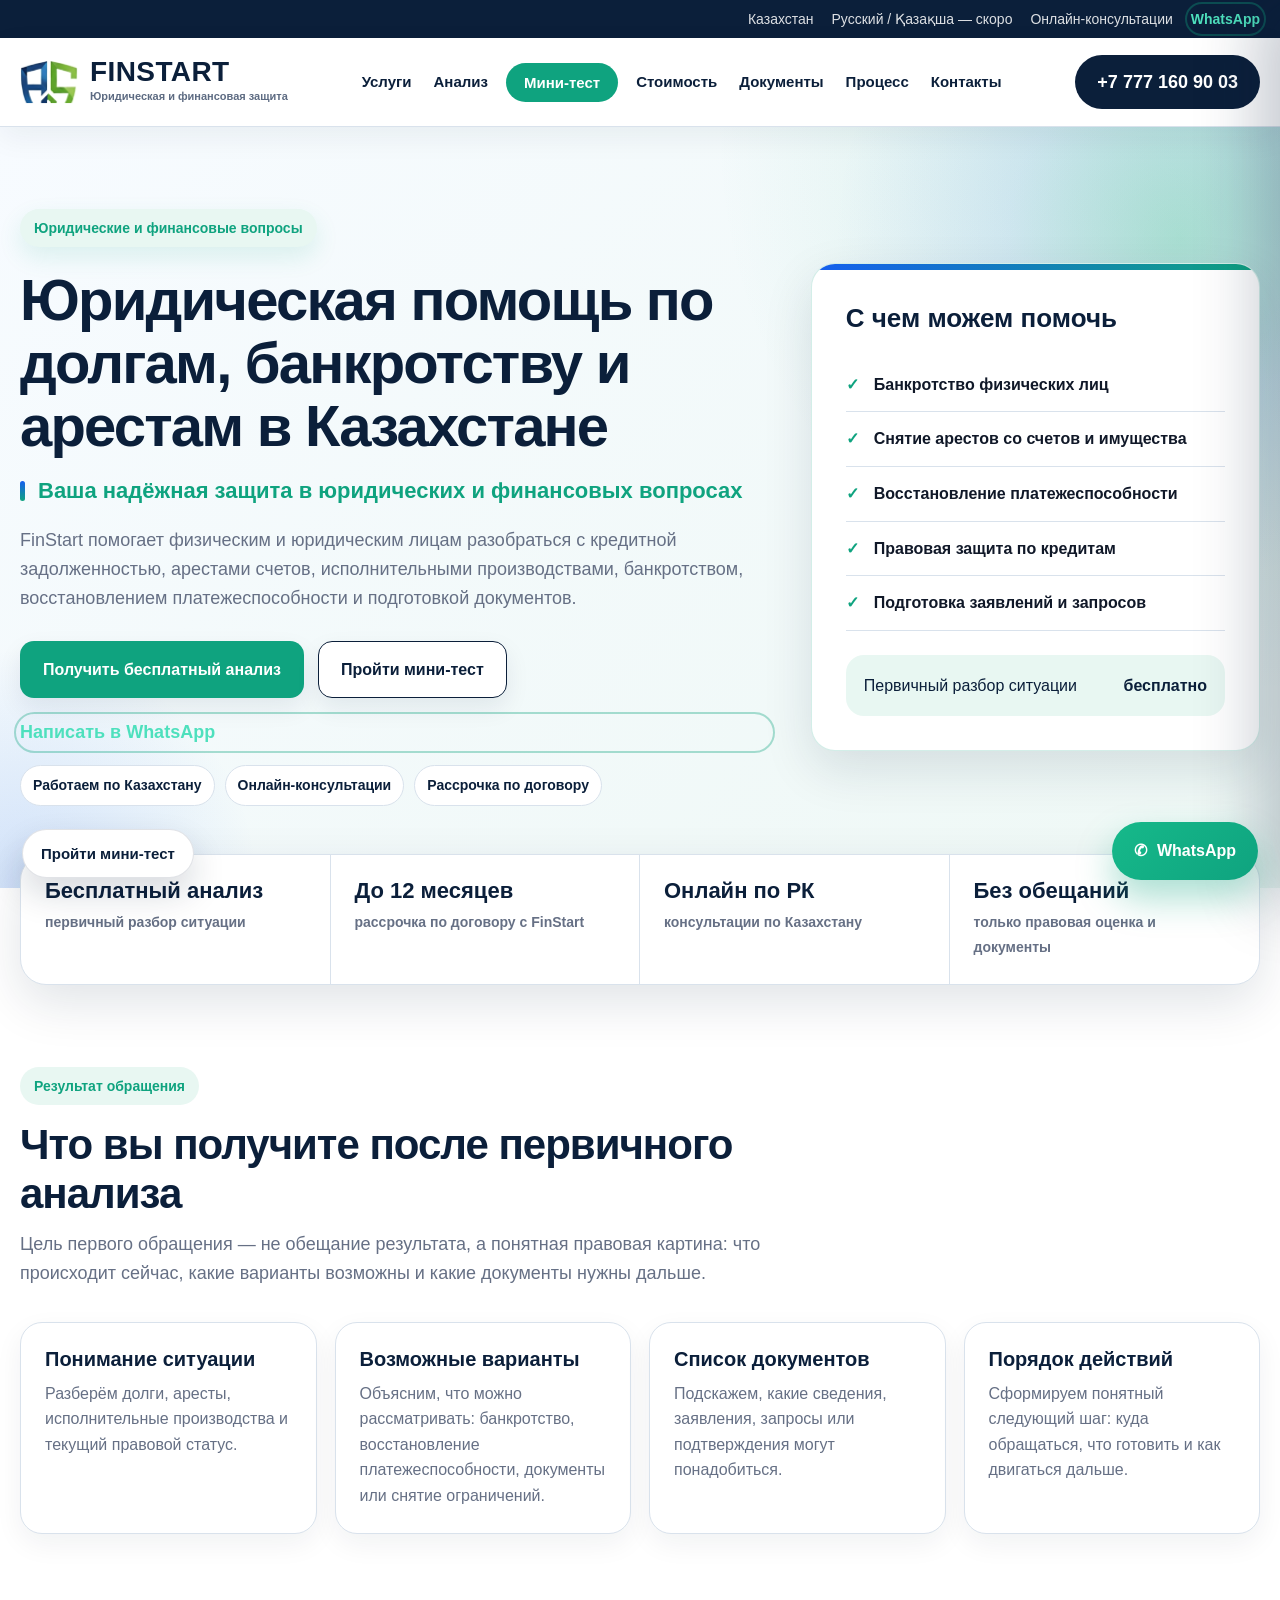
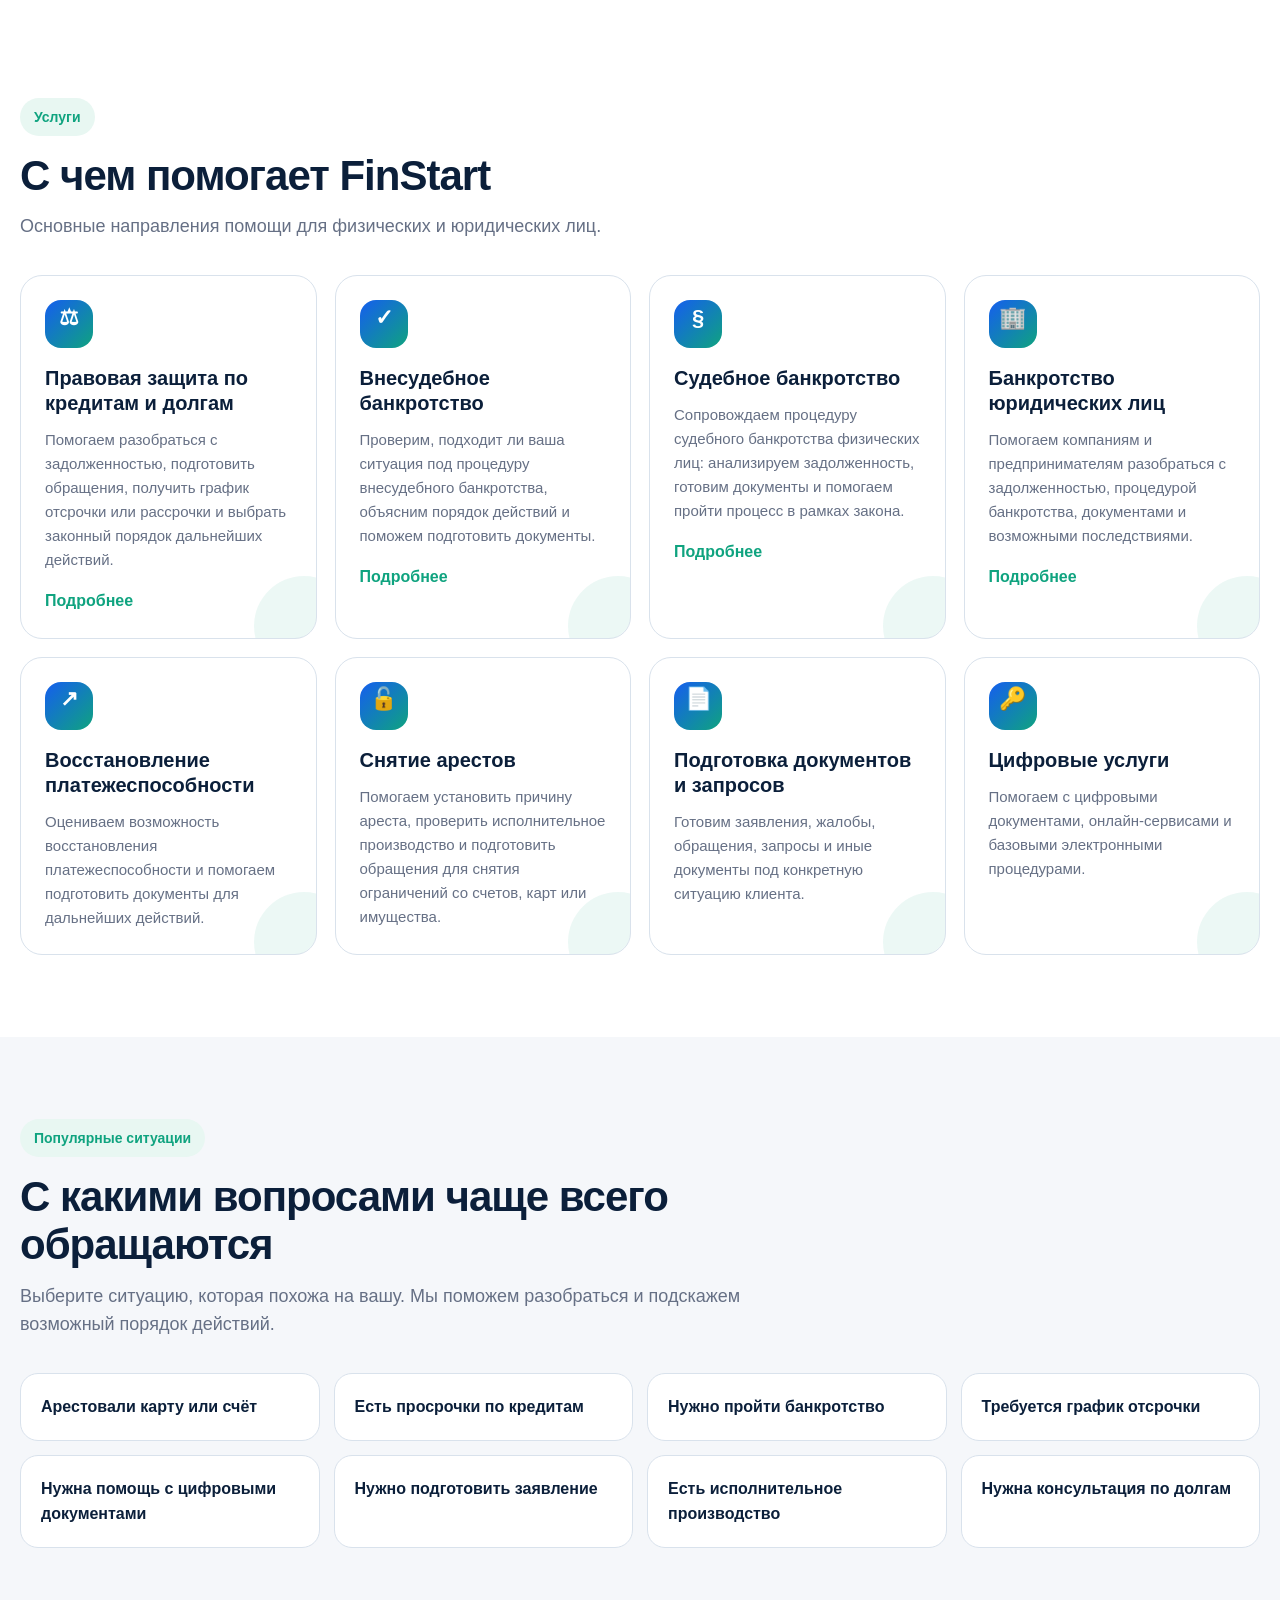
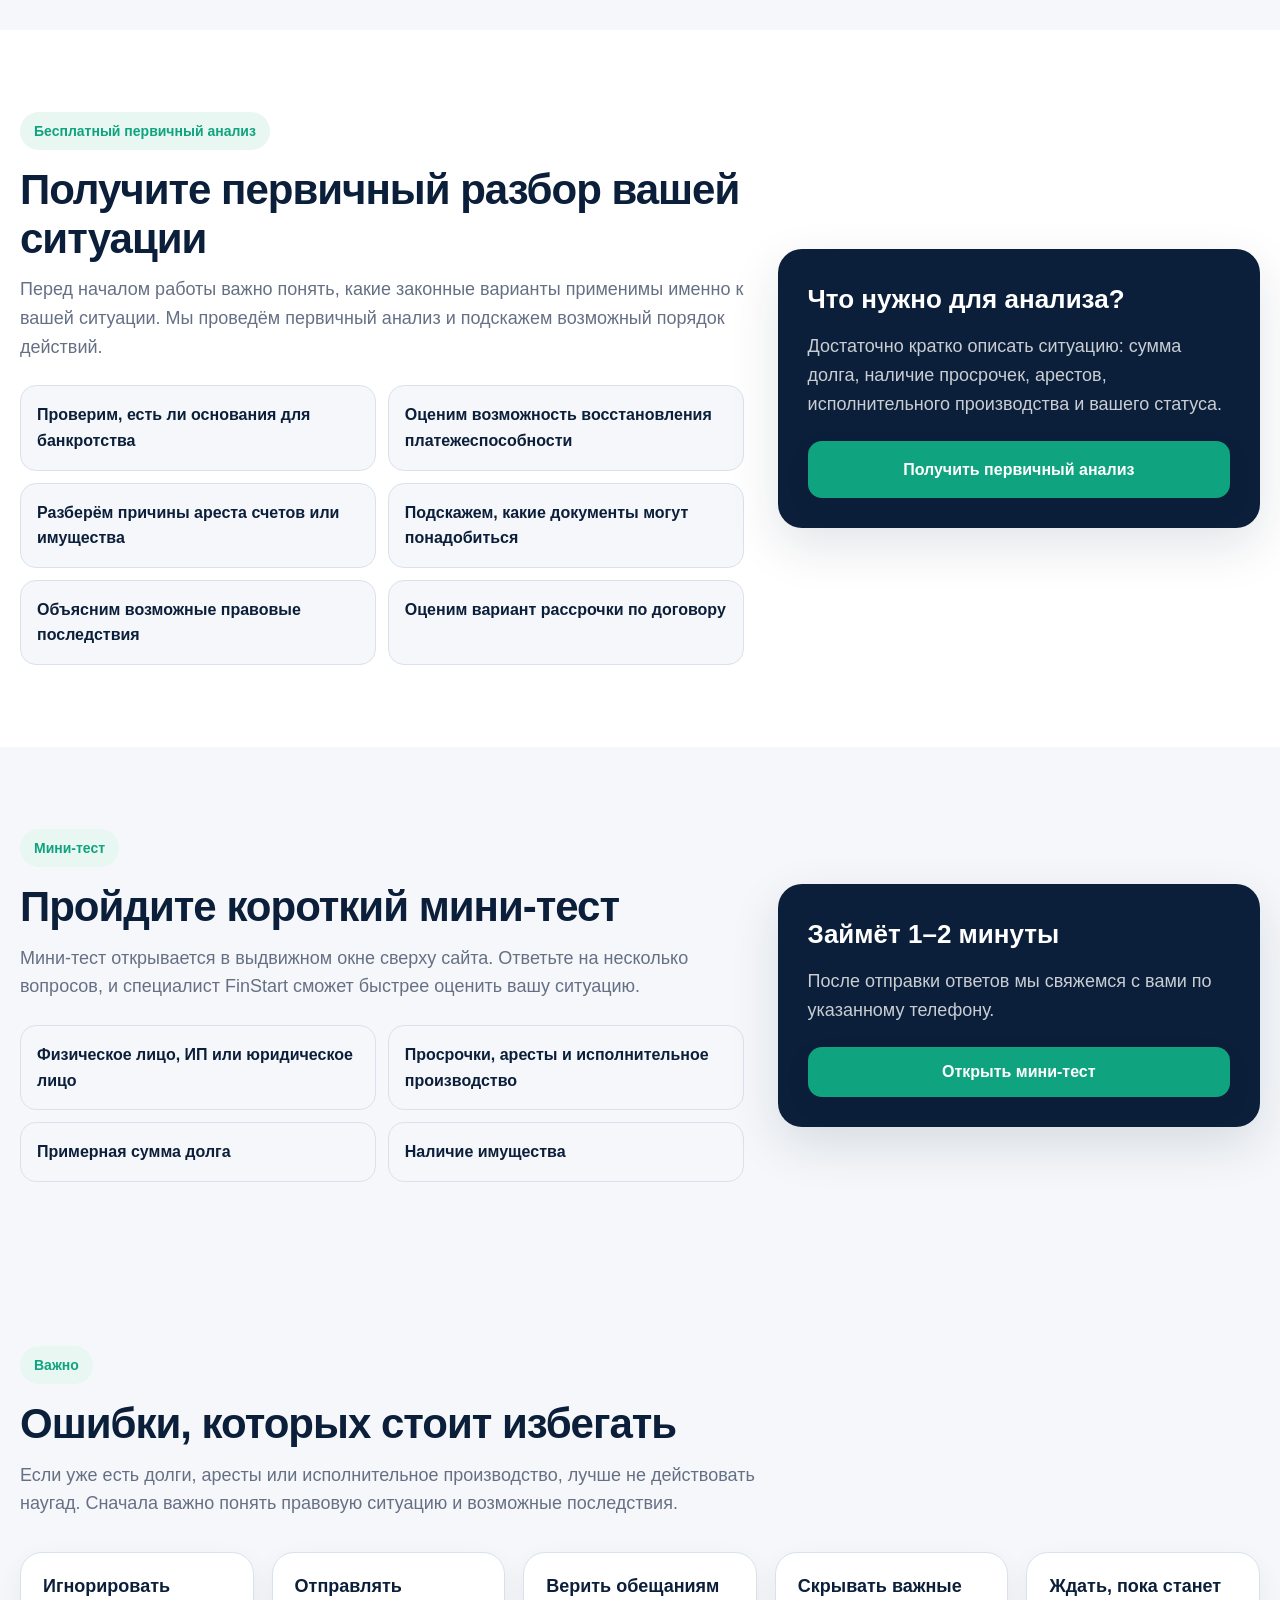
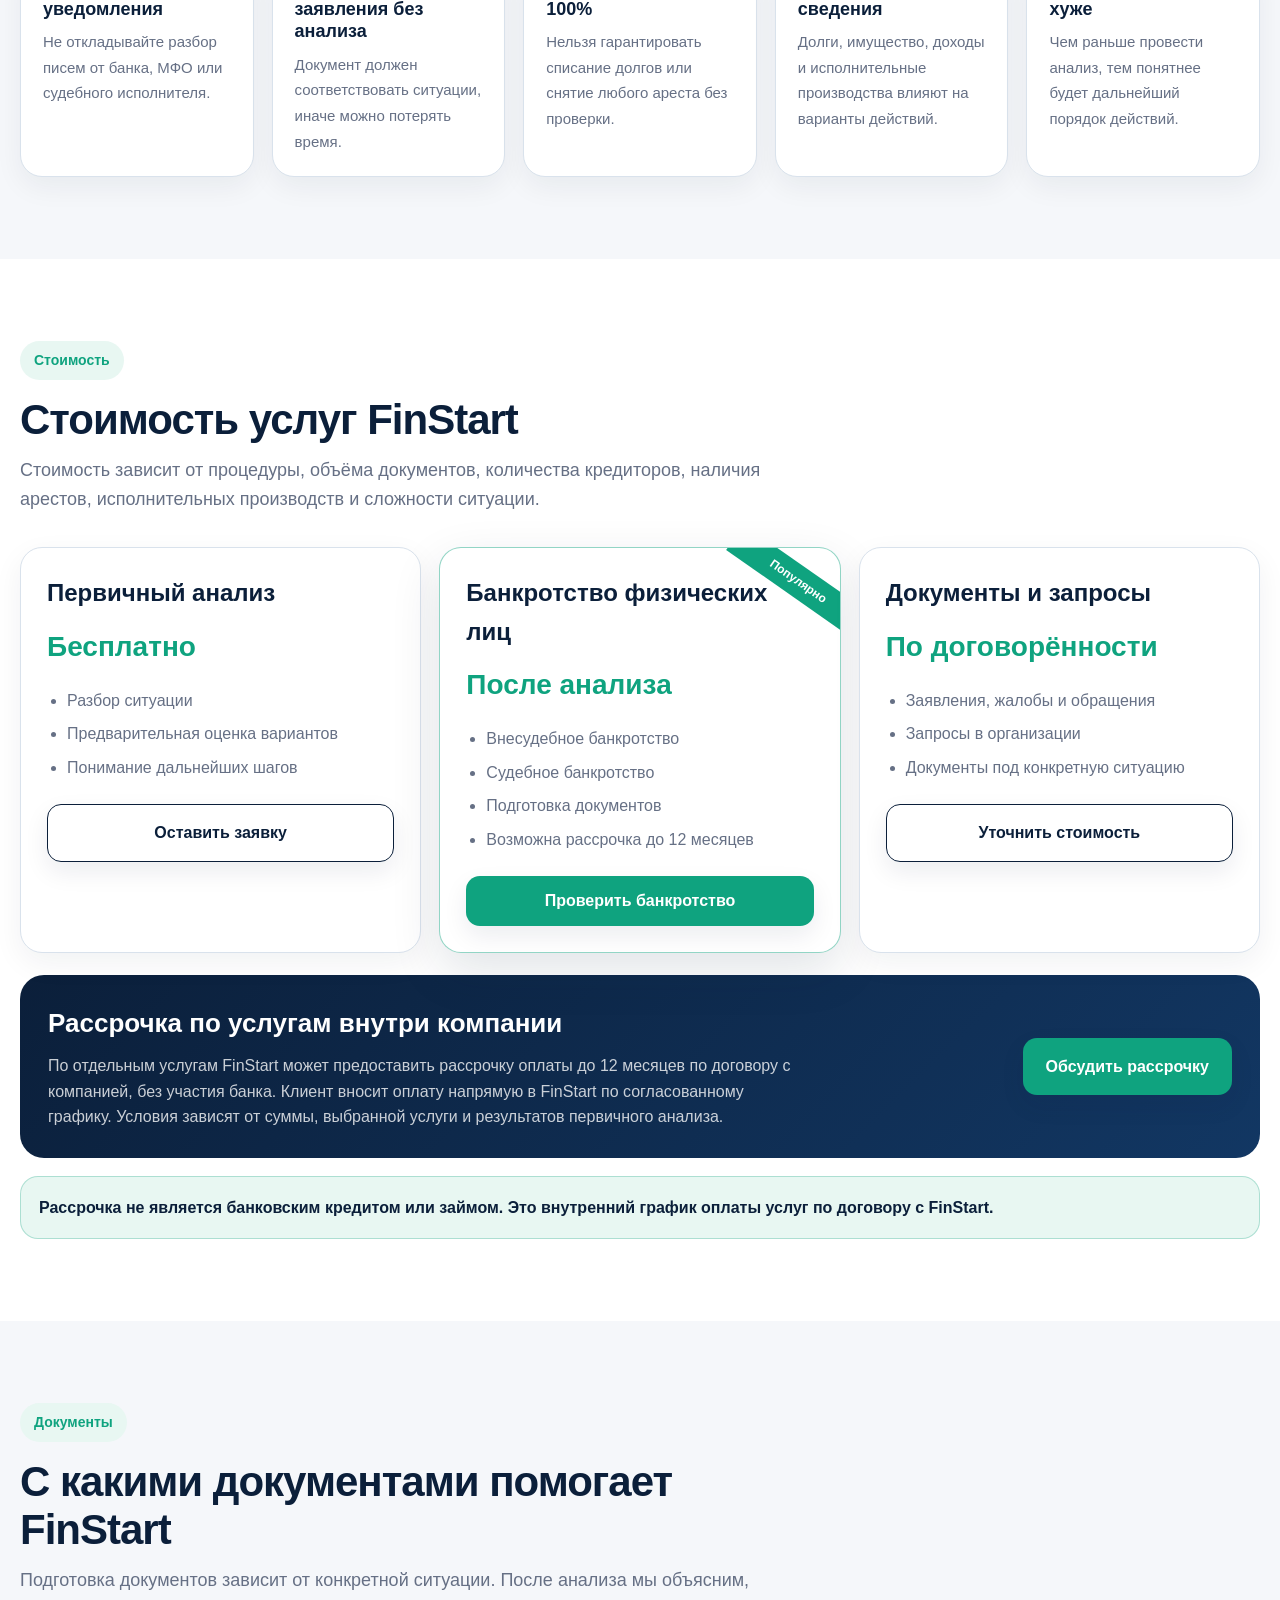
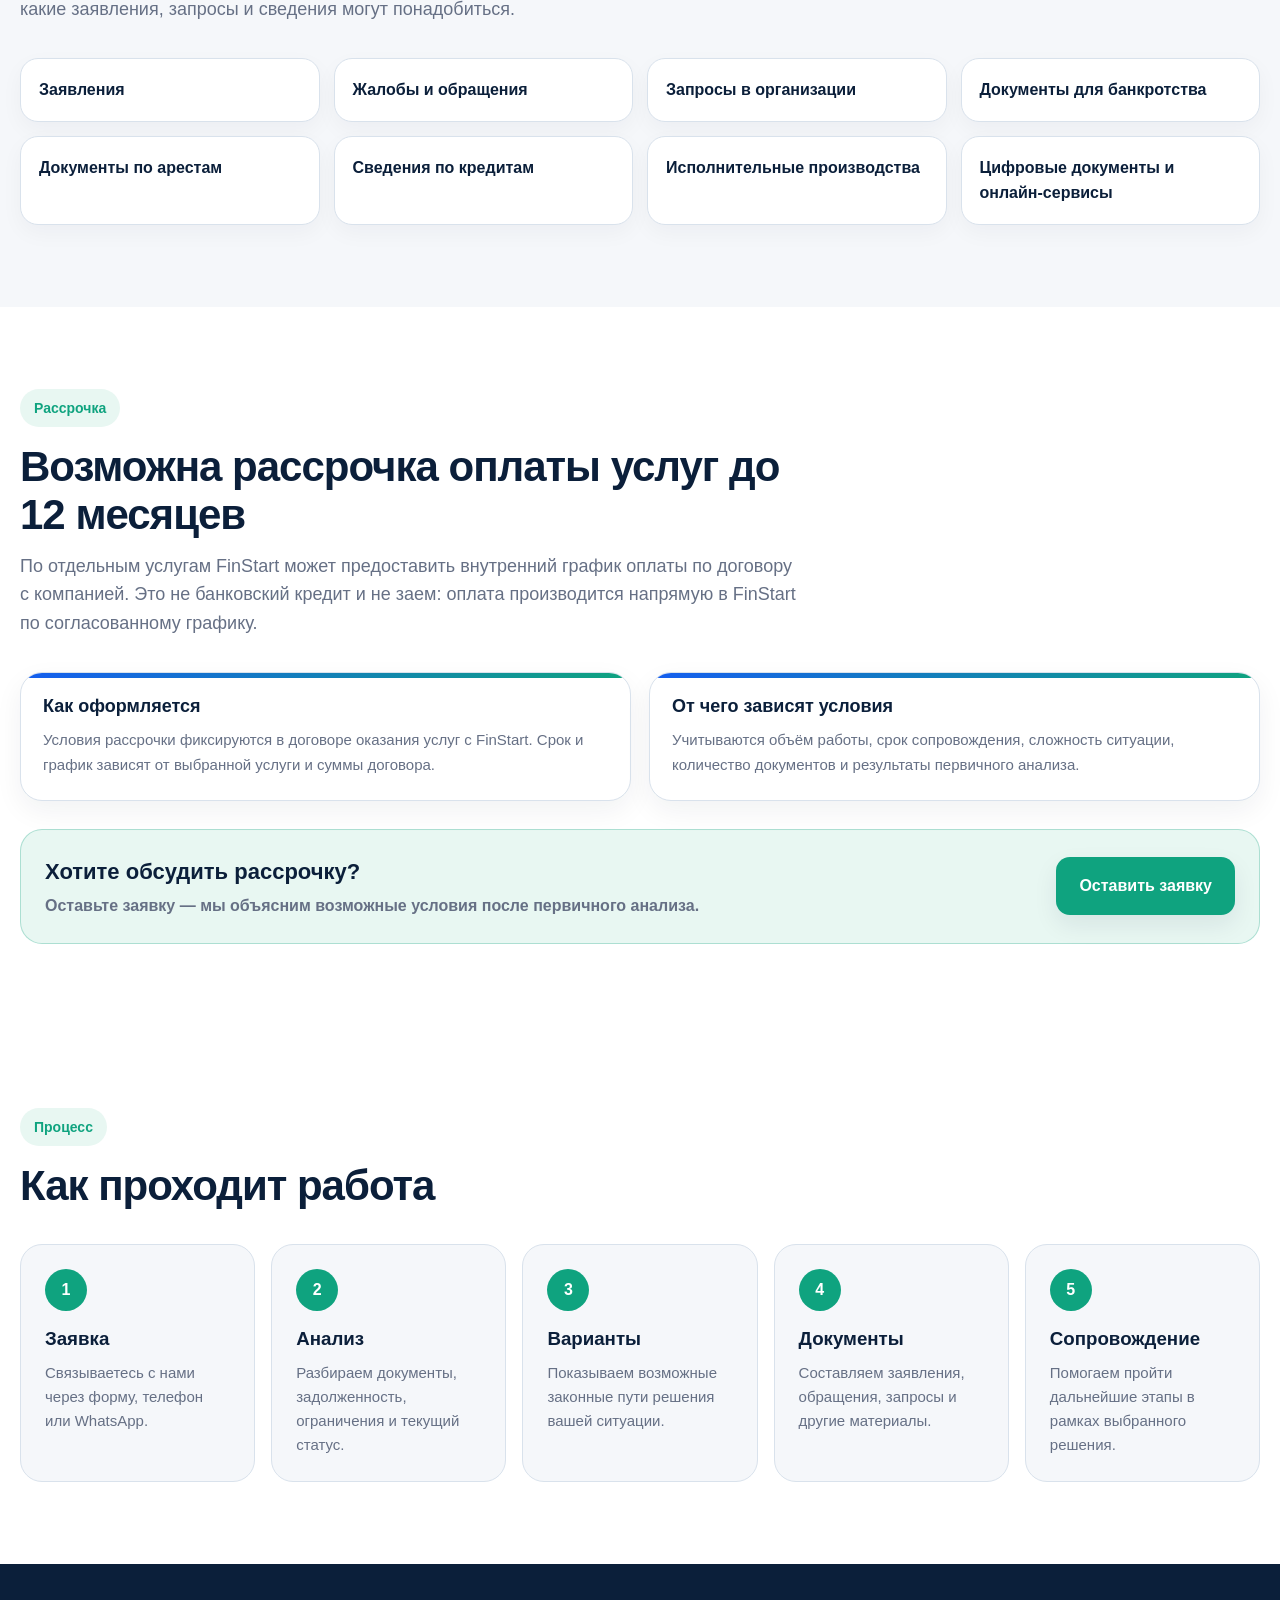
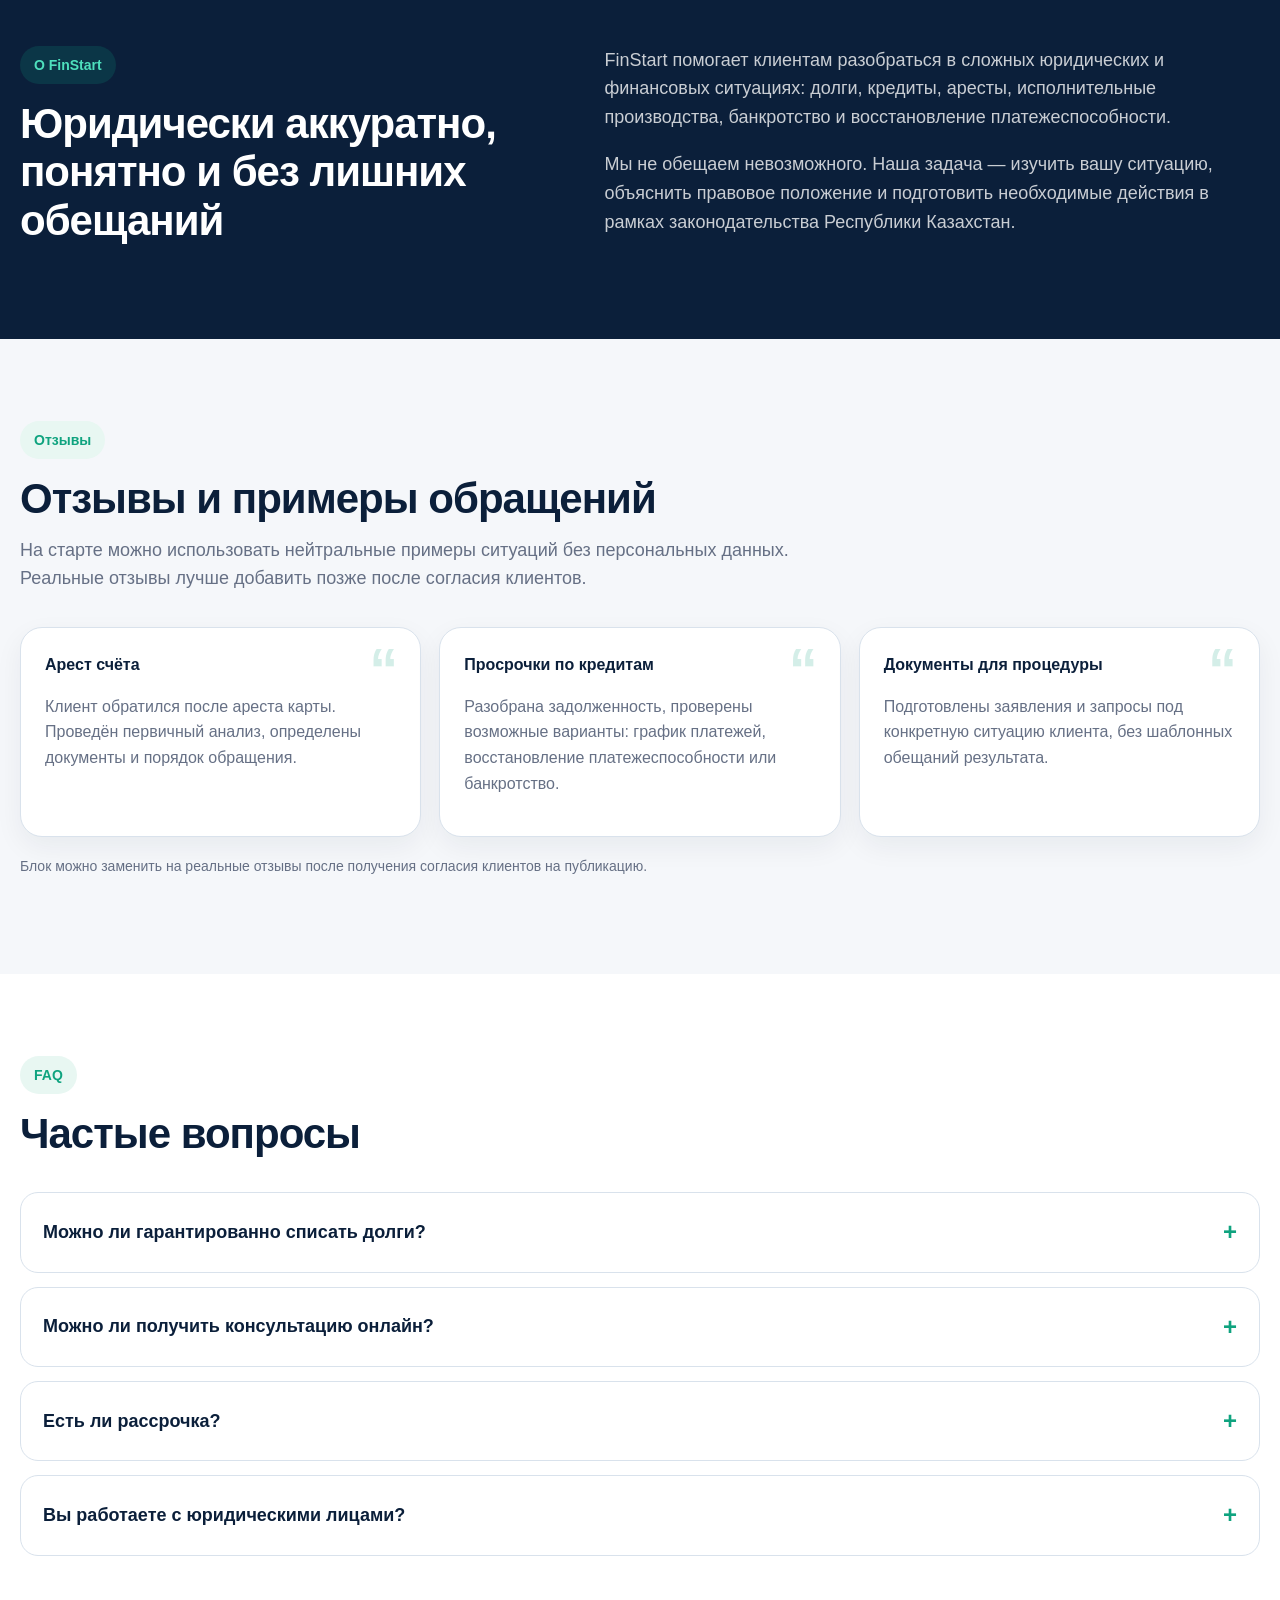
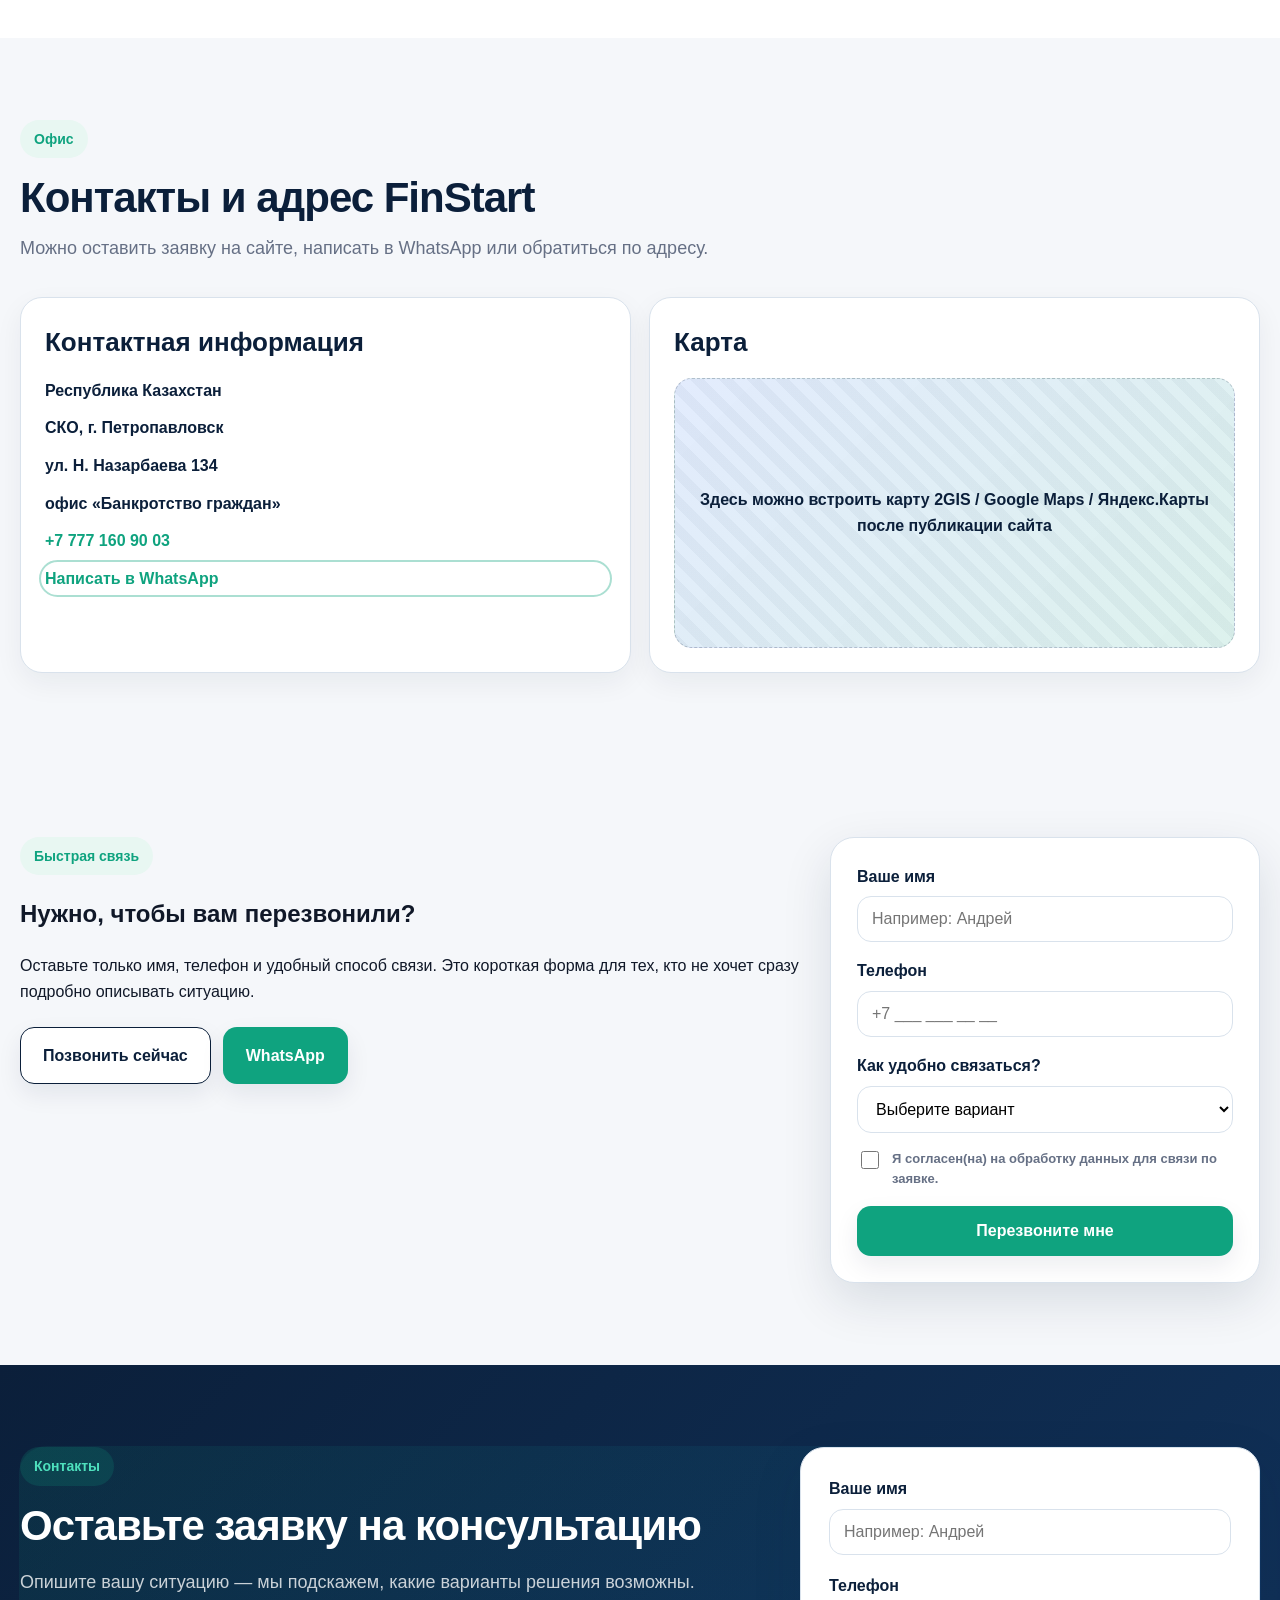
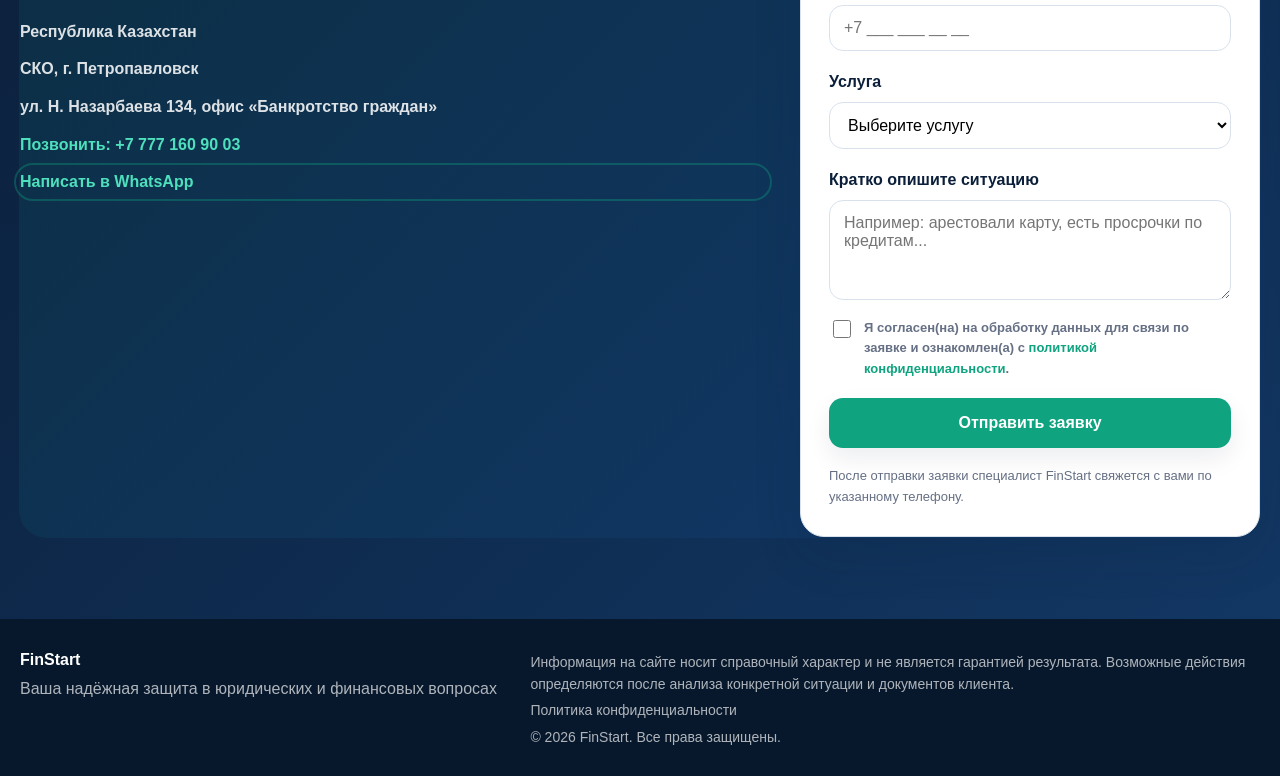
<file: index.html>
<!DOCTYPE html>
<html lang="ru">
<head>
  <meta charset="UTF-8" />
  <meta name="viewport" content="width=device-width, initial-scale=1.0" />

  <title>FinStart — юридическая помощь по долгам, банкротству и арестам в Казахстане</title>
  <meta name="description" content="FinStart — юридическая помощь по долгам, банкротству, арестам, кредитам, восстановлению платежеспособности и подготовке документов в Казахстане." />

  <link rel="icon" type="image/png" href="favicon.png" />
  <meta property="og:type" content="website" />
  <meta property="og:site_name" content="FinStart" />
  <meta property="og:image" content="img/logo-full.jpg" />
  <link rel="stylesheet" href="css/style.css" />
</head>

<body>
  <div class="top-line">
    <div class="container top-line-inner">
      <span>Казахстан</span>
      <span>Русский / Қазақша — скоро</span>
      <span>Онлайн-консультации</span>
      <a class="whatsapp-link" href="https://wa.me/77771609003" target="_blank">WhatsApp</a>
    </div>
  </div>

  <header class="site-header">
    <div class="container header-inner">
      <a href="#top" class="logo">
        <img src="img/logo-icon.png" alt="FinStart" class="logo-icon" />
        <div class="logo-text-wrap">
          <span class="logo-name" data-cms="site.brand">FINSTART</span>
          <span class="logo-sub" data-cms="site.subtitle">Юридическая и финансовая защита</span>
        </div>
      </a>

      <nav class="nav" id="nav">
        <a href="index.html#services">Услуги</a>
        <a href="index.html#analysis">Анализ</a>
        <button class="nav-button" type="button" data-open-quiz>Мини-тест</button>
        <a href="index.html#pricing">Стоимость</a>
        <a href="index.html#documents">Документы</a>
        <a href="index.html#process">Процесс</a>
        <a href="index.html#contacts">Контакты</a>
      </nav>

      <button class="menu-btn" id="menuBtn" aria-label="Открыть меню">☰</button>

      <a class="header-phone" href="tel:+77771609003"><span data-cms="contact.phone_display">+7 777 160 90 03</span></a>
    </div>
  </header>

  <main id="top">
    <section class="hero">
      <div class="container hero-grid">
        <div class="hero-content">
          <div class="badge" data-cms="hero.badge">Юридические и финансовые вопросы</div>

          <h1 data-cms="hero.title">Юридическая помощь по долгам, банкротству и арестам в Казахстане</h1>

          <p class="hero-slogan" data-cms="hero.slogan">Ваша надёжная защита в юридических и финансовых вопросах</p>

          <p class="hero-text" data-cms="hero.text">FinStart помогает физическим и юридическим лицам разобраться с кредитной задолженностью, арестами счетов, исполнительными производствами, банкротством, восстановлением платежеспособности и подготовкой документов.</p>

          <div class="hero-actions">
            <a class="btn btn-primary" href="#analysis" data-cms="hero.primary_button">Получить бесплатный анализ</a>
            <button class="btn btn-outline" type="button" data-open-quiz>Пройти мини-тест</button>
          </div>
          <div class="contact-direct" style="margin-top:-6px;margin-bottom:18px;"><a class="whatsapp-link" href="https://wa.me/77771609003" target="_blank">Написать в WhatsApp</a></div>

          <div class="hero-points">
            <span>Работаем по Казахстану</span>
            <span>Онлайн-консультации</span>
            <span>Рассрочка по договору</span>
          </div>
        </div>

        <div class="hero-card">
          <h2>С чем можем помочь</h2>
          <ul>
            <li>Банкротство физических лиц</li>
            <li>Снятие арестов со счетов и имущества</li>
            <li>Восстановление платежеспособности</li>
            <li>Правовая защита по кредитам</li>
            <li>Подготовка заявлений и запросов</li>
          </ul>
          <div class="hero-card-footer">
            <span>Первичный разбор ситуации</span>
            <strong>бесплатно</strong>
          </div>
        </div>
      </div>
    </section>

    <section class="trust-strip reveal">
      <div class="container">
        <div class="trust-grid">
          <div class="trust-item">
            <strong>Бесплатный анализ</strong>
            <span>первичный разбор ситуации</span>
          </div>
          <div class="trust-item">
            <strong>До 12 месяцев</strong>
            <span>рассрочка по договору с FinStart</span>
          </div>
          <div class="trust-item">
            <strong>Онлайн по РК</strong>
            <span>консультации по Казахстану</span>
          </div>
          <div class="trust-item">
            <strong>Без обещаний</strong>
            <span>только правовая оценка и документы</span>
          </div>
        </div>
      </div>
    </section>


    <section class="section reveal" id="result">
      <div class="container">
        <div class="section-head">
          <span class="section-label">Результат обращения</span>
          <h2>Что вы получите после первичного анализа</h2>
          <p>
            Цель первого обращения — не обещание результата, а понятная правовая картина:
            что происходит сейчас, какие варианты возможны и какие документы нужны дальше.
          </p>
        </div>

        <div class="value-grid">
          <div class="value-card">
            <strong>Понимание ситуации</strong>
            <span>Разберём долги, аресты, исполнительные производства и текущий правовой статус.</span>
          </div>
          <div class="value-card">
            <strong>Возможные варианты</strong>
            <span>Объясним, что можно рассматривать: банкротство, восстановление платежеспособности, документы или снятие ограничений.</span>
          </div>
          <div class="value-card">
            <strong>Список документов</strong>
            <span>Подскажем, какие сведения, заявления, запросы или подтверждения могут понадобиться.</span>
          </div>
          <div class="value-card">
            <strong>Порядок действий</strong>
            <span>Сформируем понятный следующий шаг: куда обращаться, что готовить и как двигаться дальше.</span>
          </div>
        </div>
      </div>
    </section>

    <section class="section reveal" id="services">
      <div class="container">
        <div class="section-head">
          <span class="section-label">Услуги</span>
          <h2>С чем помогает FinStart</h2>
          <p>Основные направления помощи для физических и юридических лиц.</p>
        </div>

        <div class="services-grid">
          <article class="service-card" data-service-card="0">
            <div class="service-icon">01</div>
            <h3 data-service-title="0">Правовая защита по кредитам и долгам</h3>
            <p><span data-service-description="0">Помогаем разобраться с задолженностью, подготовить обращения, получить график отсрочки или рассрочки и выбрать законный порядок дальнейших действий.</span></p>
            <a class="service-link" href="pravovaya-zashchita-po-kreditam.html" data-service-link="0">Подробнее</a>
          </article>

          <article class="service-card" data-service-card="1">
            <div class="service-icon">02</div>
            <h3 data-service-title="1">Внесудебное банкротство</h3>
            <p><span data-service-description="1">Проверим, подходит ли ваша ситуация под процедуру внесудебного банкротства, объясним порядок действий и поможем подготовить документы.</span></p>
            <a class="service-link" href="vnesudebnoe-bankrotstvo.html" data-service-link="1">Подробнее</a>
          </article>

          <article class="service-card" data-service-card="2">
            <div class="service-icon">03</div>
            <h3 data-service-title="2">Судебное банкротство</h3>
            <p><span data-service-description="2">Сопровождаем процедуру судебного банкротства физических лиц: анализируем задолженность, готовим документы и помогаем пройти процесс в рамках закона.</span></p>
            <a class="service-link" href="sudebnoe-bankrotstvo.html" data-service-link="2">Подробнее</a>
          </article>

          <article class="service-card" data-service-card="3">
            <div class="service-icon">04</div>
            <h3 data-service-title="3">Банкротство юридических лиц</h3>
            <p><span data-service-description="3">Помогаем компаниям и предпринимателям разобраться с задолженностью, процедурой банкротства, документами и возможными последствиями.</span></p>
            <a class="service-link" href="bankrotstvo-yuridicheskih-lic.html" data-service-link="3">Подробнее</a>
          </article>

          <article class="service-card" data-service-card="4">
            <div class="service-icon">05</div>
            <h3 data-service-title="4">Восстановление платежеспособности</h3>
            <p><span data-service-description="4">Оцениваем возможность восстановления платежеспособности и помогаем подготовить документы для дальнейших действий.</span></p>
          </article>

          <article class="service-card" data-service-card="5">
            <div class="service-icon">06</div>
            <h3 data-service-title="5">Снятие арестов</h3>
            <p><span data-service-description="5">Помогаем установить причину ареста, проверить исполнительное производство и подготовить обращения для снятия ограничений со счетов, карт или имущества.</span></p>
          </article>

          <article class="service-card" data-service-card="6">
            <div class="service-icon">07</div>
            <h3 data-service-title="6">Подготовка документов и запросов</h3>
            <p><span data-service-description="6">Готовим заявления, жалобы, обращения, запросы и иные документы под конкретную ситуацию клиента.</span></p>
          </article>

          <article class="service-card" data-service-card="7">
            <div class="service-icon">08</div>
            <h3 data-service-title="7">Цифровые услуги</h3>
            <p><span data-service-description="7">Помогаем с цифровыми документами, онлайн-сервисами и базовыми электронными процедурами.</span></p>
          </article>
        </div>
      </div>
    </section>

    <section class="section section-soft" id="situations">
      <div class="container">
        <div class="section-head">
          <span class="section-label">Популярные ситуации</span>
          <h2>С какими вопросами чаще всего обращаются</h2>
          <p>Выберите ситуацию, которая похожа на вашу. Мы поможем разобраться и подскажем возможный порядок действий.</p>
        </div>

        <div class="problem-grid">
          <div class="problem-item">Арестовали карту или счёт</div>
          <div class="problem-item">Есть просрочки по кредитам</div>
          <div class="problem-item">Нужно пройти банкротство</div>
          <div class="problem-item">Требуется график отсрочки</div>
          <div class="problem-item">Нужна помощь с цифровыми документами</div>
          <div class="problem-item">Нужно подготовить заявление</div>
          <div class="problem-item">Есть исполнительное производство</div>
          <div class="problem-item">Нужна консультация по долгам</div>
        </div>
      </div>
    </section>

    <section class="section reveal" id="analysis">
      <div class="container analysis-box">
        <div>
          <span class="section-label">Бесплатный первичный анализ</span>
          <h2>Получите первичный разбор вашей ситуации</h2>
          <p>
            Перед началом работы важно понять, какие законные варианты применимы именно к вашей ситуации.
            Мы проведём первичный анализ и подскажем возможный порядок действий.
          </p>

          <div class="analysis-list">
            <div>Проверим, есть ли основания для банкротства</div>
            <div>Оценим возможность восстановления платежеспособности</div>
            <div>Разберём причины ареста счетов или имущества</div>
            <div>Подскажем, какие документы могут понадобиться</div>
            <div>Объясним возможные правовые последствия</div>
            <div>Оценим вариант рассрочки по договору</div>
          </div>
        </div>

        <div class="analysis-card">
          <h3>Что нужно для анализа?</h3>
          <p>
            Достаточно кратко описать ситуацию: сумма долга, наличие просрочек,
            арестов, исполнительного производства и вашего статуса.
          </p>
          <a class="btn btn-primary full" href="#contacts">Получить первичный анализ</a>
        </div>
      </div>
    </section>

    <section class="section section-soft" id="test">
      <div class="container analysis-box">
        <div>
          <span class="section-label">Мини-тест</span>
          <h2>Пройдите короткий мини-тест</h2>
          <p>
            Мини-тест открывается в выдвижном окне сверху сайта. Ответьте на несколько вопросов,
            и специалист FinStart сможет быстрее оценить вашу ситуацию.
          </p>
          <div class="analysis-list">
            <div>Физическое лицо, ИП или юридическое лицо</div>
            <div>Просрочки, аресты и исполнительное производство</div>
            <div>Примерная сумма долга</div>
            <div>Наличие имущества</div>
          </div>
        </div>

        <div class="analysis-card">
          <h3>Займёт 1–2 минуты</h3>
          <p>После отправки ответов мы свяжемся с вами по указанному телефону.</p>
          <button class="btn btn-primary full" type="button" data-open-quiz>Открыть мини-тест</button>
        </div>
      </div>
    </section>


    <section class="section section-soft reveal" id="mistakes">
      <div class="container">
        <div class="section-head">
          <span class="section-label">Важно</span>
          <h2>Ошибки, которых стоит избегать</h2>
          <p>
            Если уже есть долги, аресты или исполнительное производство, лучше не действовать наугад.
            Сначала важно понять правовую ситуацию и возможные последствия.
          </p>
        </div>

        <div class="mistakes-grid">
          <div class="mistake-card">
            <strong>Игнорировать уведомления</strong>
            <span>Не откладывайте разбор писем от банка, МФО или судебного исполнителя.</span>
          </div>
          <div class="mistake-card">
            <strong>Отправлять заявления без анализа</strong>
            <span>Документ должен соответствовать ситуации, иначе можно потерять время.</span>
          </div>
          <div class="mistake-card">
            <strong>Верить обещаниям 100%</strong>
            <span>Нельзя гарантировать списание долгов или снятие любого ареста без проверки.</span>
          </div>
          <div class="mistake-card">
            <strong>Скрывать важные сведения</strong>
            <span>Долги, имущество, доходы и исполнительные производства влияют на варианты действий.</span>
          </div>
          <div class="mistake-card">
            <strong>Ждать, пока станет хуже</strong>
            <span>Чем раньше провести анализ, тем понятнее будет дальнейший порядок действий.</span>
          </div>
        </div>
      </div>
    </section>

    <section class="section reveal" id="pricing">
      <div class="container">
        <div class="section-head">
          <span class="section-label">Стоимость</span>
          <h2>Стоимость услуг FinStart</h2>
          <p>
            Стоимость зависит от процедуры, объёма документов, количества кредиторов,
            наличия арестов, исполнительных производств и сложности ситуации.
          </p>
        </div>

        <div class="pricing-grid">
          <article class="price-card">
            <h3 data-price-title="0">Первичный анализ</h3>
            <p class="price" data-price-value="0">Бесплатно</p>
            <ul data-price-items="0">
              <li>Разбор ситуации</li>
              <li>Предварительная оценка вариантов</li>
              <li>Понимание дальнейших шагов</li>
            </ul>
            <a class="btn btn-outline full" href="#contacts">Оставить заявку</a>
          </article>

          <article class="price-card featured">
            <h3 data-price-title="1">Банкротство физических лиц</h3>
            <p class="price" data-price-value="1">После анализа</p>
            <ul data-price-items="1">
              <li>Внесудебное банкротство</li>
              <li>Судебное банкротство</li>
              <li>Подготовка документов</li>
              <li>Возможна рассрочка до 12 месяцев</li>
            </ul>
            <button class="btn btn-primary full" type="button" data-open-quiz>Проверить банкротство</button>
          </article>

          <article class="price-card">
            <h3 data-price-title="2">Документы и запросы</h3>
            <p class="price" data-price-value="2">По договорённости</p>
            <ul data-price-items="2">
              <li>Заявления, жалобы и обращения</li>
              <li>Запросы в организации</li>
              <li>Документы под конкретную ситуацию</li>
            </ul>
            <a class="btn btn-outline full" href="#contacts">Уточнить стоимость</a>
          </article>
        </div>

        <div class="installment-box">
          <div>
            <h3 data-cms="installment.title">Рассрочка по услугам внутри компании</h3>
            <p data-cms="installment.text">По отдельным услугам FinStart может предоставить рассрочку оплаты до 12 месяцев по договору с компанией, без участия банка. Клиент вносит оплату напрямую в FinStart по согласованному графику. Условия зависят от суммы, выбранной услуги и результатов первичного анализа.</p>
          </div>
          <a class="btn btn-primary" href="#contacts">Обсудить рассрочку</a>
        </div>

        <div class="installment-note" data-cms="installment.note">Рассрочка не является банковским кредитом или займом. Это внутренний график оплаты услуг по договору с FinStart.</div>
      </div>
    </section>


    <section class="section section-soft" id="documents">
      <div class="container">
        <div class="section-head">
          <span class="section-label">Документы</span>
          <h2>С какими документами помогает FinStart</h2>
          <p>
            Подготовка документов зависит от конкретной ситуации. После анализа мы объясним,
            какие заявления, запросы и сведения могут понадобиться.
          </p>
        </div>

        <div class="documents-grid">
          <div class="document-item">Заявления</div>
          <div class="document-item">Жалобы и обращения</div>
          <div class="document-item">Запросы в организации</div>
          <div class="document-item">Документы для банкротства</div>
          <div class="document-item">Документы по арестам</div>
          <div class="document-item">Сведения по кредитам</div>
          <div class="document-item">Исполнительные производства</div>
          <div class="document-item">Цифровые документы и онлайн-сервисы</div>
        </div>
      </div>
    </section>


    <section class="section reveal" id="installment">
      <div class="container">
        <div class="section-head">
          <span class="section-label">Рассрочка</span>
          <h2>Возможна рассрочка оплаты услуг до 12 месяцев</h2>
          <p>
            По отдельным услугам FinStart может предоставить внутренний график оплаты по договору с компанией.
            Это не банковский кредит и не заем: оплата производится напрямую в FinStart по согласованному графику.
          </p>
        </div>

        <div class="installment-detail-grid">
          <div class="installment-detail-card">
            <strong>Как оформляется</strong>
            <span>Условия рассрочки фиксируются в договоре оказания услуг с FinStart. Срок и график зависят от выбранной услуги и суммы договора.</span>
          </div>
          <div class="installment-detail-card">
            <strong>От чего зависят условия</strong>
            <span>Учитываются объём работы, срок сопровождения, сложность ситуации, количество документов и результаты первичного анализа.</span>
          </div>
        </div>

        <div class="small-cta">
          <div>
            <strong>Хотите обсудить рассрочку?</strong>
            <span>Оставьте заявку — мы объясним возможные условия после первичного анализа.</span>
          </div>
          <a class="btn btn-primary" href="#contacts">Оставить заявку</a>
        </div>
      </div>
    </section>

    <section class="section reveal" id="process">
      <div class="container">
        <div class="section-head">
          <span class="section-label">Процесс</span>
          <h2>Как проходит работа</h2>
        </div>

        <div class="steps">
          <div class="step"><span>1</span><h3>Заявка</h3><p>Связываетесь с нами через форму, телефон или WhatsApp.</p></div>
          <div class="step"><span>2</span><h3>Анализ</h3><p>Разбираем документы, задолженность, ограничения и текущий статус.</p></div>
          <div class="step"><span>3</span><h3>Варианты</h3><p>Показываем возможные законные пути решения вашей ситуации.</p></div>
          <div class="step"><span>4</span><h3>Документы</h3><p>Составляем заявления, обращения, запросы и другие материалы.</p></div>
          <div class="step"><span>5</span><h3>Сопровождение</h3><p>Помогаем пройти дальнейшие этапы в рамках выбранного решения.</p></div>
        </div>
      </div>
    </section>

    <section class="section section-dark" id="about">
      <div class="container about-grid">
        <div>
          <span class="section-label green">О FinStart</span>
          <h2>Юридически аккуратно, понятно и без лишних обещаний</h2>
        </div>

        <div>
          <p>
            FinStart помогает клиентам разобраться в сложных юридических и финансовых ситуациях:
            долги, кредиты, аресты, исполнительные производства, банкротство и восстановление платежеспособности.
          </p>

          <p>
            Мы не обещаем невозможного. Наша задача — изучить вашу ситуацию,
            объяснить правовое положение и подготовить необходимые действия в рамках законодательства Республики Казахстан.
          </p>
        </div>
      </div>
    </section>


    <section class="section section-soft" id="reviews">
      <div class="container">
        <div class="section-head">
          <span class="section-label">Отзывы</span>
          <h2>Отзывы и примеры обращений</h2>
          <p>
            На старте можно использовать нейтральные примеры ситуаций без персональных данных.
            Реальные отзывы лучше добавить позже после согласия клиентов.
          </p>
        </div>

        <div class="review-grid">
          <div class="review-card">
            <strong>Арест счёта</strong>
            <p>Клиент обратился после ареста карты. Проведён первичный анализ, определены документы и порядок обращения.</p>
          </div>
          <div class="review-card">
            <strong>Просрочки по кредитам</strong>
            <p>Разобрана задолженность, проверены возможные варианты: график платежей, восстановление платежеспособности или банкротство.</p>
          </div>
          <div class="review-card">
            <strong>Документы для процедуры</strong>
            <p>Подготовлены заявления и запросы под конкретную ситуацию клиента, без шаблонных обещаний результата.</p>
          </div>
        </div>

        <p class="review-note">
          Блок можно заменить на реальные отзывы после получения согласия клиентов на публикацию.
        </p>
      </div>
    </section>

    <section class="section reveal" id="faq">
      <div class="container">
        <div class="section-head">
          <span class="section-label">FAQ</span>
          <h2>Частые вопросы</h2>
        </div>

        <div class="faq-list">
          <details>
            <summary>Можно ли гарантированно списать долги?</summary>
            <p>Нет. Любая ситуация требует юридической оценки. Мы проверяем основания, документы и объясняем возможные законные варианты.</p>
          </details>

          <details>
            <summary>Можно ли получить консультацию онлайн?</summary>
            <p>Да. Вы можете описать ситуацию дистанционно, а дальнейшие действия согласовать по телефону или WhatsApp.</p>
          </details>

          <details>
            <summary>Есть ли рассрочка?</summary>
            <p>По отдельным услугам возможна рассрочка внутри компании по договору с FinStart, без участия банка. Условия обсуждаются индивидуально.</p>
          </details>

          <details>
            <summary>Вы работаете с юридическими лицами?</summary>
            <p>Да. В перечне услуг есть банкротство юридических лиц и помощь по документам для бизнеса.</p>
          </details>
        </div>
      </div>
    </section>


    <section class="section section-soft" id="office">
      <div class="container">
        <div class="section-head">
          <span class="section-label">Офис</span>
          <h2>Контакты и адрес FinStart</h2>
          <p>Можно оставить заявку на сайте, написать в WhatsApp или обратиться по адресу.</p>
        </div>

        <div class="office-grid">
          <div class="office-card">
            <h3>Контактная информация</h3>
            <div class="office-list">
              <div data-cms="contact.address_line_1">Республика Казахстан</div>
              <div data-cms="contact.address_line_2">СКО, г. Петропавловск</div>
              <div data-cms="contact.address_line_3">ул. Н. Назарбаева 134</div>
              <div data-cms="contact.address_line_4">офис «Банкротство граждан»</div>
              <a href="tel:+77771609003"><span data-cms="contact.phone_display">+7 777 160 90 03</span></a>
              <a class="whatsapp-link" href="https://wa.me/77771609003" target="_blank">Написать в WhatsApp</a>
            </div>
          </div>

          <div class="map-card">
            <h3>Карта</h3>
            <div class="map-placeholder">
              Здесь можно встроить карту 2GIS / Google Maps / Яндекс.Карты после публикации сайта
            </div>
          </div>
        </div>
      </div>
    </section>


    <section class="section section-soft reveal" id="callback">
      <div class="container callback-grid">
        <div>
          <span class="section-label">Быстрая связь</span>
          <h2>Нужно, чтобы вам перезвонили?</h2>
          <p>
            Оставьте только имя, телефон и удобный способ связи. Это короткая форма для тех,
            кто не хочет сразу подробно описывать ситуацию.
          </p>

          <div class="mini-cta-row">
            <a class="btn btn-outline" href="tel:+77771609003">Позвонить сейчас</a>
            <a class="btn btn-primary" href="https://wa.me/77771609003" target="_blank">WhatsApp</a>
          </div>
        </div>

        <form class="callback-form" action="send.php" method="POST">
          <input type="text" name="website" class="hidden-field" tabindex="-1" autocomplete="off" />
          <input type="hidden" name="form_type" value="Перезвоните мне" />
          <input type="hidden" name="service" value="Перезвоните мне" />

          <label>
            Ваше имя
            <input type="text" name="name" placeholder="Например: Андрей" required />
          </label>

          <label>
            Телефон
            <input type="tel" name="phone" placeholder="+7 ___ ___ __ __" required />
          </label>

          <label>
            Как удобно связаться?
            <select name="message" required>
              <option value="">Выберите вариант</option>
              <option value="Позвонить">Позвонить</option>
              <option value="WhatsApp">WhatsApp</option>
              <option value="Telegram">Telegram</option>
            </select>
          </label>

          <label class="consent-row">
            <input type="checkbox" name="consent" value="Да" required />
            <span>Я согласен(на) на обработку данных для связи по заявке.</span>
          </label>

          <button type="submit" class="btn btn-primary full">Перезвоните мне</button>
        </form>
      </div>
    </section>

    <div id="custom-blocks"></div>

    <section class="section cta" id="contacts">
      <div class="container cta-box">
        <div>
          <span class="section-label green">Контакты</span>
          <h2>Оставьте заявку на консультацию</h2>
          <p>Опишите вашу ситуацию — мы подскажем, какие варианты решения возможны.</p>

          <div class="contacts-list">
            <div data-cms="contact.address_line_1">Республика Казахстан</div>
            <div data-cms="contact.address_line_2">СКО, г. Петропавловск</div>
            <div>ул. Н. Назарбаева 134, офис «Банкротство граждан»</div>
            <a href="tel:+77771609003">Позвонить: +7 777 160 90 03</a>
            <a class="whatsapp-link" href="https://wa.me/77771609003" target="_blank">Написать в WhatsApp</a>
          </div>
        </div>

        <form class="lead-form" action="send.php" method="POST">
          <div id="successAlert" class="success-alert">Заявка отправлена. Мы свяжемся с вами в ближайшее время.</div>

          <input type="text" name="website" class="hidden-field" tabindex="-1" autocomplete="off" />
          <input type="hidden" name="form_type" value="Основная форма" />

          <label>
            Ваше имя
            <input type="text" name="name" placeholder="Например: Андрей" required />
          </label>

          <label>
            Телефон
            <input type="tel" name="phone" placeholder="+7 ___ ___ __ __" required />
          </label>

          <label>
            Услуга
            <select name="service" required>
              <option value="">Выберите услугу</option>
              <option value="Правовая защита по кредитам и долгам">Правовая защита по кредитам и долгам</option>
              <option value="Внесудебное банкротство">Внесудебное банкротство</option>
              <option value="Судебное банкротство">Судебное банкротство</option>
              <option value="Банкротство юридических лиц">Банкротство юридических лиц</option>
              <option value="Восстановление платежеспособности">Восстановление платежеспособности</option>
              <option value="Снятие арестов">Снятие арестов</option>
              <option value="Подготовка документов и запросов">Подготовка документов и запросов</option>
              <option value="Цифровые услуги">Цифровые услуги</option>
              <option value="Другое">Другое</option>
            </select>
          </label>

          <label>
            Кратко опишите ситуацию
            <textarea name="message" rows="4" placeholder="Например: арестовали карту, есть просрочки по кредитам..."></textarea>
          </label>

          <label class="consent-row">
            <input type="checkbox" name="consent" value="Да" required />
            <span>Я согласен(на) на обработку данных для связи по заявке и ознакомлен(а) с <a href="privacy.html">политикой конфиденциальности</a>.</span>
          </label>

          <button type="submit" class="btn btn-primary full">Отправить заявку</button>

          <p class="form-note">
            После отправки заявки специалист FinStart свяжется с вами по указанному телефону.
          </p>
        </form>
      </div>
    </section>
  </main>

  <div class="quiz-drawer-overlay" id="quizDrawerOverlay" data-close-quiz></div>

  <aside class="quiz-drawer" id="quizDrawer" aria-label="Мини-тест FinStart">
    <div class="quiz-drawer-head">
      <div>
        <h2>Мини-тест FinStart</h2>
        <p>Ответьте на вопросы — мы подскажем возможный порядок действий.</p>
      </div>
      <button class="drawer-close" type="button" data-close-quiz aria-label="Закрыть">×</button>
    </div>

    <div class="quiz-drawer-body">
      <form class="quiz-form" action="send.php" method="POST">
        <input type="text" name="website" class="hidden-field" tabindex="-1" autocomplete="off" />
        <input type="hidden" name="form_type" value="Мини-тест" />

        <div class="quiz-grid">
          <label>
            Кто обращается?
            <select name="client_type" required>
              <option value="">Выберите вариант</option>
              <option value="Физическое лицо">Физическое лицо</option>
              <option value="Юридическое лицо">Юридическое лицо</option>
              <option value="ИП">ИП</option>
            </select>
          </label>

          <label>
            Что для вас сейчас важнее?
            <select name="priority" required>
              <option value="">Выберите вариант</option>
              <option value="Снять арест">Снять арест</option>
              <option value="Разобраться с долгами">Разобраться с долгами</option>
              <option value="Проверить банкротство">Проверить банкротство</option>
              <option value="Получить рассрочку оплаты услуг">Получить рассрочку оплаты услуг</option>
              <option value="Подготовить документы">Подготовить документы</option>
              <option value="Цифровые документы и онлайн-сервисы">Цифровые документы и онлайн-сервисы</option>
            </select>
          </label>

          <label>
            Есть ли просрочки по кредитам?
            <select name="has_overdue" required>
              <option value="">Выберите вариант</option>
              <option value="Да">Да</option>
              <option value="Нет">Нет</option>
              <option value="Не знаю">Не знаю</option>
            </select>
          </label>

          <label>
            Есть ли аресты счетов или карт?
            <select name="has_arrest" required>
              <option value="">Выберите вариант</option>
              <option value="Да">Да</option>
              <option value="Нет">Нет</option>
              <option value="Не знаю">Не знаю</option>
            </select>
          </label>

          <label>
            Есть ли исполнительное производство?
            <select name="has_enforcement" required>
              <option value="">Выберите вариант</option>
              <option value="Да">Да</option>
              <option value="Нет">Нет</option>
              <option value="Не знаю">Не знаю</option>
            </select>
          </label>

          <label>
            Примерная сумма долга
            <select name="debt_amount" required>
              <option value="">Выберите вариант</option>
              <option value="Менее 500 000 ₸">Менее 500 000 ₸</option>
              <option value="Менее 6 920 000 ₸">Менее 6 920 000 ₸</option>
              <option value="Более 6 920 000 ₸">Более 6 920 000 ₸</option>
              <option value="Не знаю точно">Не знаю точно</option>
            </select>
          </label>

          <label>
            Есть ли имущество?
            <select name="has_property" required>
              <option value="">Выберите вариант</option>
              <option value="Да">Да</option>
              <option value="Нет">Нет</option>
              <option value="Не знаю">Не знаю</option>
            </select>
          </label>

          <label>
            Ваше имя
            <input type="text" name="name" placeholder="Например: Андрей" required />
          </label>

          <label>
            Телефон
            <input type="tel" name="phone" placeholder="+7 ___ ___ __ __" required />
          </label>
        </div>

        <label>
          Дополнительная информация
          <textarea name="message" rows="4" placeholder="Кратко опишите ситуацию"></textarea>
        </label>

        <label class="consent-row">
          <input type="checkbox" name="quiz_consent" value="Да" required />
          <span>Я согласен(на) на обработку данных для связи по заявке.</span>
        </label>

        <button type="submit" class="btn btn-primary full">Отправить мини-тест</button>

        <p class="form-note">
          Ответы не являются юридическим заключением. Точный порядок действий определяется после анализа документов.
        </p>
      </form>
    </div>
  </aside>

  <footer class="site-footer">
    <div class="container footer-inner">
      <div>
        <strong>FinStart</strong>
        <p>Ваша надёжная защита в юридических и финансовых вопросах</p>
      </div>

      <div class="footer-disclaimer">
        <p>
          Информация на сайте носит справочный характер и не является гарантией результата.
          Возможные действия определяются после анализа конкретной ситуации и документов клиента.
        </p>
        <p>
          <a href="privacy.html">Политика конфиденциальности</a>
        </p>
        <p>© 2026 FinStart. Все права защищены.</p>
      </div>
    </div>
  </footer>

  <button class="floating-test" type="button" data-open-quiz>Пройти мини-тест</button>

  <a class="fixed-whatsapp" href="https://wa.me/77771609003" target="_blank"><i>✆</i><span>WhatsApp</span></a>

  <script src="js/cms.js"></script>
  <script src="js/main.js"></script>
</body>
</html>
</file>
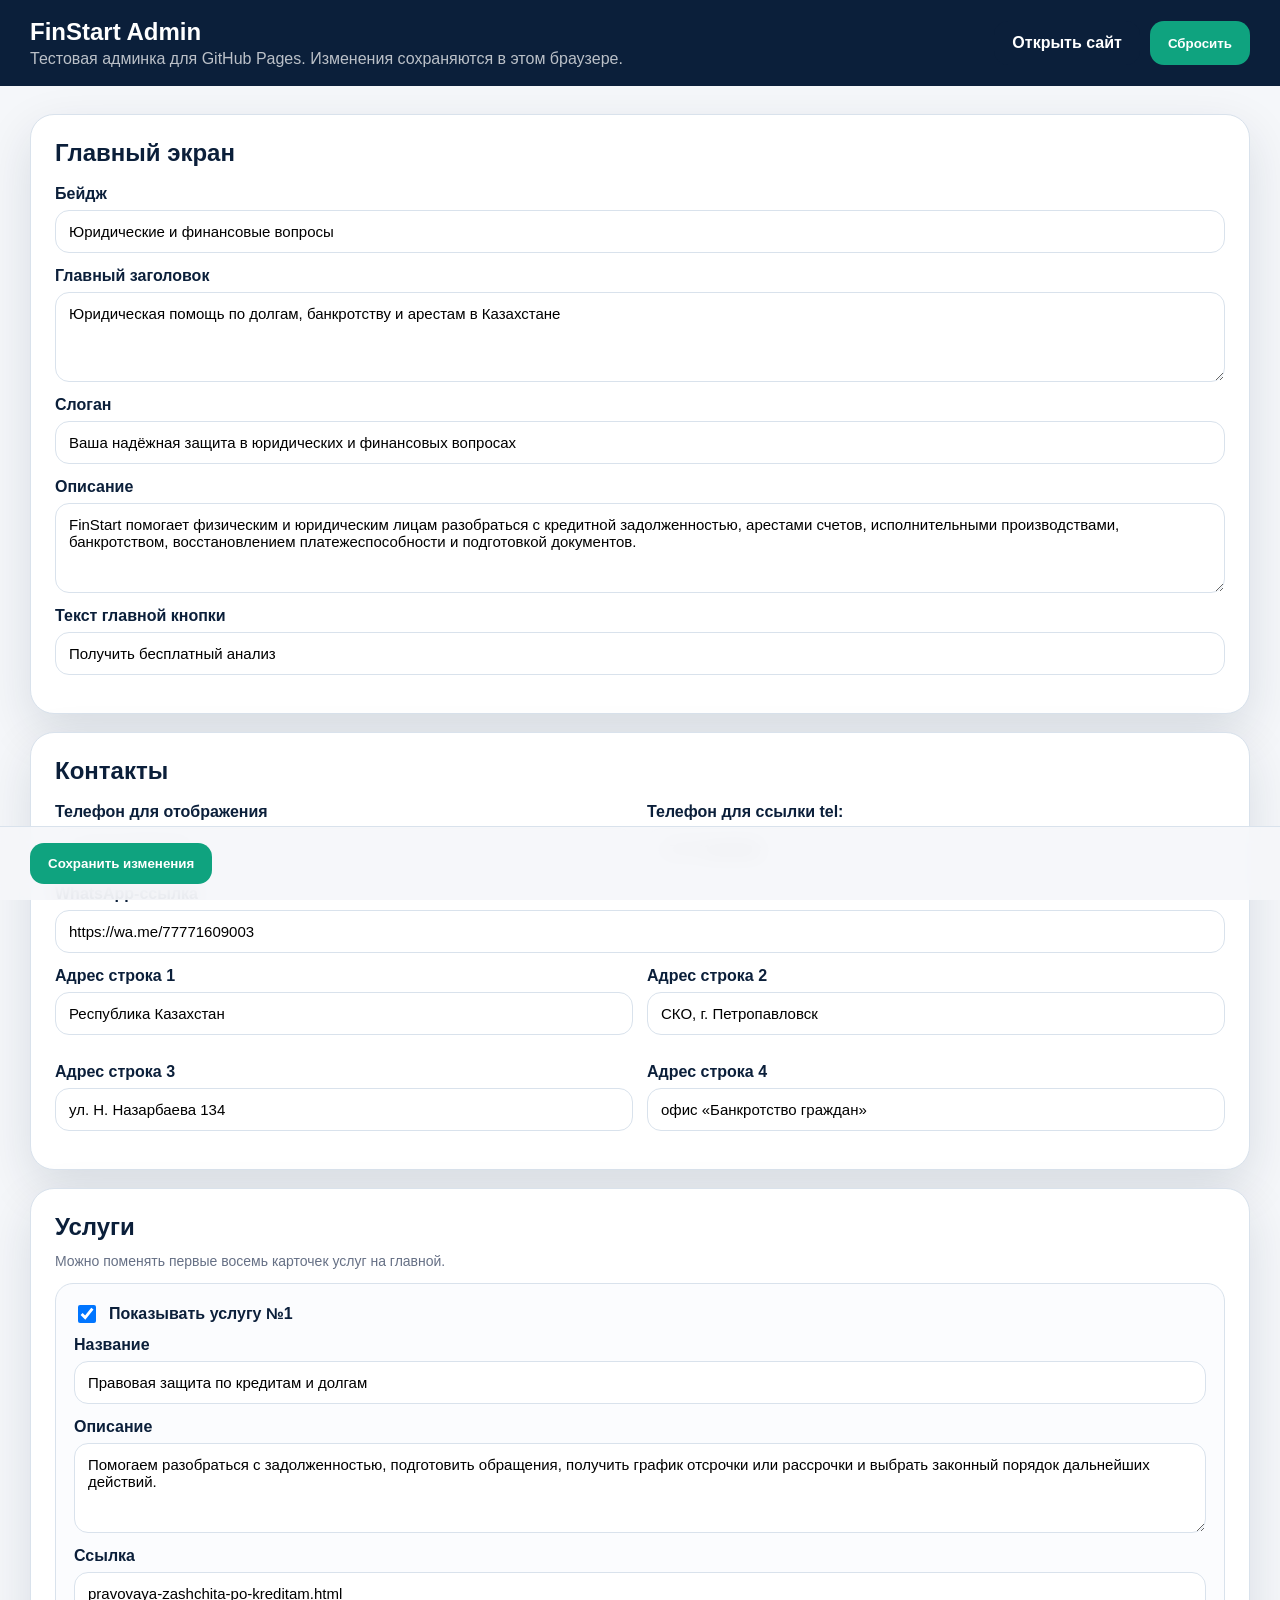
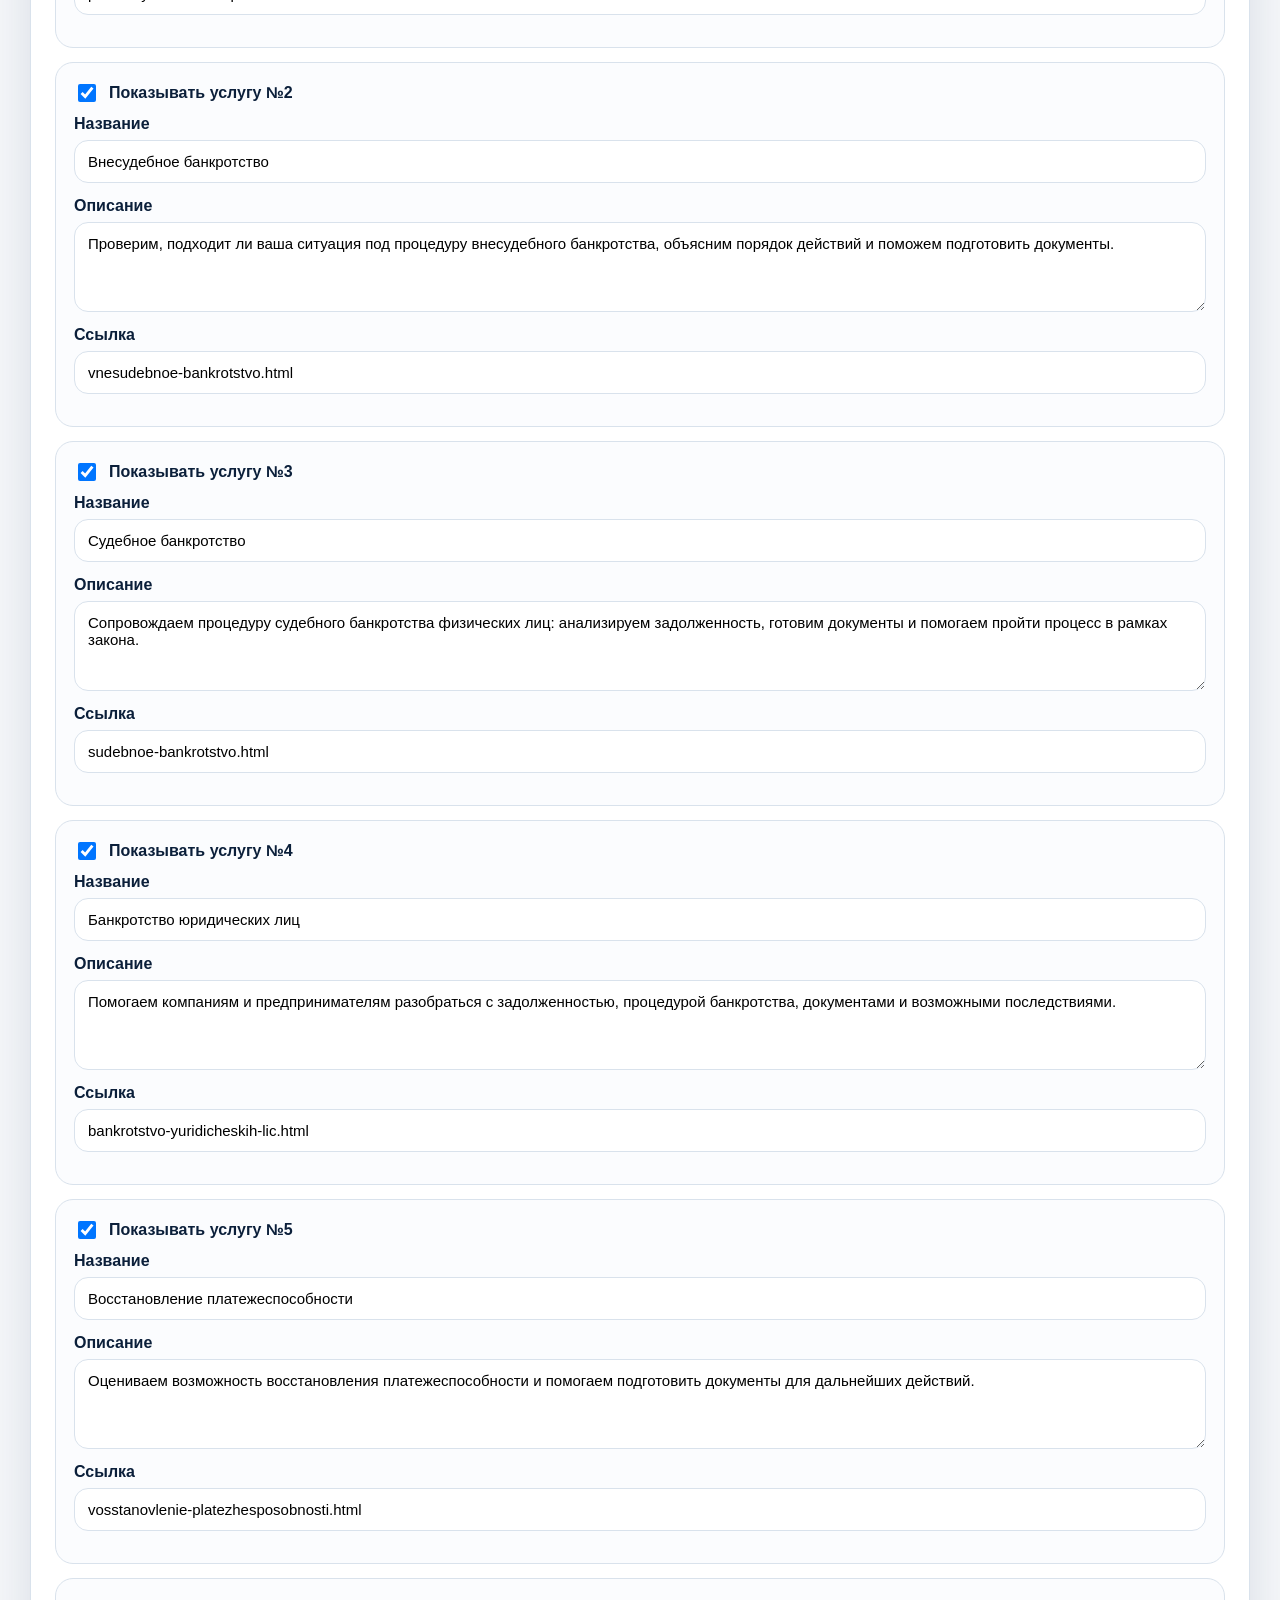
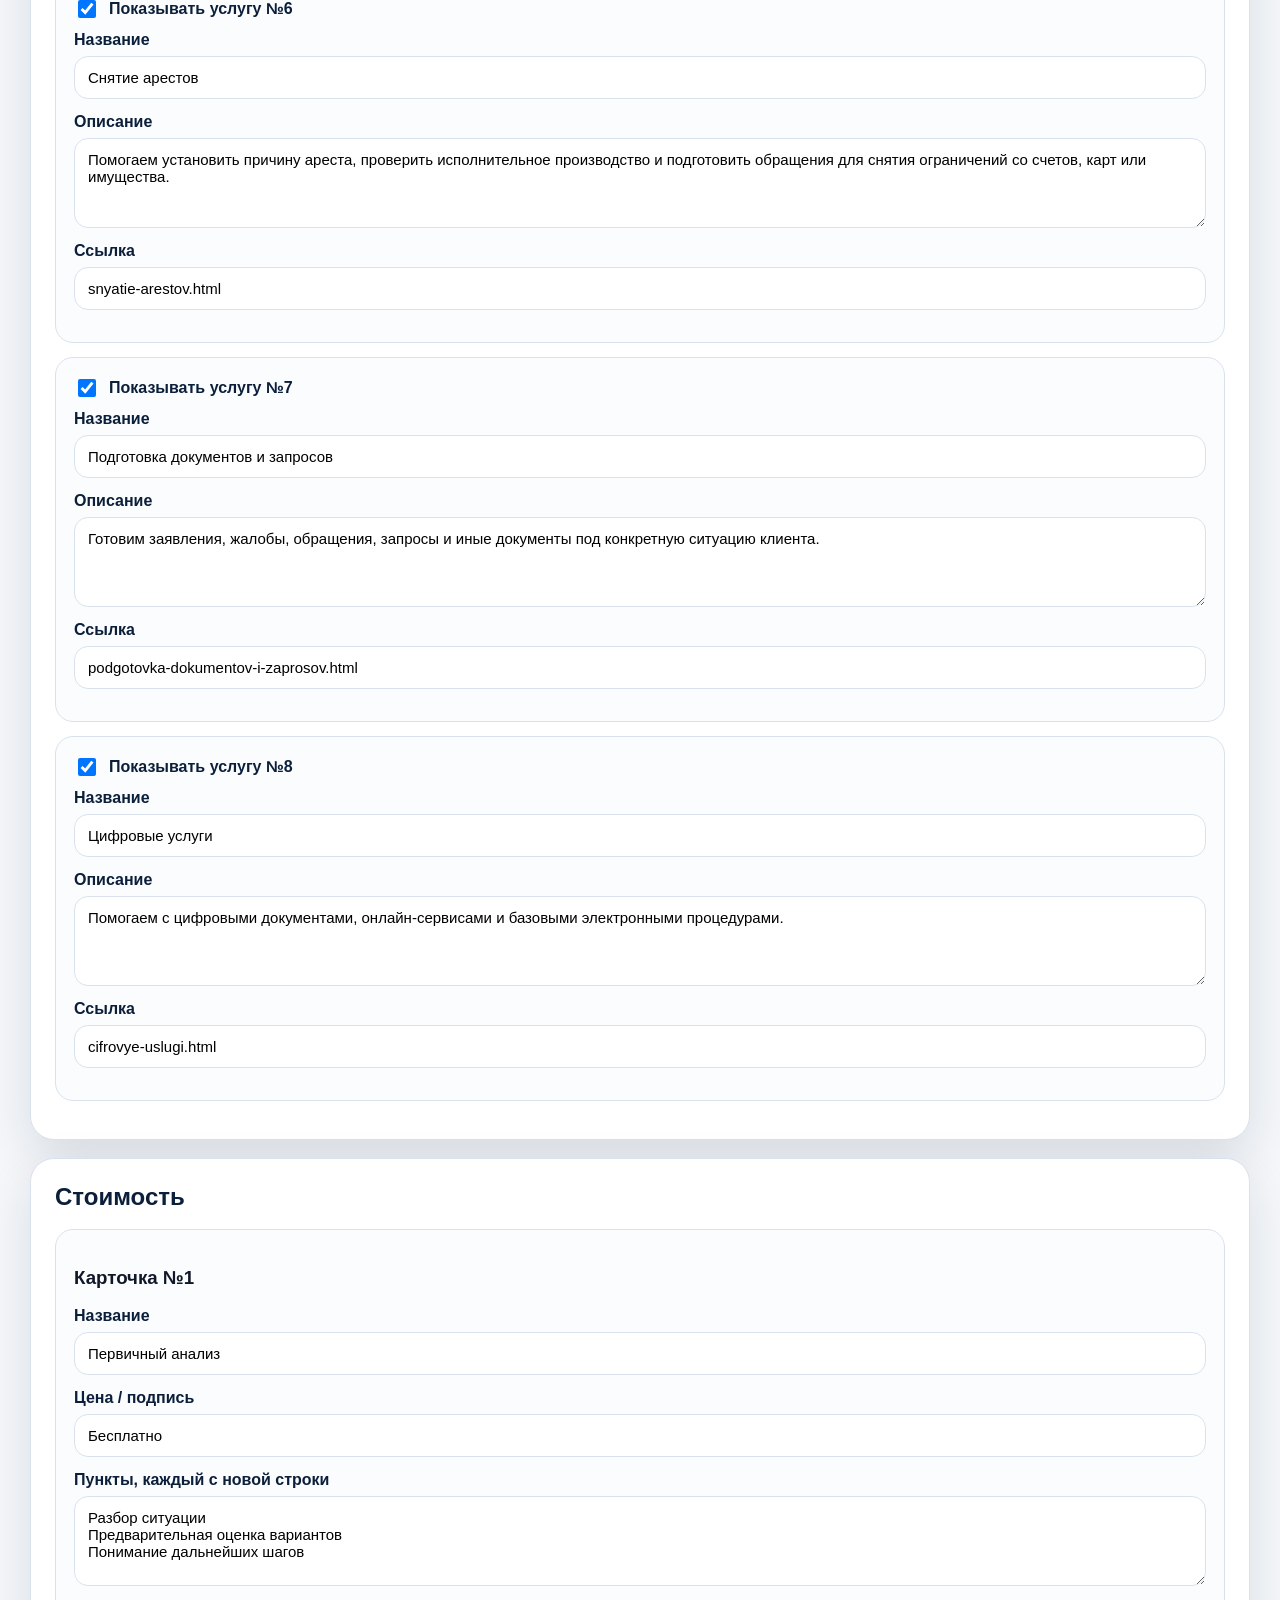
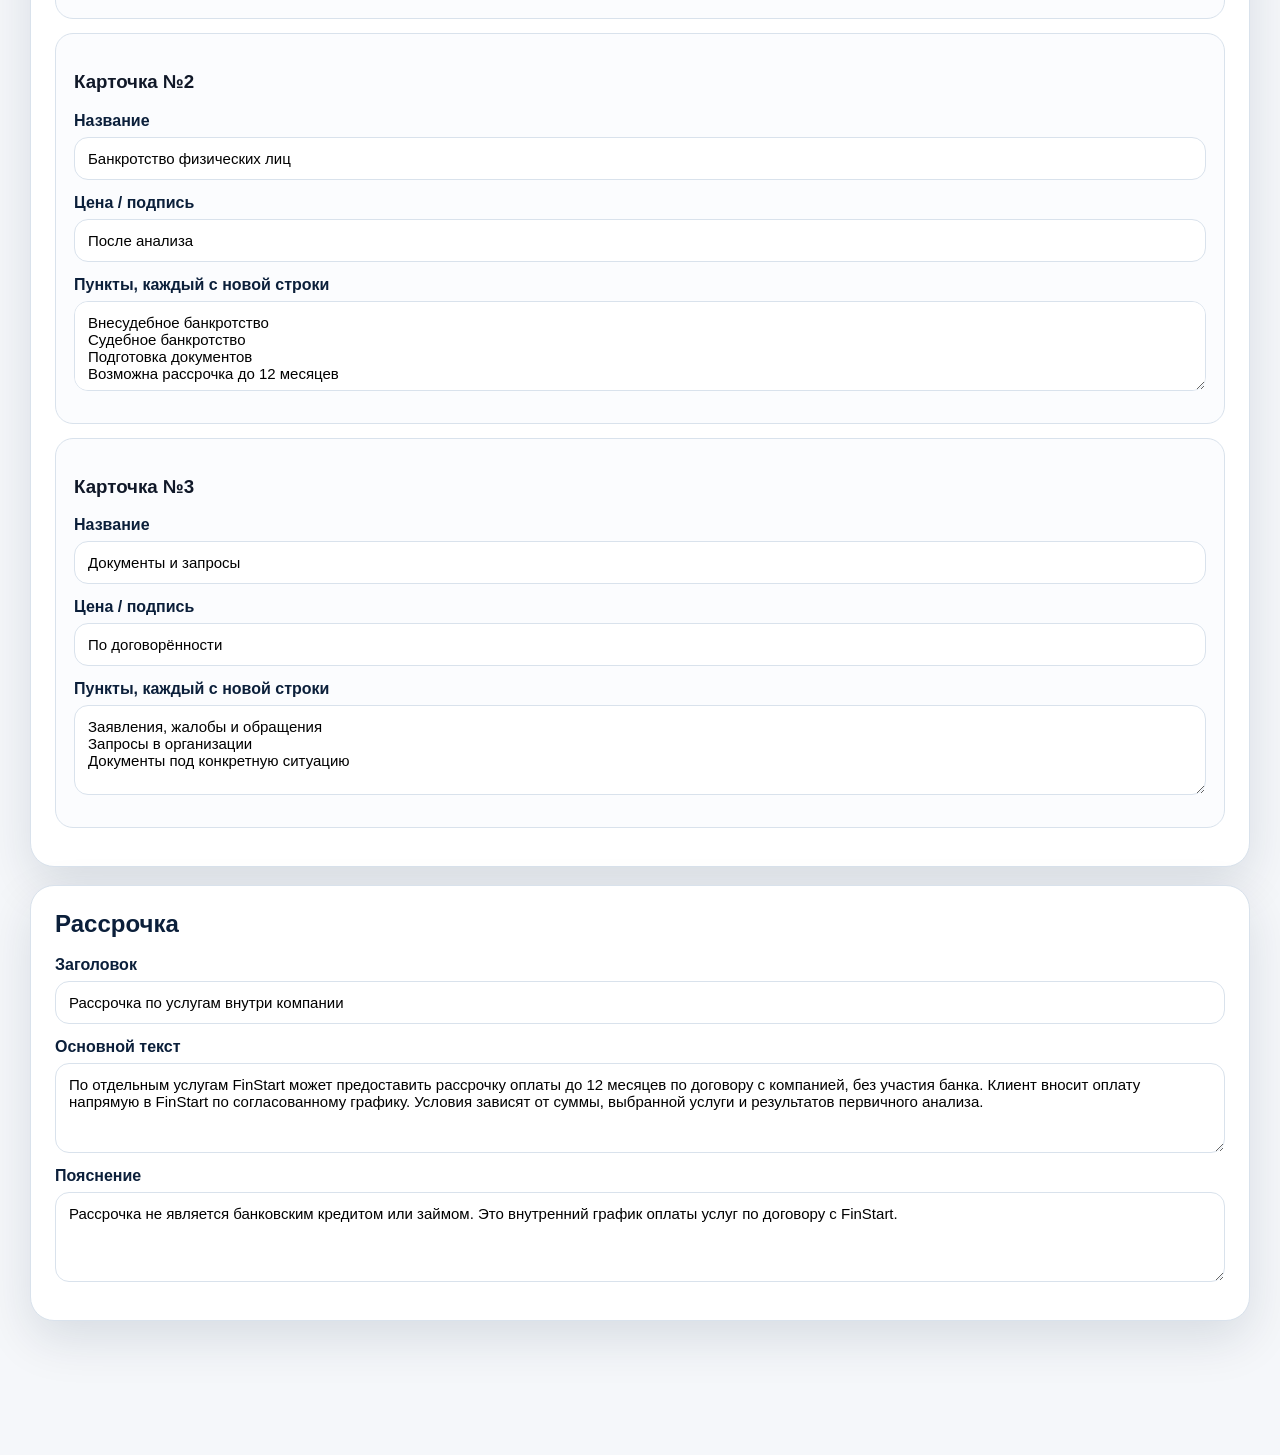
<file: admin-finstart-panel/index.html>
<!DOCTYPE html>
<html lang="ru">
<head>
  <meta charset="UTF-8" />
  <meta name="viewport" content="width=device-width, initial-scale=1.0" />
  <title>Тестовая админка FinStart</title>
  <link rel="stylesheet" href="assets/admin.css" />
</head>
<body>
  <header class="admin-header">
    <div class="admin-container admin-header-inner">
      <div>
        <h1>FinStart Admin</h1>
        <p>Тестовая админка для GitHub Pages. Изменения сохраняются в этом браузере.</p>
      </div>
      <div class="admin-actions">
        <a class="button secondary" href="../index.html">Открыть сайт</a>
        <button type="button" id="resetData">Сбросить</button>
      </div>
    </div>
  </header>

  <main class="admin-main">
    <form id="staticAdminForm">
      <div class="admin-container admin-grid">
        <div class="alert success" id="savedAlert" hidden>Изменения сохранены. Откройте сайт или обновите страницу.</div>

        <section class="admin-card">
          <h2>Главный экран</h2>
          <label>Бейдж <input name="hero.badge" /></label>
          <label>Главный заголовок <textarea name="hero.title"></textarea></label>
          <label>Слоган <input name="hero.slogan" /></label>
          <label>Описание <textarea name="hero.text"></textarea></label>
          <label>Текст главной кнопки <input name="hero.primary_button" /></label>
        </section>

        <section class="admin-card">
          <h2>Контакты</h2>
          <div class="two-cols">
            <label>Телефон для отображения <input name="contact.phone_display" /></label>
            <label>Телефон для ссылки tel: <input name="contact.phone_tel" /></label>
          </div>
          <label>WhatsApp-ссылка <input name="contact.whatsapp_url" /></label>
          <div class="two-cols">
            <label>Адрес строка 1 <input name="contact.address_line_1" /></label>
            <label>Адрес строка 2 <input name="contact.address_line_2" /></label>
            <label>Адрес строка 3 <input name="contact.address_line_3" /></label>
            <label>Адрес строка 4 <input name="contact.address_line_4" /></label>
          </div>
        </section>

        <section class="admin-card">
          <h2>Услуги</h2>
          <p class="help-text">Можно поменять первые восемь карточек услуг на главной.</p>
          <div id="servicesEditor"></div>
        </section>

        <section class="admin-card">
          <h2>Стоимость</h2>
          <div id="pricingEditor"></div>
        </section>

        <section class="admin-card">
          <h2>Рассрочка</h2>
          <label>Заголовок <input name="installment.title" /></label>
          <label>Основной текст <textarea name="installment.text"></textarea></label>
          <label>Пояснение <textarea name="installment.note"></textarea></label>
        </section>
      </div>

      <div class="save-bar">
        <div class="admin-container">
          <button type="submit">Сохранить изменения</button>
        </div>
      </div>
    </form>
  </main>

  <script src="assets/static-admin.js"></script>
</body>
</html>
</file>
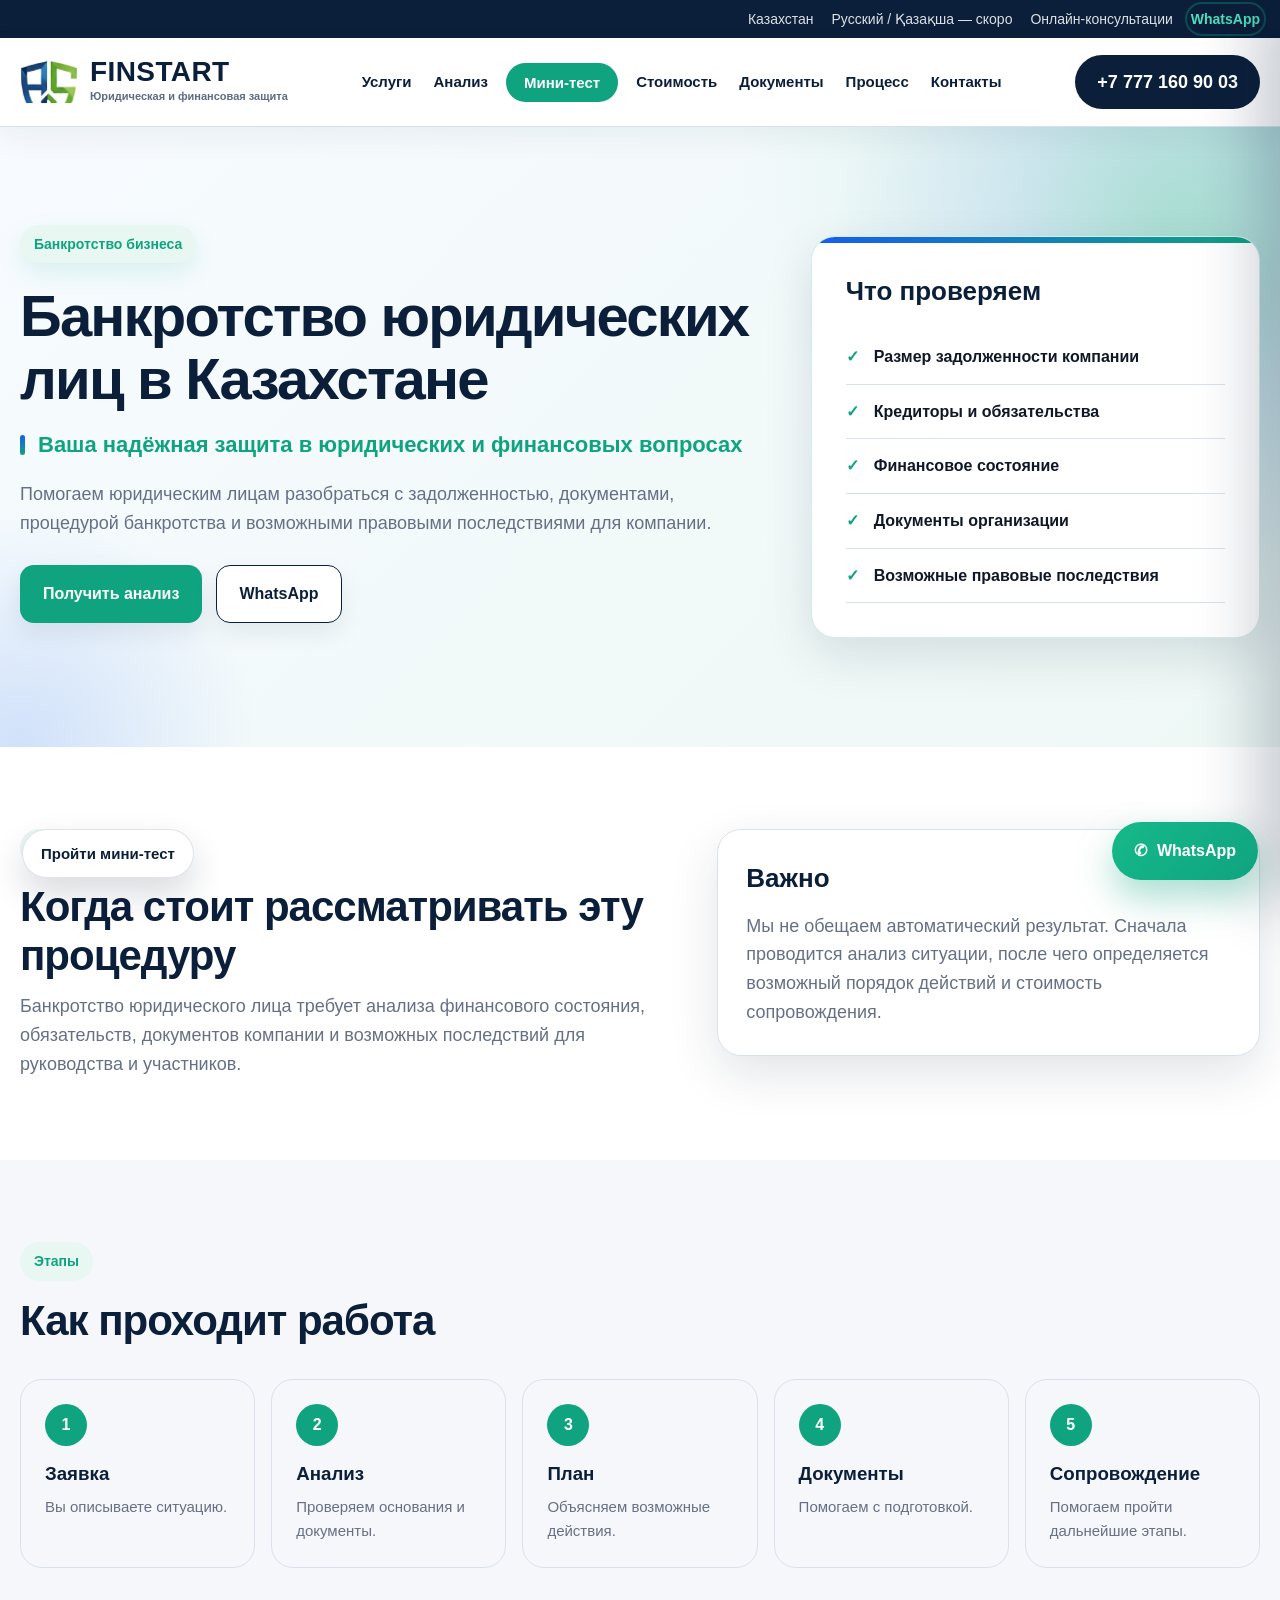
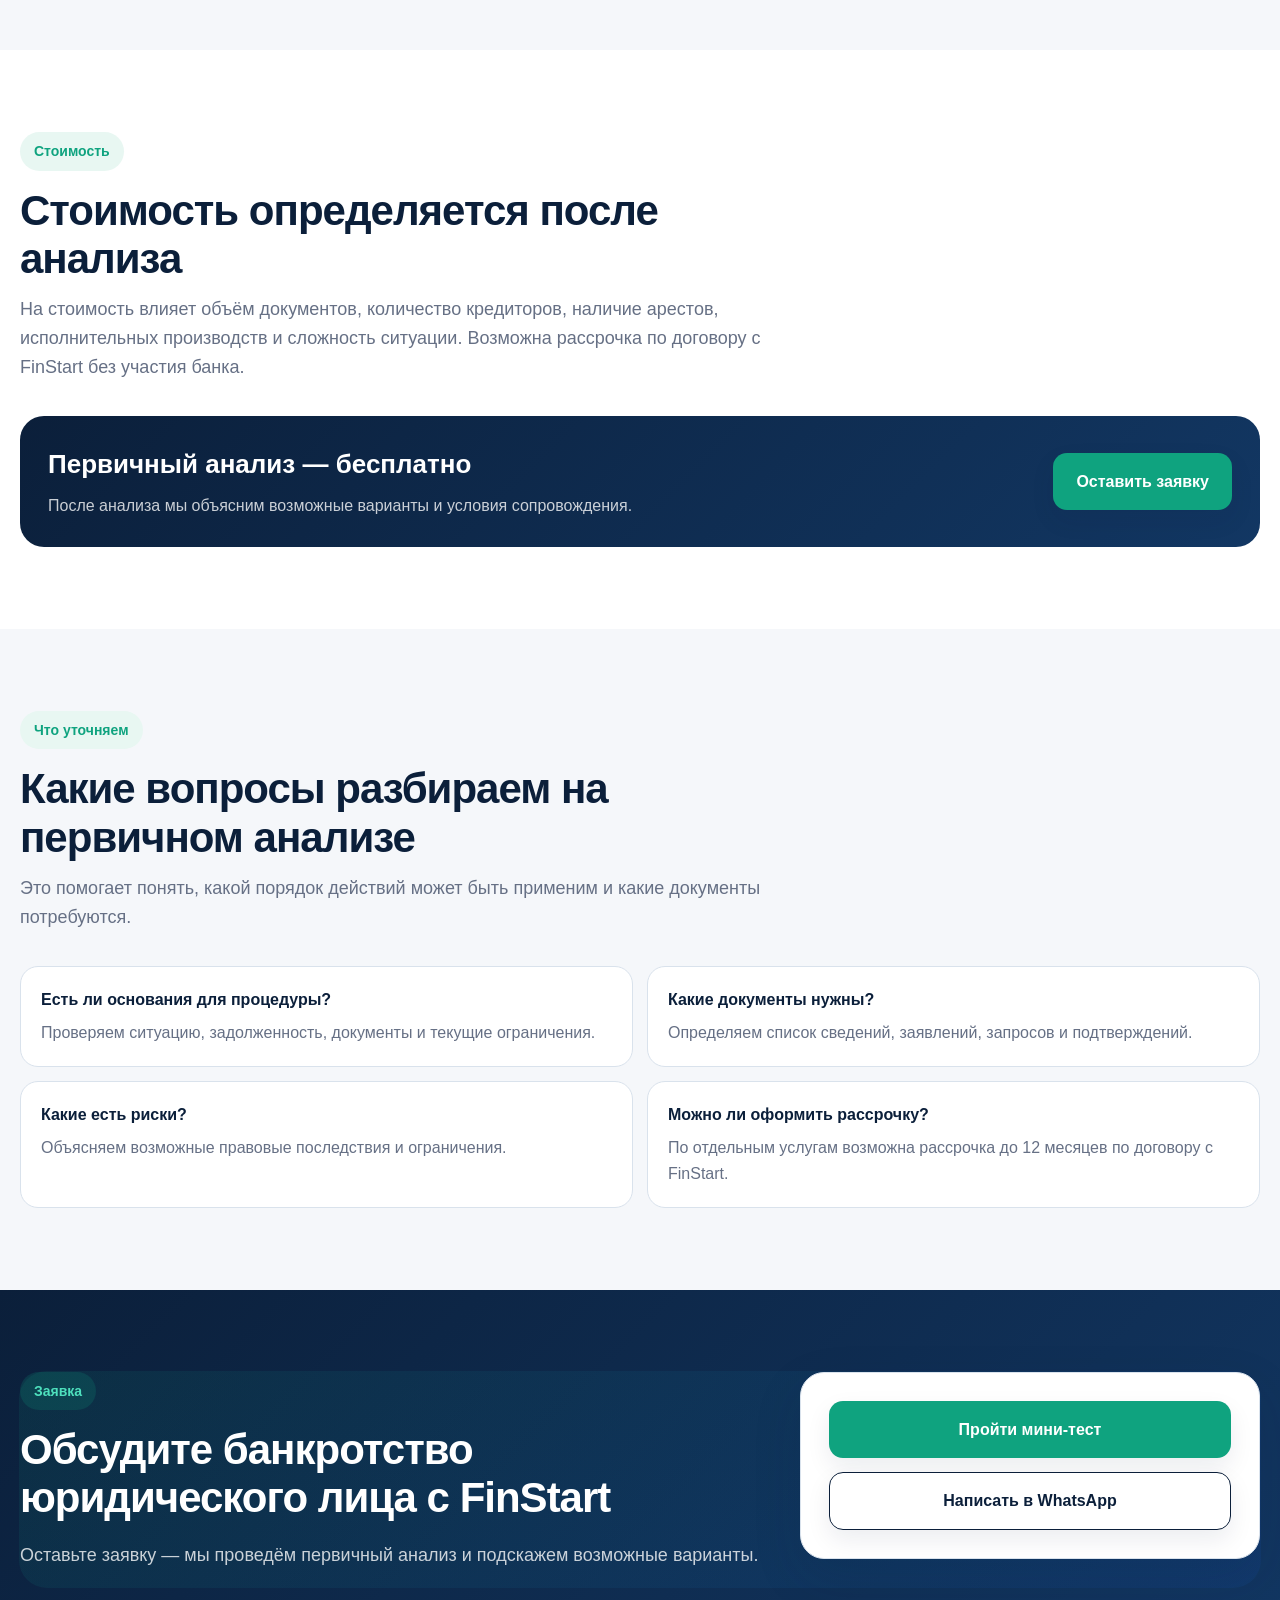
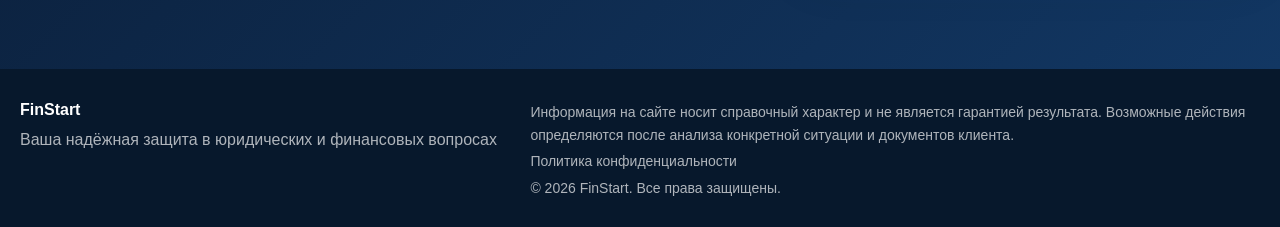
<file: bankrotstvo-yuridicheskih-lic.html>
<!DOCTYPE html>
<html lang="ru">
<head>
  <meta charset="UTF-8" />
  <meta name="viewport" content="width=device-width, initial-scale=1.0" />

  <title>Банкротство юридических лиц в Казахстане — FinStart</title>
  <meta name="description" content="Банкротство юридических лиц в Казахстане. Анализ задолженности, подготовка документов и сопровождение процедуры." />

  <link rel="icon" type="image/png" href="favicon.png" />
  <meta property="og:type" content="website" />
  <meta property="og:site_name" content="FinStart" />
  <meta property="og:image" content="img/logo-full.jpg" />
  <link rel="stylesheet" href="css/style.css" />
</head>
<body>
  <div class="top-line">
    <div class="container top-line-inner">
      <span>Казахстан</span>
      <span>Русский / Қазақша — скоро</span>
      <span>Онлайн-консультации</span>
      <a class="whatsapp-link" href="https://wa.me/77771609003" target="_blank">WhatsApp</a>
    </div>
  </div>

  <header class="site-header">
    <div class="container header-inner">
      <a href="index.html" class="logo">
        <img src="img/logo-icon.png" alt="FinStart" class="logo-icon" />
        <div class="logo-text-wrap">
          <span class="logo-name" data-cms="site.brand">FINSTART</span>
          <span class="logo-sub" data-cms="site.subtitle">Юридическая и финансовая защита</span>
        </div>
      </a>

      <nav class="nav" id="nav">
        <a href="index.html#services">Услуги</a>
        <a href="index.html#analysis">Анализ</a>
        <button class="nav-button" type="button" data-open-quiz>Мини-тест</button>
        <a href="index.html#pricing">Стоимость</a>
        <a href="index.html#documents">Документы</a>
        <a href="index.html#process">Процесс</a>
        <a href="index.html#contacts">Контакты</a>
      </nav>

      <button class="menu-btn" id="menuBtn" aria-label="Открыть меню">☰</button>

      <a class="header-phone" href="tel:+77771609003"><span data-cms="contact.phone_display">+7 777 160 90 03</span></a>
    </div>
  </header>

  <main>
    <section class="hero service-hero">
      <div class="container hero-grid">
        <div class="hero-content">
          <div class="badge">Банкротство бизнеса</div>
          <h1>Банкротство юридических лиц в Казахстане</h1>
          <p class="hero-slogan">Ваша надёжная защита в юридических и финансовых вопросах</p>
          <p class="hero-text">Помогаем юридическим лицам разобраться с задолженностью, документами, процедурой банкротства и возможными правовыми последствиями для компании.</p>
          <div class="hero-actions">
            <a class="btn btn-primary" href="index.html#analysis">Получить анализ</a>
            <a class="btn btn-outline" href="https://wa.me/77771609003" target="_blank">WhatsApp</a>
          </div>
        </div>

        <div class="hero-card">
          <h2>Что проверяем</h2>
          <ul>
            <li>Размер задолженности компании</li>
            <li>Кредиторы и обязательства</li>
            <li>Финансовое состояние</li>
            <li>Документы организации</li>
            <li>Возможные правовые последствия</li>
          </ul>
        </div>
      </div>
    </section>

    <section class="section">
      <div class="container page-grid">
        <div>
          <span class="section-label">Кому подходит</span>
          <h2>Когда стоит рассматривать эту процедуру</h2>
          <p>Банкротство юридического лица требует анализа финансового состояния, обязательств, документов компании и возможных последствий для руководства и участников.</p>
        </div>

        <div class="info-card">
          <h3>Важно</h3>
          <p>
            Мы не обещаем автоматический результат. Сначала проводится анализ ситуации,
            после чего определяется возможный порядок действий и стоимость сопровождения.
          </p>
        </div>
      </div>
    </section>

    <section class="section section-soft">
      <div class="container">
        <div class="section-head">
          <span class="section-label">Этапы</span>
          <h2>Как проходит работа</h2>
        </div>

        <div class="steps">
          <div class="step"><span>1</span><h3>Заявка</h3><p>Вы описываете ситуацию.</p></div>
          <div class="step"><span>2</span><h3>Анализ</h3><p>Проверяем основания и документы.</p></div>
          <div class="step"><span>3</span><h3>План</h3><p>Объясняем возможные действия.</p></div>
          <div class="step"><span>4</span><h3>Документы</h3><p>Помогаем с подготовкой.</p></div>
          <div class="step"><span>5</span><h3>Сопровождение</h3><p>Помогаем пройти дальнейшие этапы.</p></div>
        </div>
      </div>
    </section>

    <section class="section">
      <div class="container">
        <div class="section-head">
          <span class="section-label">Стоимость</span>
          <h2>Стоимость определяется после анализа</h2>
          <p>
            На стоимость влияет объём документов, количество кредиторов, наличие арестов,
            исполнительных производств и сложность ситуации. Возможна рассрочка по договору с FinStart без участия банка.
          </p>
        </div>

        <div class="installment-box">
          <div>
            <h3>Первичный анализ — бесплатно</h3>
            <p>После анализа мы объясним возможные варианты и условия сопровождения.</p>
          </div>
          <a class="btn btn-primary" href="index.html#contacts">Оставить заявку</a>
        </div>
      </div>
    </section>


    <section class="section section-soft">
      <div class="container">
        <div class="section-head">
          <span class="section-label">Что уточняем</span>
          <h2>Какие вопросы разбираем на первичном анализе</h2>
          <p>Это помогает понять, какой порядок действий может быть применим и какие документы потребуются.</p>
        </div>

        <div class="service-faq-grid">
          <div class="service-faq-item">
            <strong>Есть ли основания для процедуры?</strong>
            <span>Проверяем ситуацию, задолженность, документы и текущие ограничения.</span>
          </div>
          <div class="service-faq-item">
            <strong>Какие документы нужны?</strong>
            <span>Определяем список сведений, заявлений, запросов и подтверждений.</span>
          </div>
          <div class="service-faq-item">
            <strong>Какие есть риски?</strong>
            <span>Объясняем возможные правовые последствия и ограничения.</span>
          </div>
          <div class="service-faq-item">
            <strong>Можно ли оформить рассрочку?</strong>
            <span>По отдельным услугам возможна рассрочка до 12 месяцев по договору с FinStart.</span>
          </div>
        </div>
      </div>
    </section>

    <section class="section cta">
      <div class="container cta-box">
        <div>
          <span class="section-label green">Заявка</span>
          <h2>Обсудите банкротство юридического лица с FinStart</h2>
          <p>Оставьте заявку — мы проведём первичный анализ и подскажем возможные варианты.</p>
        </div>

        <div class="contact-card-simple">
          <a class="btn btn-primary full" href="index.html#test">Пройти мини-тест</a>
          <a class="btn btn-outline full" href="https://wa.me/77771609003" target="_blank">Написать в WhatsApp</a>
        </div>
      </div>
    </section>
  </main>

  <div class="quiz-drawer-overlay" id="quizDrawerOverlay" data-close-quiz></div>

  <aside class="quiz-drawer" id="quizDrawer" aria-label="Мини-тест FinStart">
    <div class="quiz-drawer-head">
      <div>
        <h2>Мини-тест FinStart</h2>
        <p>Ответьте на вопросы — мы подскажем возможный порядок действий.</p>
      </div>
      <button class="drawer-close" type="button" data-close-quiz aria-label="Закрыть">×</button>
    </div>

    <div class="quiz-drawer-body">
      <form class="quiz-form" action="send.php" method="POST">
        <input type="text" name="website" class="hidden-field" tabindex="-1" autocomplete="off" />
        <input type="hidden" name="form_type" value="Мини-тест" />

        <div class="quiz-grid">
          <label>
            Кто обращается?
            <select name="client_type" required>
              <option value="">Выберите вариант</option>
              <option value="Физическое лицо">Физическое лицо</option>
              <option value="Юридическое лицо">Юридическое лицо</option>
              <option value="ИП">ИП</option>
            </select>
          </label>

          <label>
            Что для вас сейчас важнее?
            <select name="priority" required>
              <option value="">Выберите вариант</option>
              <option value="Снять арест">Снять арест</option>
              <option value="Разобраться с долгами">Разобраться с долгами</option>
              <option value="Проверить банкротство">Проверить банкротство</option>
              <option value="Получить рассрочку оплаты услуг">Получить рассрочку оплаты услуг</option>
              <option value="Подготовить документы">Подготовить документы</option>
              <option value="Цифровые документы и онлайн-сервисы">Цифровые документы и онлайн-сервисы</option>
            </select>
          </label>

          <label>
            Есть ли просрочки по кредитам?
            <select name="has_overdue" required>
              <option value="">Выберите вариант</option>
              <option value="Да">Да</option>
              <option value="Нет">Нет</option>
              <option value="Не знаю">Не знаю</option>
            </select>
          </label>

          <label>
            Есть ли аресты счетов или карт?
            <select name="has_arrest" required>
              <option value="">Выберите вариант</option>
              <option value="Да">Да</option>
              <option value="Нет">Нет</option>
              <option value="Не знаю">Не знаю</option>
            </select>
          </label>

          <label>
            Есть ли исполнительное производство?
            <select name="has_enforcement" required>
              <option value="">Выберите вариант</option>
              <option value="Да">Да</option>
              <option value="Нет">Нет</option>
              <option value="Не знаю">Не знаю</option>
            </select>
          </label>

          <label>
            Примерная сумма долга
            <select name="debt_amount" required>
              <option value="">Выберите вариант</option>
              <option value="Менее 500 000 ₸">Менее 500 000 ₸</option>
              <option value="Менее 6 920 000 ₸">Менее 6 920 000 ₸</option>
              <option value="Более 6 920 000 ₸">Более 6 920 000 ₸</option>
              <option value="Не знаю точно">Не знаю точно</option>
            </select>
          </label>

          <label>
            Есть ли имущество?
            <select name="has_property" required>
              <option value="">Выберите вариант</option>
              <option value="Да">Да</option>
              <option value="Нет">Нет</option>
              <option value="Не знаю">Не знаю</option>
            </select>
          </label>

          <label>
            Ваше имя
            <input type="text" name="name" placeholder="Например: Андрей" required />
          </label>

          <label>
            Телефон
            <input type="tel" name="phone" placeholder="+7 ___ ___ __ __" required />
          </label>
        </div>

        <label>
          Как удобно связаться?
          <select name="contact_method" required>
            <option value="">Выберите вариант</option>
            <option value="WhatsApp">WhatsApp</option>
            <option value="Звонок">Звонок</option>
            <option value="Telegram">Telegram</option>
          </select>
        </label>

        <label>
          Дополнительная информация
          <textarea name="message" rows="4" placeholder="Кратко опишите ситуацию"></textarea>
        </label>

        <label class="consent-row">
          <input type="checkbox" name="quiz_consent" value="Да" required />
          <span>Я согласен(на) на обработку данных для связи по заявке.</span>
        </label>

        <button type="submit" class="btn btn-primary full">Отправить мини-тест</button>

        <p class="form-note">
          Ответы не являются юридическим заключением. Точный порядок действий определяется после анализа документов.
        </p>
      </form>
    </div>
  </aside>

  <footer class="site-footer">
    <div class="container footer-inner">
      <div>
        <strong>FinStart</strong>
        <p>Ваша надёжная защита в юридических и финансовых вопросах</p>
      </div>

      <div class="footer-disclaimer">
        <p>
          Информация на сайте носит справочный характер и не является гарантией результата.
          Возможные действия определяются после анализа конкретной ситуации и документов клиента.
        </p>
        <p>
          <a href="privacy.html">Политика конфиденциальности</a>
        </p>
        <p>© 2026 FinStart. Все права защищены.</p>
      </div>
    </div>
  </footer>

  <button class="floating-test" type="button" data-open-quiz>Пройти мини-тест</button>

  <a class="fixed-whatsapp" href="https://wa.me/77771609003" target="_blank"><i>✆</i><span>WhatsApp</span></a>

  <script src="js/cms.js"></script>
  <script src="js/main.js"></script>
</body>
</html>
</file>
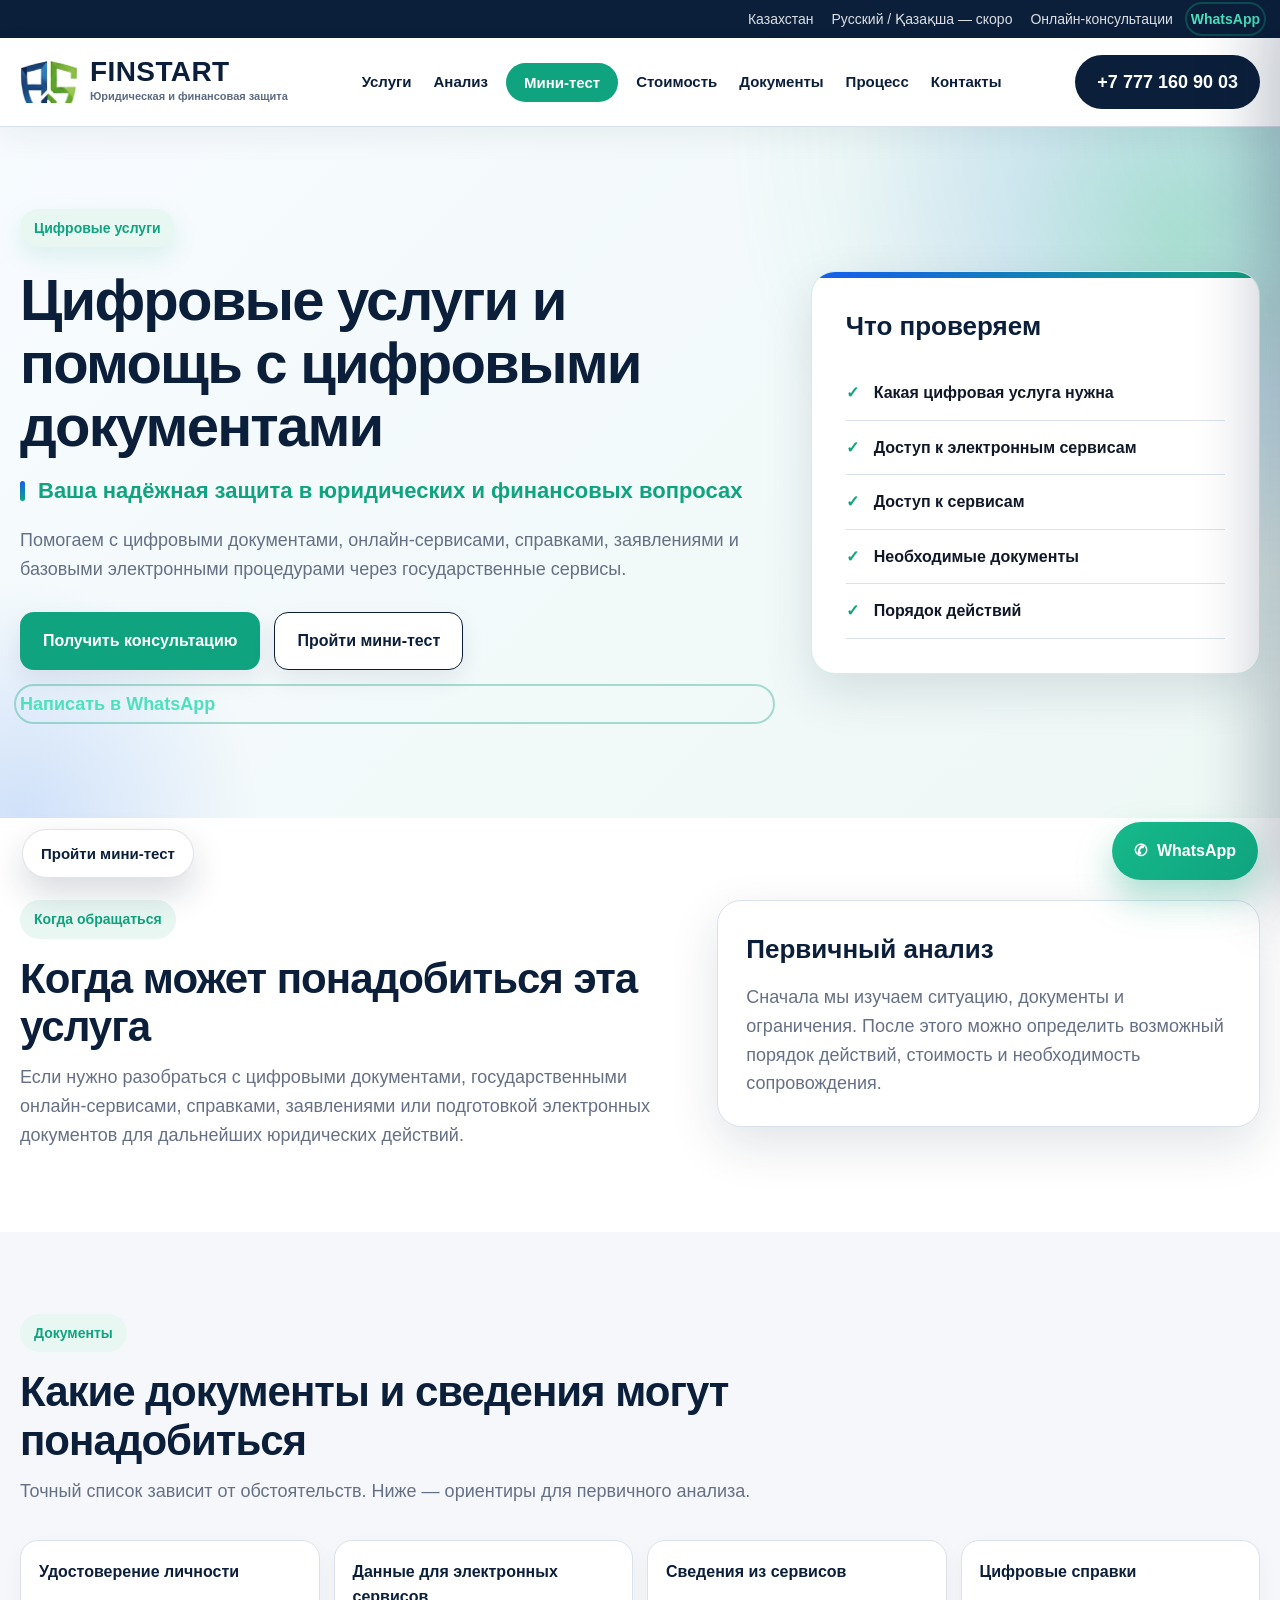
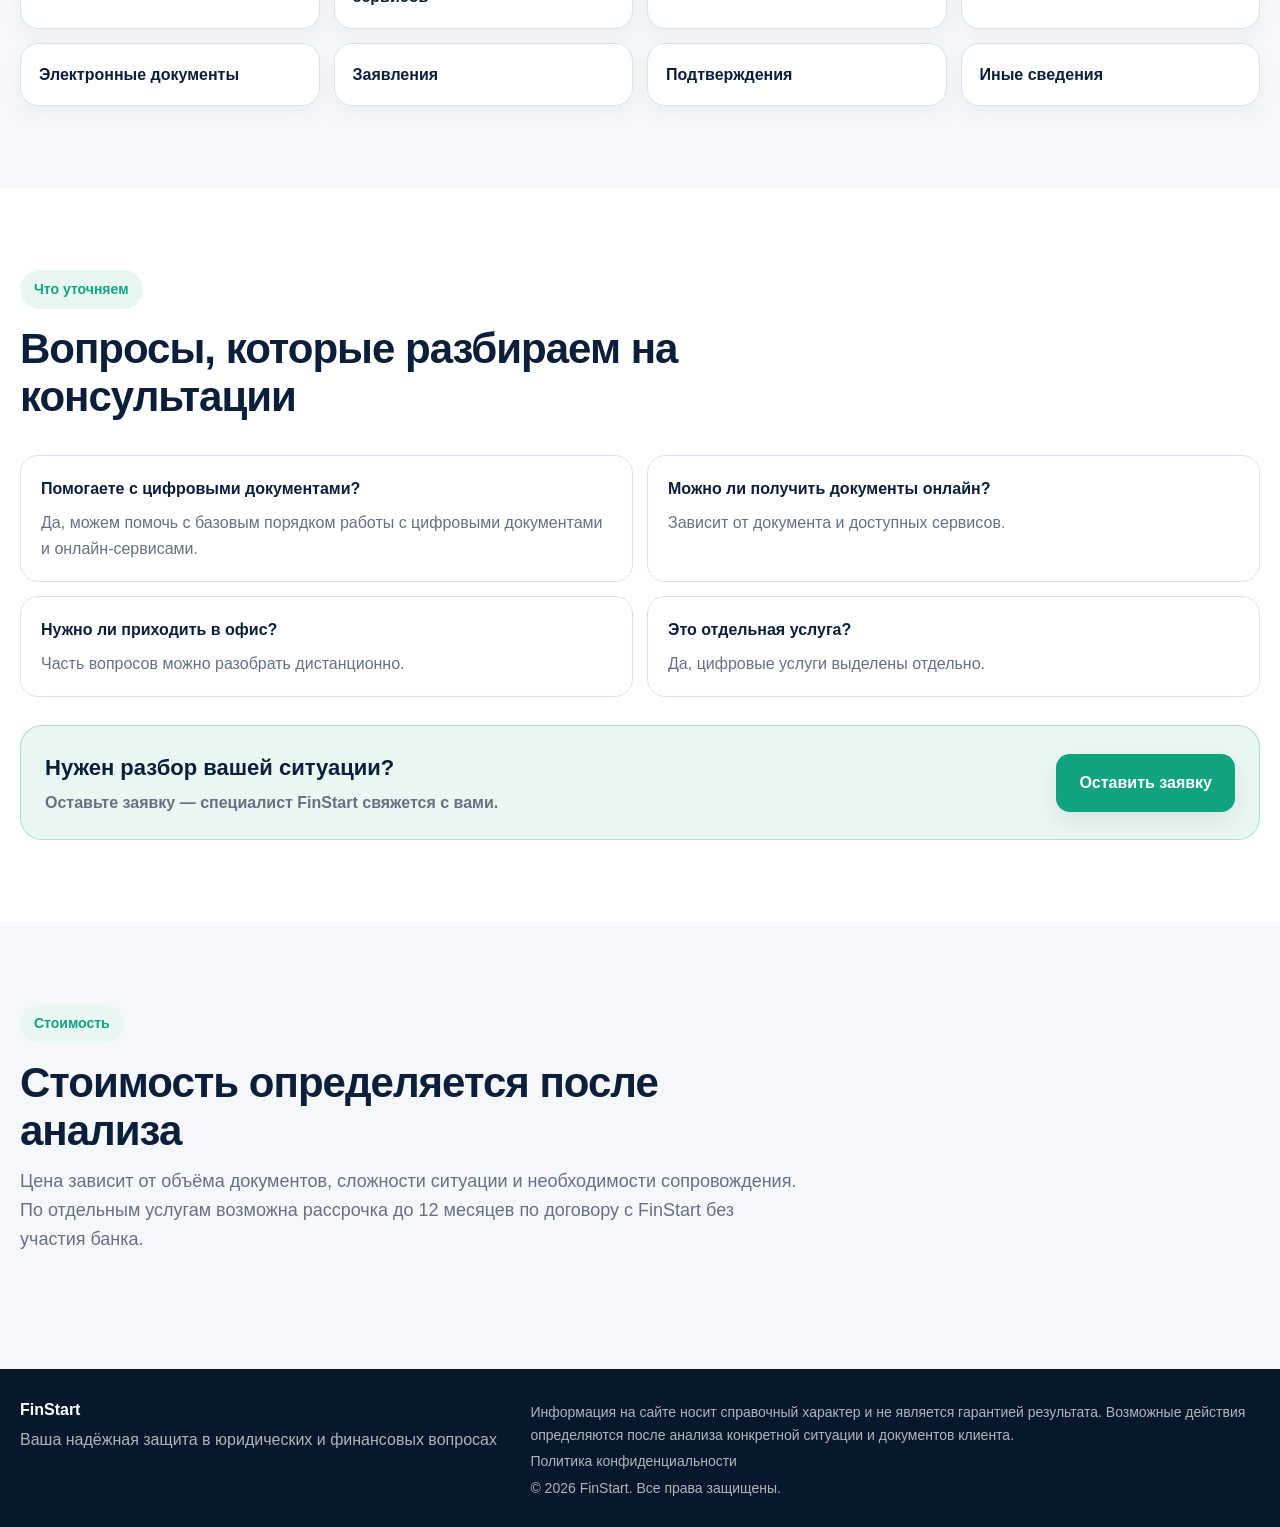
<file: cifrovye-uslugi.html>
<!DOCTYPE html>
<html lang="ru">
<head>
  <meta charset="UTF-8" />
  <meta name="viewport" content="width=device-width, initial-scale=1.0" />

  <title>Цифровые услуги и помощь с цифровыми документами в Казахстане — FinStart</title>
  <meta name="description" content="Цифровые документы и цифровыми документами в Казахстане. Консультация и сопровождение базовых онлайн-процедур." />
  <link rel="icon" type="image/png" href="favicon.png" />
  <meta property="og:type" content="website" />
  <meta property="og:site_name" content="FinStart" />
  <meta property="og:image" content="img/logo-full.jpg" />
  <link rel="stylesheet" href="css/style.css" />
</head>
<body>
  <div class="top-line">
    <div class="container top-line-inner">
      <span>Казахстан</span>
      <span>Русский / Қазақша — скоро</span>
      <span>Онлайн-консультации</span>
      <a class="whatsapp-link" href="https://wa.me/77771609003" target="_blank">WhatsApp</a>
    </div>
  </div>

  <header class="site-header">
    <div class="container header-inner">
      <a href="index.html" class="logo">
        <img src="img/logo-icon.png" alt="FinStart" class="logo-icon" />
        <div class="logo-text-wrap">
          <span class="logo-name" data-cms="site.brand">FINSTART</span>
          <span class="logo-sub" data-cms="site.subtitle">Юридическая и финансовая защита</span>
        </div>
      </a>

      <nav class="nav" id="nav">
        <a href="index.html#services">Услуги</a>
        <a href="index.html#analysis">Анализ</a>
        <button class="nav-button" type="button" data-open-quiz>Мини-тест</button>
        <a href="index.html#pricing">Стоимость</a>
        <a href="index.html#documents">Документы</a>
        <a href="index.html#process">Процесс</a>
        <a href="index.html#contacts">Контакты</a>
      </nav>

      <button class="menu-btn" id="menuBtn" aria-label="Открыть меню">☰</button>

      <a class="header-phone" href="tel:+77771609003"><span data-cms="contact.phone_display">+7 777 160 90 03</span></a>
    </div>
  </header>

  <main>
    <section class="hero service-hero">
      <div class="container hero-grid">
        <div class="hero-content">
          <div class="badge">Цифровые услуги</div>
          <h1>Цифровые услуги и помощь с цифровыми документами</h1>
          <p class="hero-slogan">Ваша надёжная защита в юридических и финансовых вопросах</p>
          <p class="hero-text">Помогаем с цифровыми документами, онлайн-сервисами, справками, заявлениями и базовыми электронными процедурами через государственные сервисы.</p>
          <div class="hero-actions">
            <a class="btn btn-primary" href="index.html#contacts">Получить консультацию</a>
            <button class="btn btn-outline" type="button" data-open-quiz>Пройти мини-тест</button>
          </div>
          <div class="contact-direct" style="margin-top:-6px;margin-bottom:18px;">
            <a class="whatsapp-link" href="https://wa.me/77771609003" target="_blank">Написать в WhatsApp</a>
          </div>
        </div>

        <div class="hero-card">
          <h2>Что проверяем</h2>
          <ul>
            <li>Какая цифровая услуга нужна</li>
            <li>Доступ к электронным сервисам</li>
            <li>Доступ к сервисам</li>
            <li>Необходимые документы</li>
            <li>Порядок действий</li>
          </ul>
        </div>
      </div>
    </section>

    <section class="section">
      <div class="container page-grid">
        <div>
          <span class="section-label">Когда обращаться</span>
          <h2>Когда может понадобиться эта услуга</h2>
          <p>Если нужно разобраться с цифровыми документами, государственными онлайн-сервисами, справками, заявлениями или подготовкой электронных документов для дальнейших юридических действий.</p>
        </div>

        <div class="info-card">
          <h3>Первичный анализ</h3>
          <p>
            Сначала мы изучаем ситуацию, документы и ограничения. После этого можно определить
            возможный порядок действий, стоимость и необходимость сопровождения.
          </p>
        </div>
      </div>
    </section>

    <section class="section section-soft">
      <div class="container">
        <div class="section-head">
          <span class="section-label">Документы</span>
          <h2>Какие документы и сведения могут понадобиться</h2>
          <p>Точный список зависит от обстоятельств. Ниже — ориентиры для первичного анализа.</p>
        </div>

        <div class="documents-grid">
          <div class="document-item">Удостоверение личности</div>
          <div class="document-item">Данные для электронных сервисов</div>
          <div class="document-item">Сведения из сервисов</div>
          <div class="document-item">Цифровые справки</div>
          <div class="document-item">Электронные документы</div>
          <div class="document-item">Заявления</div>
          <div class="document-item">Подтверждения</div>
          <div class="document-item">Иные сведения</div>
        </div>
      </div>
    </section>

    <section class="section">
      <div class="container">
        <div class="section-head">
          <span class="section-label">Что уточняем</span>
          <h2>Вопросы, которые разбираем на консультации</h2>
        </div>

        <div class="service-faq-grid">
          <div class="service-faq-item">
            <strong>Помогаете с цифровыми документами?</strong>
            <span>Да, можем помочь с базовым порядком работы с цифровыми документами и онлайн-сервисами.</span>
          </div>
          <div class="service-faq-item">
            <strong>Можно ли получить документы онлайн?</strong>
            <span>Зависит от документа и доступных сервисов.</span>
          </div>
          <div class="service-faq-item">
            <strong>Нужно ли приходить в офис?</strong>
            <span>Часть вопросов можно разобрать дистанционно.</span>
          </div>
          <div class="service-faq-item">
            <strong>Это отдельная услуга?</strong>
            <span>Да, цифровые услуги выделены отдельно.</span>
          </div>
        </div>

        <div class="small-cta">
          <div>
            <strong>Нужен разбор вашей ситуации?</strong>
            <span>Оставьте заявку — специалист FinStart свяжется с вами.</span>
          </div>
          <a class="btn btn-primary" href="index.html#contacts">Оставить заявку</a>
        </div>
      </div>
    </section>

    <section class="section section-soft">
      <div class="container">
        <div class="section-head">
          <span class="section-label">Стоимость</span>
          <h2>Стоимость определяется после анализа</h2>
          <p>
            Цена зависит от объёма документов, сложности ситуации и необходимости сопровождения.
            По отдельным услугам возможна рассрочка до 12 месяцев по договору с FinStart без участия банка.
          </p>
        </div>
      </div>
    </section>
  </main>

  <div class="quiz-drawer-overlay" id="quizDrawerOverlay" data-close-quiz></div>

  <aside class="quiz-drawer" id="quizDrawer" aria-label="Мини-тест FinStart">
    <div class="quiz-drawer-head">
      <div>
        <h2>Мини-тест FinStart</h2>
        <p>Ответьте на вопросы — мы подскажем возможный порядок действий.</p>
      </div>
      <button class="drawer-close" type="button" data-close-quiz aria-label="Закрыть">×</button>
    </div>

    <div class="quiz-drawer-body">
      <form class="quiz-form" action="send.php" method="POST">
        <input type="text" name="website" class="hidden-field" tabindex="-1" autocomplete="off" />
        <input type="hidden" name="form_type" value="Мини-тест" />

        <div class="quiz-grid">
          <label>
            Кто обращается?
            <select name="client_type" required>
              <option value="">Выберите вариант</option>
              <option value="Физическое лицо">Физическое лицо</option>
              <option value="Юридическое лицо">Юридическое лицо</option>
              <option value="ИП">ИП</option>
            </select>
          </label>

          <label>
            Что для вас сейчас важнее?
            <select name="priority" required>
              <option value="">Выберите вариант</option>
              <option value="Снять арест">Снять арест</option>
              <option value="Разобраться с долгами">Разобраться с долгами</option>
              <option value="Проверить банкротство">Проверить банкротство</option>
              <option value="Получить рассрочку оплаты услуг">Получить рассрочку оплаты услуг</option>
              <option value="Подготовить документы">Подготовить документы</option>
              <option value="Цифровые документы и онлайн-сервисы">Цифровые документы и онлайн-сервисы</option>
            </select>
          </label>

          <label>
            Есть ли просрочки по кредитам?
            <select name="has_overdue" required>
              <option value="">Выберите вариант</option>
              <option value="Да">Да</option>
              <option value="Нет">Нет</option>
              <option value="Не знаю">Не знаю</option>
            </select>
          </label>

          <label>
            Есть ли аресты счетов или карт?
            <select name="has_arrest" required>
              <option value="">Выберите вариант</option>
              <option value="Да">Да</option>
              <option value="Нет">Нет</option>
              <option value="Не знаю">Не знаю</option>
            </select>
          </label>

          <label>
            Есть ли исполнительное производство?
            <select name="has_enforcement" required>
              <option value="">Выберите вариант</option>
              <option value="Да">Да</option>
              <option value="Нет">Нет</option>
              <option value="Не знаю">Не знаю</option>
            </select>
          </label>

          <label>
            Примерная сумма долга
            <select name="debt_amount" required>
              <option value="">Выберите вариант</option>
              <option value="Менее 500 000 ₸">Менее 500 000 ₸</option>
              <option value="Менее 6 920 000 ₸">Менее 6 920 000 ₸</option>
              <option value="Более 6 920 000 ₸">Более 6 920 000 ₸</option>
              <option value="Не знаю точно">Не знаю точно</option>
            </select>
          </label>

          <label>
            Есть ли имущество?
            <select name="has_property" required>
              <option value="">Выберите вариант</option>
              <option value="Да">Да</option>
              <option value="Нет">Нет</option>
              <option value="Не знаю">Не знаю</option>
            </select>
          </label>

          <label>
            Ваше имя
            <input type="text" name="name" placeholder="Например: Андрей" required />
          </label>

          <label>
            Телефон
            <input type="tel" name="phone" placeholder="+7 ___ ___ __ __" required />
          </label>
        </div>

        <label>
          Как удобно связаться?
          <select name="contact_method" required>
            <option value="">Выберите вариант</option>
            <option value="WhatsApp">WhatsApp</option>
            <option value="Звонок">Звонок</option>
            <option value="Telegram">Telegram</option>
          </select>
        </label>

        <label>
          Дополнительная информация
          <textarea name="message" rows="4" placeholder="Кратко опишите ситуацию"></textarea>
        </label>

        <label class="consent-row">
          <input type="checkbox" name="quiz_consent" value="Да" required />
          <span>Я согласен(на) на обработку данных для связи по заявке.</span>
        </label>

        <button type="submit" class="btn btn-primary full">Отправить мини-тест</button>

        <p class="form-note">
          Ответы не являются юридическим заключением. Точный порядок действий определяется после анализа документов.
        </p>
      </form>
    </div>
  </aside>

  <footer class="site-footer">
    <div class="container footer-inner">
      <div>
        <strong>FinStart</strong>
        <p>Ваша надёжная защита в юридических и финансовых вопросах</p>
      </div>

      <div class="footer-disclaimer">
        <p>
          Информация на сайте носит справочный характер и не является гарантией результата.
          Возможные действия определяются после анализа конкретной ситуации и документов клиента.
        </p>
        <p><a href="privacy.html">Политика конфиденциальности</a></p>
        <p>© 2026 FinStart. Все права защищены.</p>
      </div>
    </div>
  </footer>

  <button class="floating-test" type="button" data-open-quiz>Пройти мини-тест</button>

  <a class="fixed-whatsapp" href="https://wa.me/77771609003" target="_blank"><i>✆</i><span>WhatsApp</span></a>

  <script src="js/cms.js"></script>
  <script src="js/main.js"></script>
</body>
</html>
</file>
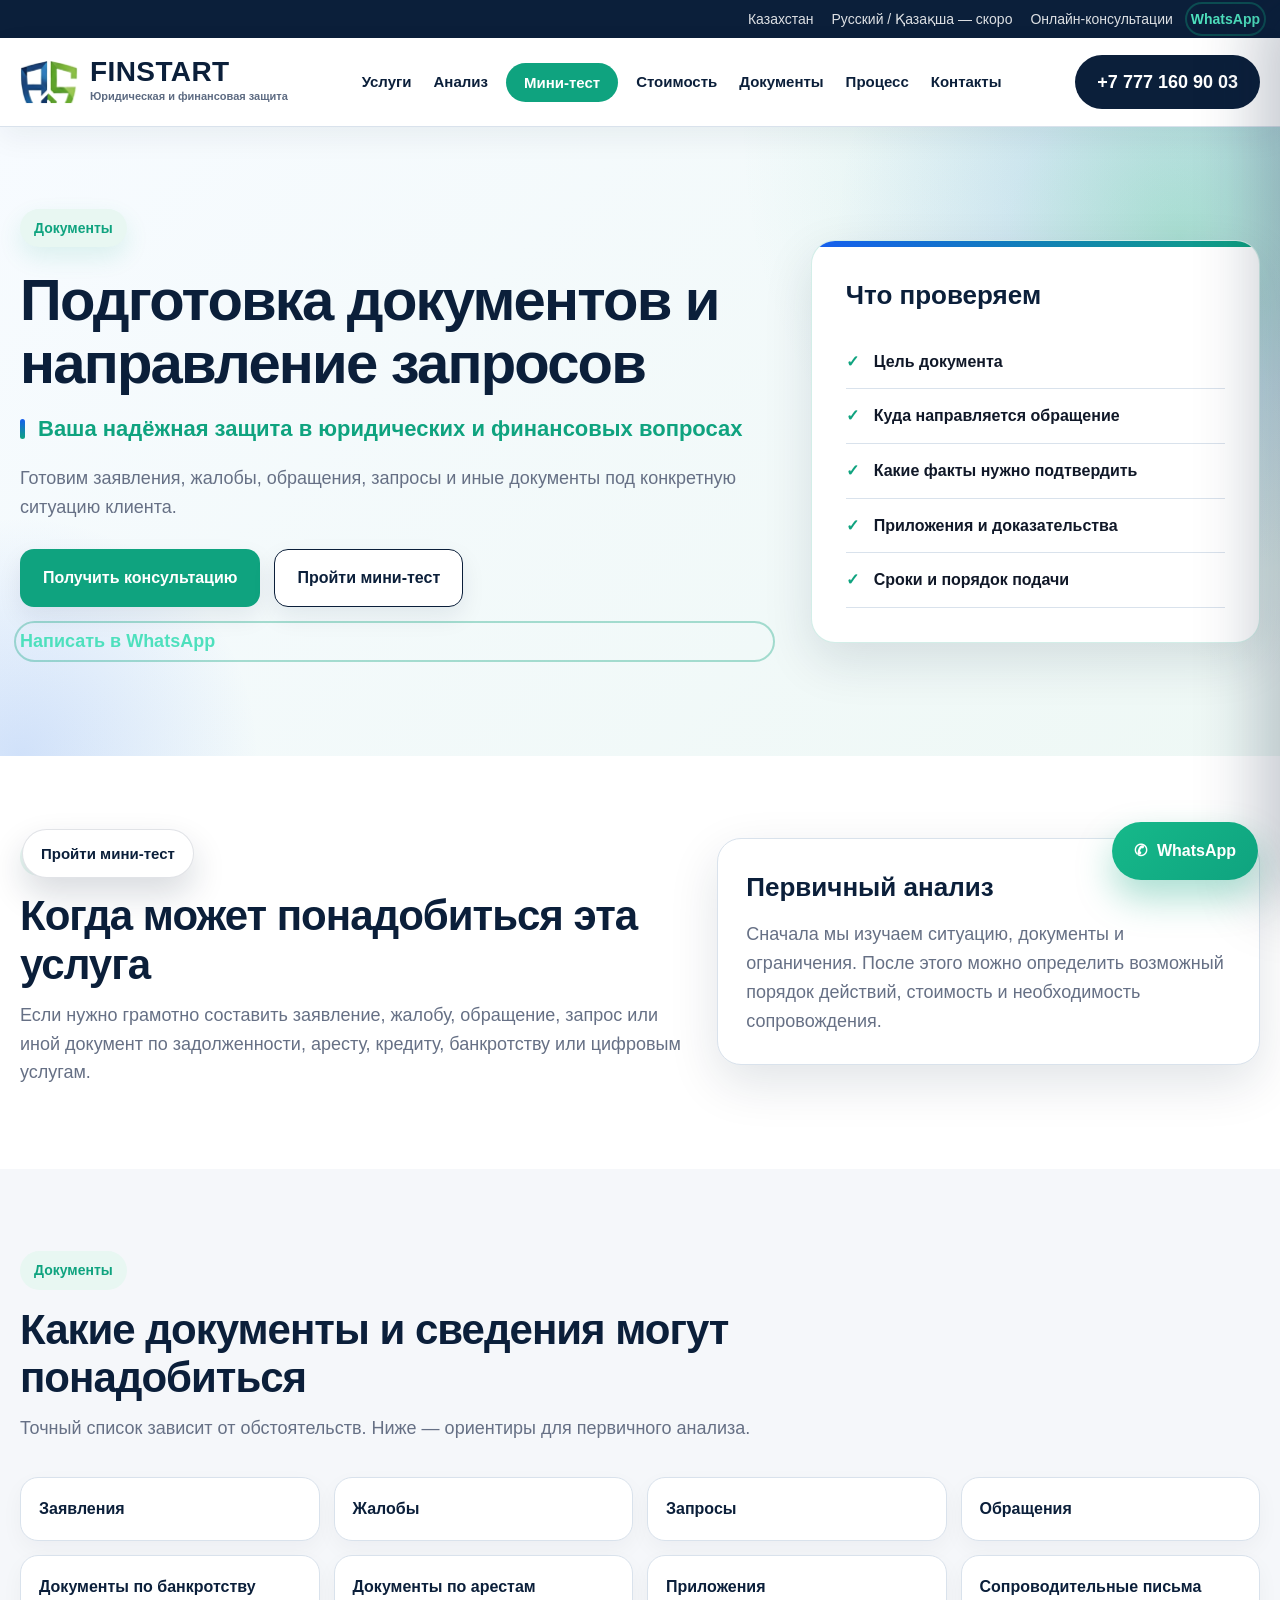
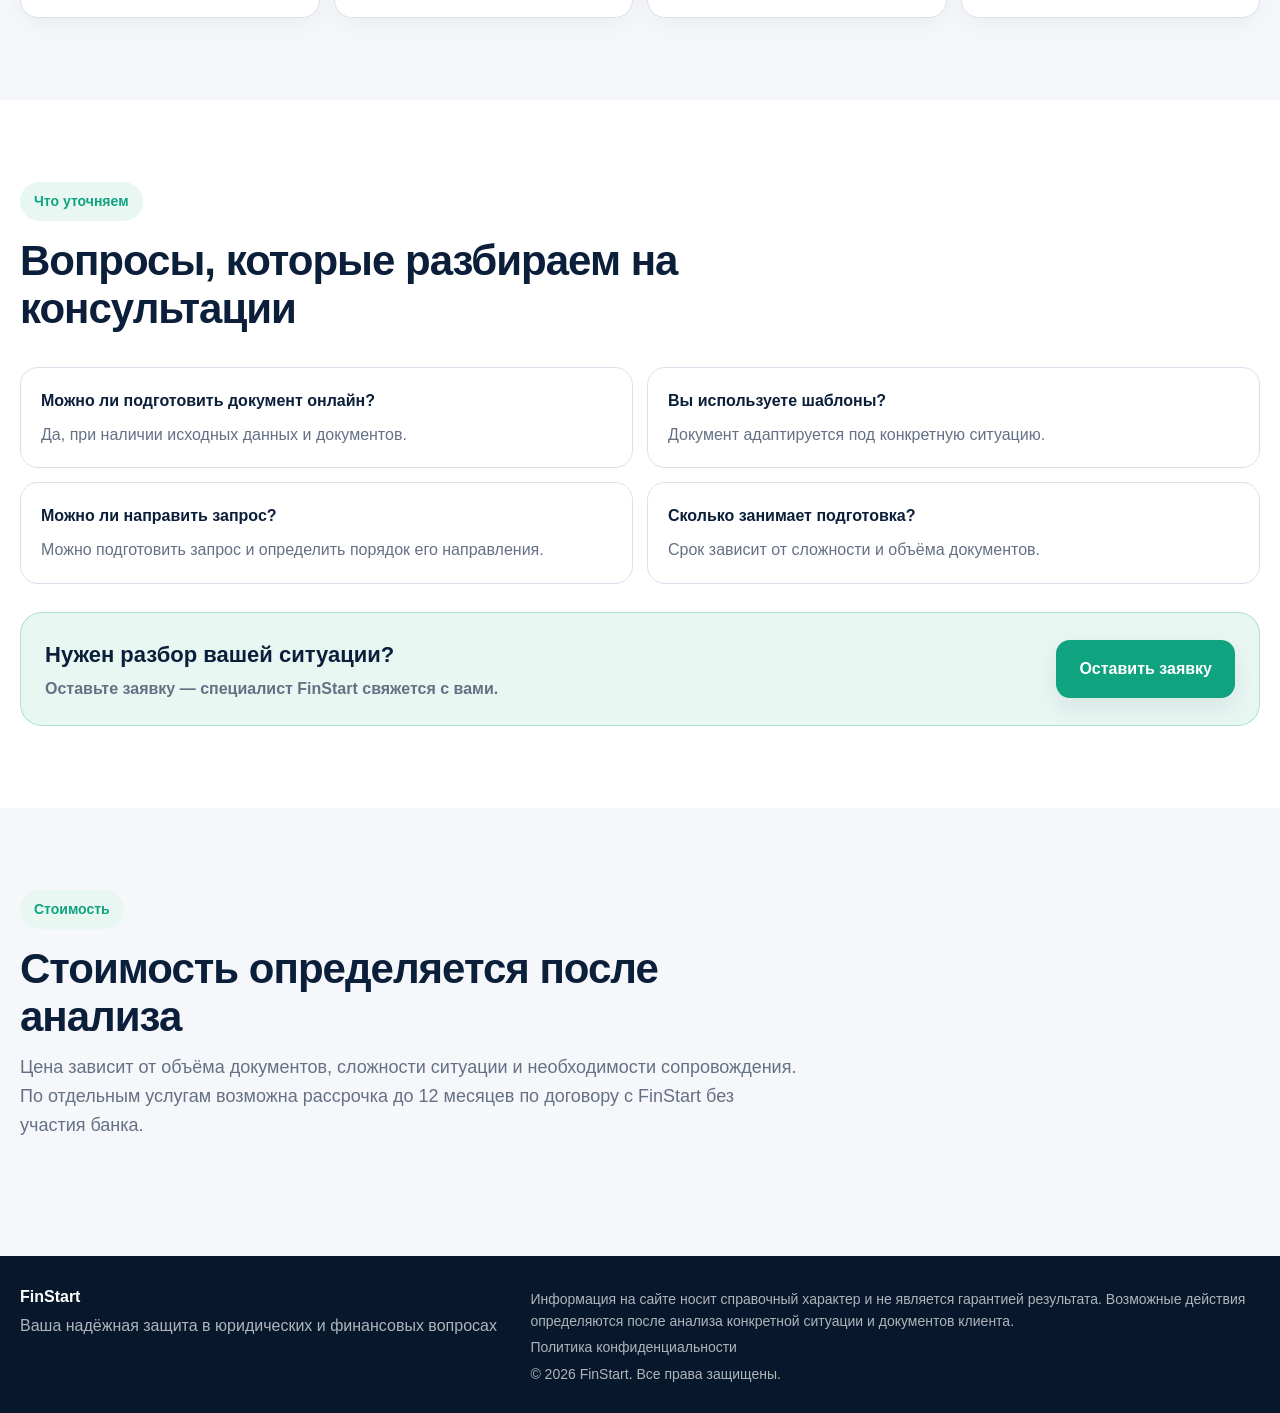
<file: podgotovka-dokumentov-i-zaprosov.html>
<!DOCTYPE html>
<html lang="ru">
<head>
  <meta charset="UTF-8" />
  <meta name="viewport" content="width=device-width, initial-scale=1.0" />

  <title>Подготовка документов и запросов в Казахстане — FinStart</title>
  <meta name="description" content="Подготовка заявлений, жалоб, обращений и запросов по юридическим и финансовым вопросам в Казахстане." />
  <link rel="icon" type="image/png" href="favicon.png" />
  <meta property="og:type" content="website" />
  <meta property="og:site_name" content="FinStart" />
  <meta property="og:image" content="img/logo-full.jpg" />
  <link rel="stylesheet" href="css/style.css" />
</head>
<body>
  <div class="top-line">
    <div class="container top-line-inner">
      <span>Казахстан</span>
      <span>Русский / Қазақша — скоро</span>
      <span>Онлайн-консультации</span>
      <a class="whatsapp-link" href="https://wa.me/77771609003" target="_blank">WhatsApp</a>
    </div>
  </div>

  <header class="site-header">
    <div class="container header-inner">
      <a href="index.html" class="logo">
        <img src="img/logo-icon.png" alt="FinStart" class="logo-icon" />
        <div class="logo-text-wrap">
          <span class="logo-name" data-cms="site.brand">FINSTART</span>
          <span class="logo-sub" data-cms="site.subtitle">Юридическая и финансовая защита</span>
        </div>
      </a>

      <nav class="nav" id="nav">
        <a href="index.html#services">Услуги</a>
        <a href="index.html#analysis">Анализ</a>
        <button class="nav-button" type="button" data-open-quiz>Мини-тест</button>
        <a href="index.html#pricing">Стоимость</a>
        <a href="index.html#documents">Документы</a>
        <a href="index.html#process">Процесс</a>
        <a href="index.html#contacts">Контакты</a>
      </nav>

      <button class="menu-btn" id="menuBtn" aria-label="Открыть меню">☰</button>

      <a class="header-phone" href="tel:+77771609003"><span data-cms="contact.phone_display">+7 777 160 90 03</span></a>
    </div>
  </header>

  <main>
    <section class="hero service-hero">
      <div class="container hero-grid">
        <div class="hero-content">
          <div class="badge">Документы</div>
          <h1>Подготовка документов и направление запросов</h1>
          <p class="hero-slogan">Ваша надёжная защита в юридических и финансовых вопросах</p>
          <p class="hero-text">Готовим заявления, жалобы, обращения, запросы и иные документы под конкретную ситуацию клиента.</p>
          <div class="hero-actions">
            <a class="btn btn-primary" href="index.html#contacts">Получить консультацию</a>
            <button class="btn btn-outline" type="button" data-open-quiz>Пройти мини-тест</button>
          </div>
          <div class="contact-direct" style="margin-top:-6px;margin-bottom:18px;">
            <a class="whatsapp-link" href="https://wa.me/77771609003" target="_blank">Написать в WhatsApp</a>
          </div>
        </div>

        <div class="hero-card">
          <h2>Что проверяем</h2>
          <ul>
            <li>Цель документа</li>
            <li>Куда направляется обращение</li>
            <li>Какие факты нужно подтвердить</li>
            <li>Приложения и доказательства</li>
            <li>Сроки и порядок подачи</li>
          </ul>
        </div>
      </div>
    </section>

    <section class="section">
      <div class="container page-grid">
        <div>
          <span class="section-label">Когда обращаться</span>
          <h2>Когда может понадобиться эта услуга</h2>
          <p>Если нужно грамотно составить заявление, жалобу, обращение, запрос или иной документ по задолженности, аресту, кредиту, банкротству или цифровым услугам.</p>
        </div>

        <div class="info-card">
          <h3>Первичный анализ</h3>
          <p>
            Сначала мы изучаем ситуацию, документы и ограничения. После этого можно определить
            возможный порядок действий, стоимость и необходимость сопровождения.
          </p>
        </div>
      </div>
    </section>

    <section class="section section-soft">
      <div class="container">
        <div class="section-head">
          <span class="section-label">Документы</span>
          <h2>Какие документы и сведения могут понадобиться</h2>
          <p>Точный список зависит от обстоятельств. Ниже — ориентиры для первичного анализа.</p>
        </div>

        <div class="documents-grid">
          <div class="document-item">Заявления</div>
          <div class="document-item">Жалобы</div>
          <div class="document-item">Запросы</div>
          <div class="document-item">Обращения</div>
          <div class="document-item">Документы по банкротству</div>
          <div class="document-item">Документы по арестам</div>
          <div class="document-item">Приложения</div>
          <div class="document-item">Сопроводительные письма</div>
        </div>
      </div>
    </section>

    <section class="section">
      <div class="container">
        <div class="section-head">
          <span class="section-label">Что уточняем</span>
          <h2>Вопросы, которые разбираем на консультации</h2>
        </div>

        <div class="service-faq-grid">
          <div class="service-faq-item">
            <strong>Можно ли подготовить документ онлайн?</strong>
            <span>Да, при наличии исходных данных и документов.</span>
          </div>
          <div class="service-faq-item">
            <strong>Вы используете шаблоны?</strong>
            <span>Документ адаптируется под конкретную ситуацию.</span>
          </div>
          <div class="service-faq-item">
            <strong>Можно ли направить запрос?</strong>
            <span>Можно подготовить запрос и определить порядок его направления.</span>
          </div>
          <div class="service-faq-item">
            <strong>Сколько занимает подготовка?</strong>
            <span>Срок зависит от сложности и объёма документов.</span>
          </div>
        </div>

        <div class="small-cta">
          <div>
            <strong>Нужен разбор вашей ситуации?</strong>
            <span>Оставьте заявку — специалист FinStart свяжется с вами.</span>
          </div>
          <a class="btn btn-primary" href="index.html#contacts">Оставить заявку</a>
        </div>
      </div>
    </section>

    <section class="section section-soft">
      <div class="container">
        <div class="section-head">
          <span class="section-label">Стоимость</span>
          <h2>Стоимость определяется после анализа</h2>
          <p>
            Цена зависит от объёма документов, сложности ситуации и необходимости сопровождения.
            По отдельным услугам возможна рассрочка до 12 месяцев по договору с FinStart без участия банка.
          </p>
        </div>
      </div>
    </section>
  </main>

  <div class="quiz-drawer-overlay" id="quizDrawerOverlay" data-close-quiz></div>

  <aside class="quiz-drawer" id="quizDrawer" aria-label="Мини-тест FinStart">
    <div class="quiz-drawer-head">
      <div>
        <h2>Мини-тест FinStart</h2>
        <p>Ответьте на вопросы — мы подскажем возможный порядок действий.</p>
      </div>
      <button class="drawer-close" type="button" data-close-quiz aria-label="Закрыть">×</button>
    </div>

    <div class="quiz-drawer-body">
      <form class="quiz-form" action="send.php" method="POST">
        <input type="text" name="website" class="hidden-field" tabindex="-1" autocomplete="off" />
        <input type="hidden" name="form_type" value="Мини-тест" />

        <div class="quiz-grid">
          <label>
            Кто обращается?
            <select name="client_type" required>
              <option value="">Выберите вариант</option>
              <option value="Физическое лицо">Физическое лицо</option>
              <option value="Юридическое лицо">Юридическое лицо</option>
              <option value="ИП">ИП</option>
            </select>
          </label>

          <label>
            Что для вас сейчас важнее?
            <select name="priority" required>
              <option value="">Выберите вариант</option>
              <option value="Снять арест">Снять арест</option>
              <option value="Разобраться с долгами">Разобраться с долгами</option>
              <option value="Проверить банкротство">Проверить банкротство</option>
              <option value="Получить рассрочку оплаты услуг">Получить рассрочку оплаты услуг</option>
              <option value="Подготовить документы">Подготовить документы</option>
              <option value="Цифровые документы и онлайн-сервисы">Цифровые документы и онлайн-сервисы</option>
            </select>
          </label>

          <label>
            Есть ли просрочки по кредитам?
            <select name="has_overdue" required>
              <option value="">Выберите вариант</option>
              <option value="Да">Да</option>
              <option value="Нет">Нет</option>
              <option value="Не знаю">Не знаю</option>
            </select>
          </label>

          <label>
            Есть ли аресты счетов или карт?
            <select name="has_arrest" required>
              <option value="">Выберите вариант</option>
              <option value="Да">Да</option>
              <option value="Нет">Нет</option>
              <option value="Не знаю">Не знаю</option>
            </select>
          </label>

          <label>
            Есть ли исполнительное производство?
            <select name="has_enforcement" required>
              <option value="">Выберите вариант</option>
              <option value="Да">Да</option>
              <option value="Нет">Нет</option>
              <option value="Не знаю">Не знаю</option>
            </select>
          </label>

          <label>
            Примерная сумма долга
            <select name="debt_amount" required>
              <option value="">Выберите вариант</option>
              <option value="Менее 500 000 ₸">Менее 500 000 ₸</option>
              <option value="Менее 6 920 000 ₸">Менее 6 920 000 ₸</option>
              <option value="Более 6 920 000 ₸">Более 6 920 000 ₸</option>
              <option value="Не знаю точно">Не знаю точно</option>
            </select>
          </label>

          <label>
            Есть ли имущество?
            <select name="has_property" required>
              <option value="">Выберите вариант</option>
              <option value="Да">Да</option>
              <option value="Нет">Нет</option>
              <option value="Не знаю">Не знаю</option>
            </select>
          </label>

          <label>
            Ваше имя
            <input type="text" name="name" placeholder="Например: Андрей" required />
          </label>

          <label>
            Телефон
            <input type="tel" name="phone" placeholder="+7 ___ ___ __ __" required />
          </label>
        </div>

        <label>
          Как удобно связаться?
          <select name="contact_method" required>
            <option value="">Выберите вариант</option>
            <option value="WhatsApp">WhatsApp</option>
            <option value="Звонок">Звонок</option>
            <option value="Telegram">Telegram</option>
          </select>
        </label>

        <label>
          Дополнительная информация
          <textarea name="message" rows="4" placeholder="Кратко опишите ситуацию"></textarea>
        </label>

        <label class="consent-row">
          <input type="checkbox" name="quiz_consent" value="Да" required />
          <span>Я согласен(на) на обработку данных для связи по заявке.</span>
        </label>

        <button type="submit" class="btn btn-primary full">Отправить мини-тест</button>

        <p class="form-note">
          Ответы не являются юридическим заключением. Точный порядок действий определяется после анализа документов.
        </p>
      </form>
    </div>
  </aside>

  <footer class="site-footer">
    <div class="container footer-inner">
      <div>
        <strong>FinStart</strong>
        <p>Ваша надёжная защита в юридических и финансовых вопросах</p>
      </div>

      <div class="footer-disclaimer">
        <p>
          Информация на сайте носит справочный характер и не является гарантией результата.
          Возможные действия определяются после анализа конкретной ситуации и документов клиента.
        </p>
        <p><a href="privacy.html">Политика конфиденциальности</a></p>
        <p>© 2026 FinStart. Все права защищены.</p>
      </div>
    </div>
  </footer>

  <button class="floating-test" type="button" data-open-quiz>Пройти мини-тест</button>

  <a class="fixed-whatsapp" href="https://wa.me/77771609003" target="_blank"><i>✆</i><span>WhatsApp</span></a>

  <script src="js/cms.js"></script>
  <script src="js/main.js"></script>
</body>
</html>
</file>
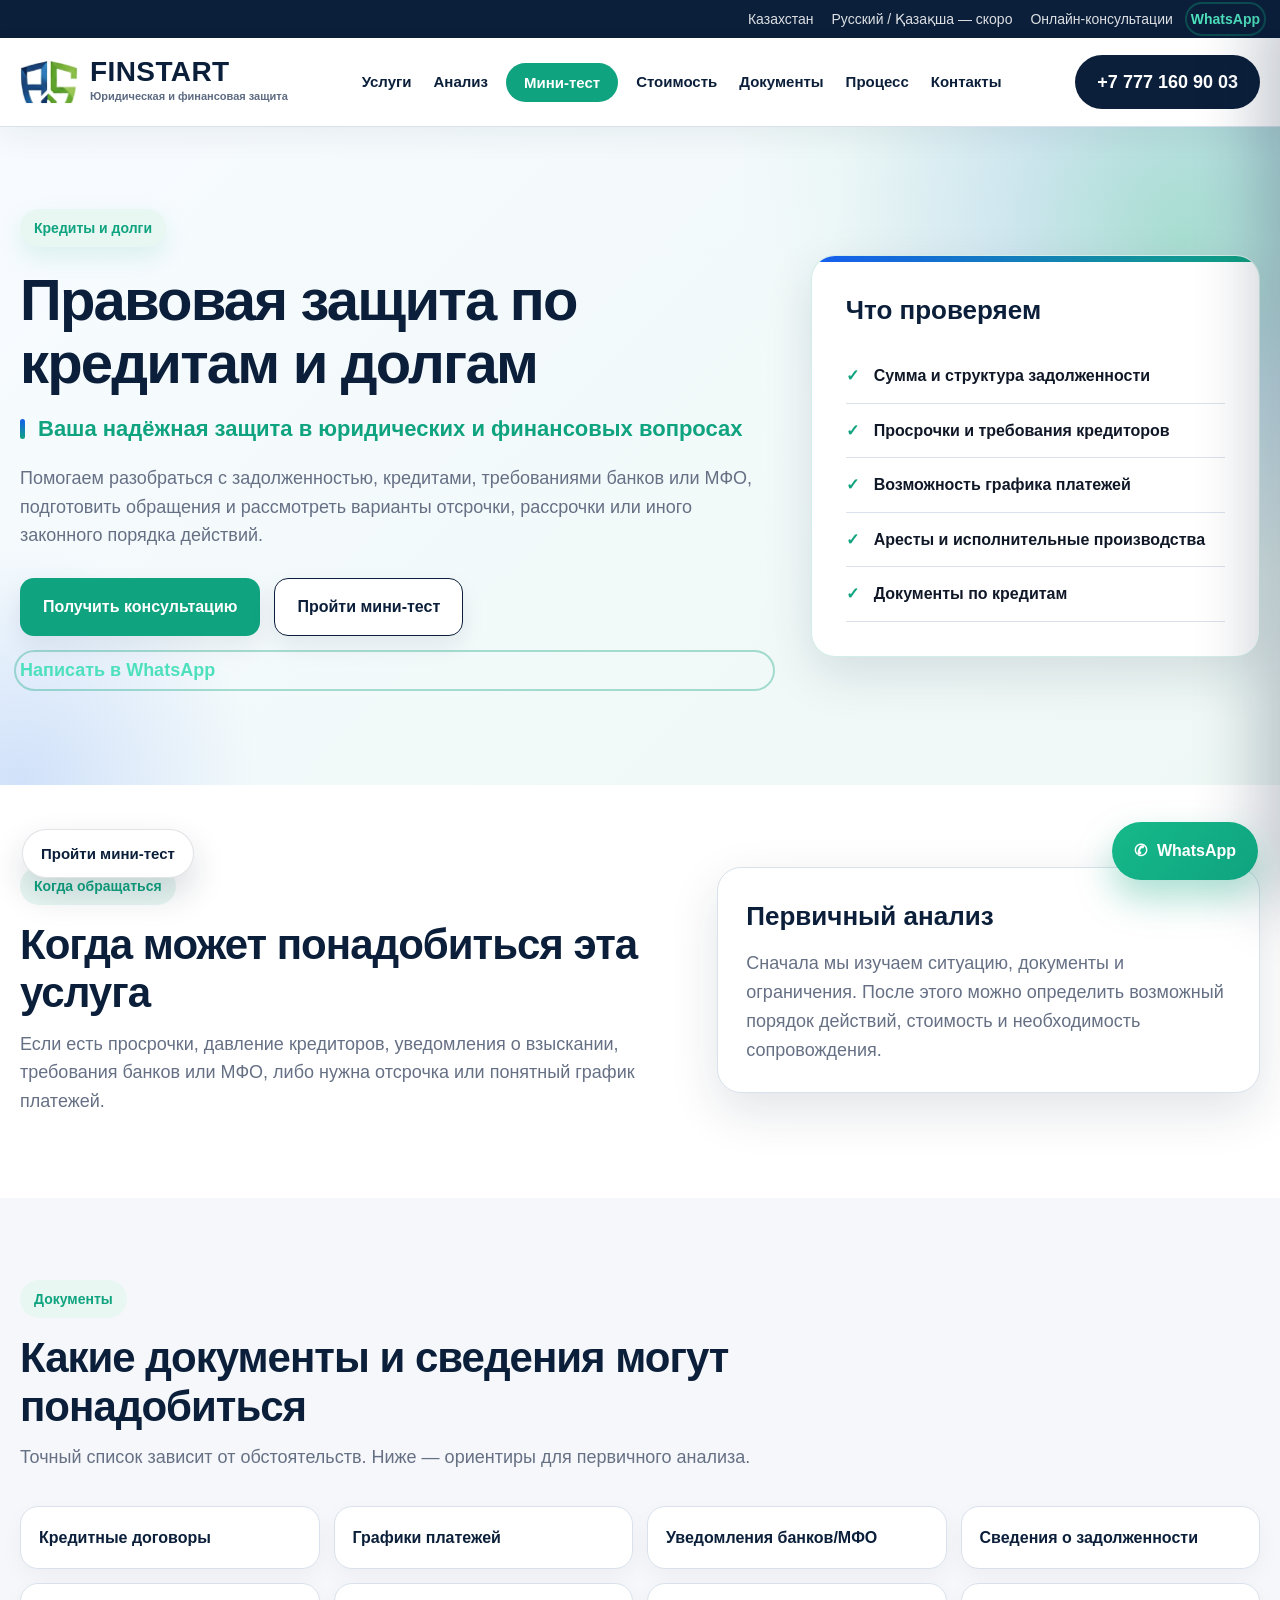
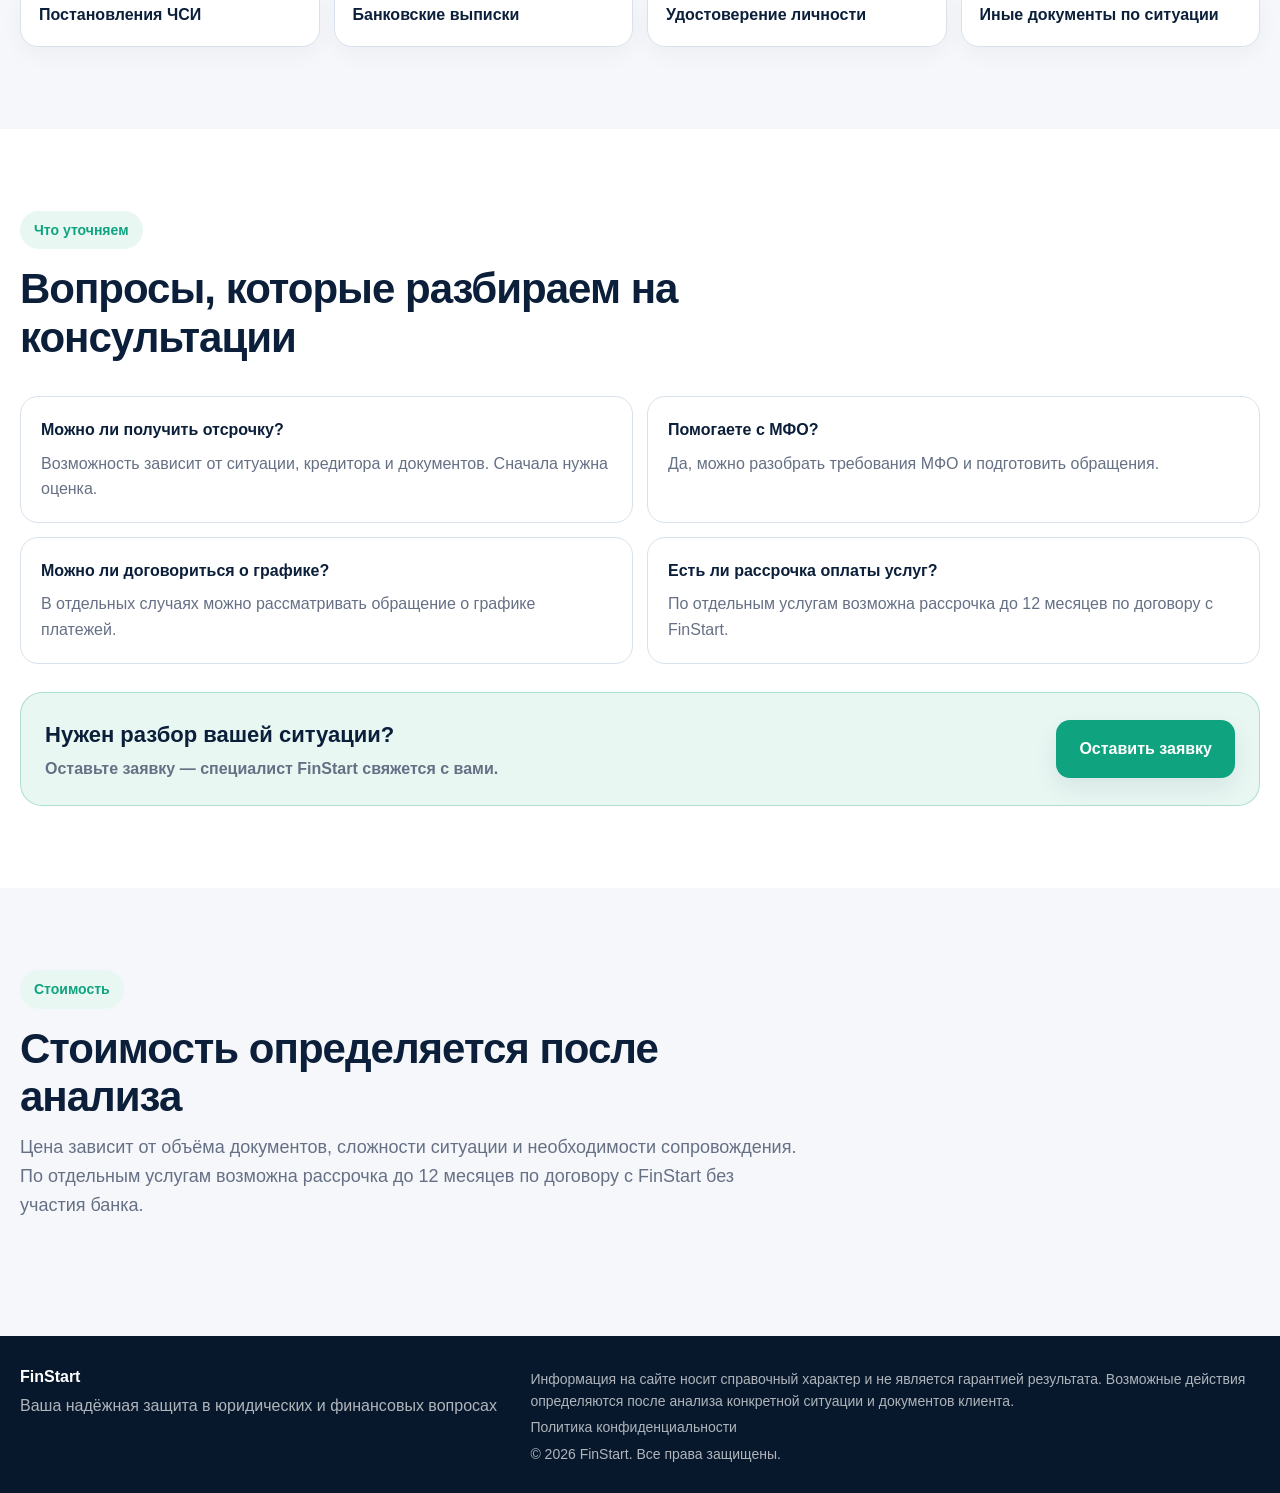
<file: pravovaya-zashchita-po-kreditam.html>
<!DOCTYPE html>
<html lang="ru">
<head>
  <meta charset="UTF-8" />
  <meta name="viewport" content="width=device-width, initial-scale=1.0" />

  <title>Правовая защита по кредитам и долгам в Казахстане — FinStart</title>
  <meta name="description" content="Правовая защита по кредитам, долгам, отсрочке платежей и графику погашения в Казахстане." />
  <link rel="icon" type="image/png" href="favicon.png" />
  <meta property="og:type" content="website" />
  <meta property="og:site_name" content="FinStart" />
  <meta property="og:image" content="img/logo-full.jpg" />
  <link rel="stylesheet" href="css/style.css" />
</head>
<body>
  <div class="top-line">
    <div class="container top-line-inner">
      <span>Казахстан</span>
      <span>Русский / Қазақша — скоро</span>
      <span>Онлайн-консультации</span>
      <a class="whatsapp-link" href="https://wa.me/77771609003" target="_blank">WhatsApp</a>
    </div>
  </div>

  <header class="site-header">
    <div class="container header-inner">
      <a href="index.html" class="logo">
        <img src="img/logo-icon.png" alt="FinStart" class="logo-icon" />
        <div class="logo-text-wrap">
          <span class="logo-name" data-cms="site.brand">FINSTART</span>
          <span class="logo-sub" data-cms="site.subtitle">Юридическая и финансовая защита</span>
        </div>
      </a>

      <nav class="nav" id="nav">
        <a href="index.html#services">Услуги</a>
        <a href="index.html#analysis">Анализ</a>
        <button class="nav-button" type="button" data-open-quiz>Мини-тест</button>
        <a href="index.html#pricing">Стоимость</a>
        <a href="index.html#documents">Документы</a>
        <a href="index.html#process">Процесс</a>
        <a href="index.html#contacts">Контакты</a>
      </nav>

      <button class="menu-btn" id="menuBtn" aria-label="Открыть меню">☰</button>

      <a class="header-phone" href="tel:+77771609003"><span data-cms="contact.phone_display">+7 777 160 90 03</span></a>
    </div>
  </header>

  <main>
    <section class="hero service-hero">
      <div class="container hero-grid">
        <div class="hero-content">
          <div class="badge">Кредиты и долги</div>
          <h1>Правовая защита по кредитам и долгам</h1>
          <p class="hero-slogan">Ваша надёжная защита в юридических и финансовых вопросах</p>
          <p class="hero-text">Помогаем разобраться с задолженностью, кредитами, требованиями банков или МФО, подготовить обращения и рассмотреть варианты отсрочки, рассрочки или иного законного порядка действий.</p>
          <div class="hero-actions">
            <a class="btn btn-primary" href="index.html#contacts">Получить консультацию</a>
            <button class="btn btn-outline" type="button" data-open-quiz>Пройти мини-тест</button>
          </div>
          <div class="contact-direct" style="margin-top:-6px;margin-bottom:18px;">
            <a class="whatsapp-link" href="https://wa.me/77771609003" target="_blank">Написать в WhatsApp</a>
          </div>
        </div>

        <div class="hero-card">
          <h2>Что проверяем</h2>
          <ul>
            <li>Сумма и структура задолженности</li>
            <li>Просрочки и требования кредиторов</li>
            <li>Возможность графика платежей</li>
            <li>Аресты и исполнительные производства</li>
            <li>Документы по кредитам</li>
          </ul>
        </div>
      </div>
    </section>

    <section class="section">
      <div class="container page-grid">
        <div>
          <span class="section-label">Когда обращаться</span>
          <h2>Когда может понадобиться эта услуга</h2>
          <p>Если есть просрочки, давление кредиторов, уведомления о взыскании, требования банков или МФО, либо нужна отсрочка или понятный график платежей.</p>
        </div>

        <div class="info-card">
          <h3>Первичный анализ</h3>
          <p>
            Сначала мы изучаем ситуацию, документы и ограничения. После этого можно определить
            возможный порядок действий, стоимость и необходимость сопровождения.
          </p>
        </div>
      </div>
    </section>

    <section class="section section-soft">
      <div class="container">
        <div class="section-head">
          <span class="section-label">Документы</span>
          <h2>Какие документы и сведения могут понадобиться</h2>
          <p>Точный список зависит от обстоятельств. Ниже — ориентиры для первичного анализа.</p>
        </div>

        <div class="documents-grid">
          <div class="document-item">Кредитные договоры</div>
          <div class="document-item">Графики платежей</div>
          <div class="document-item">Уведомления банков/МФО</div>
          <div class="document-item">Сведения о задолженности</div>
          <div class="document-item">Постановления ЧСИ</div>
          <div class="document-item">Банковские выписки</div>
          <div class="document-item">Удостоверение личности</div>
          <div class="document-item">Иные документы по ситуации</div>
        </div>
      </div>
    </section>

    <section class="section">
      <div class="container">
        <div class="section-head">
          <span class="section-label">Что уточняем</span>
          <h2>Вопросы, которые разбираем на консультации</h2>
        </div>

        <div class="service-faq-grid">
          <div class="service-faq-item">
            <strong>Можно ли получить отсрочку?</strong>
            <span>Возможность зависит от ситуации, кредитора и документов. Сначала нужна оценка.</span>
          </div>
          <div class="service-faq-item">
            <strong>Помогаете с МФО?</strong>
            <span>Да, можно разобрать требования МФО и подготовить обращения.</span>
          </div>
          <div class="service-faq-item">
            <strong>Можно ли договориться о графике?</strong>
            <span>В отдельных случаях можно рассматривать обращение о графике платежей.</span>
          </div>
          <div class="service-faq-item">
            <strong>Есть ли рассрочка оплаты услуг?</strong>
            <span>По отдельным услугам возможна рассрочка до 12 месяцев по договору с FinStart.</span>
          </div>
        </div>

        <div class="small-cta">
          <div>
            <strong>Нужен разбор вашей ситуации?</strong>
            <span>Оставьте заявку — специалист FinStart свяжется с вами.</span>
          </div>
          <a class="btn btn-primary" href="index.html#contacts">Оставить заявку</a>
        </div>
      </div>
    </section>

    <section class="section section-soft">
      <div class="container">
        <div class="section-head">
          <span class="section-label">Стоимость</span>
          <h2>Стоимость определяется после анализа</h2>
          <p>
            Цена зависит от объёма документов, сложности ситуации и необходимости сопровождения.
            По отдельным услугам возможна рассрочка до 12 месяцев по договору с FinStart без участия банка.
          </p>
        </div>
      </div>
    </section>
  </main>

  <div class="quiz-drawer-overlay" id="quizDrawerOverlay" data-close-quiz></div>

  <aside class="quiz-drawer" id="quizDrawer" aria-label="Мини-тест FinStart">
    <div class="quiz-drawer-head">
      <div>
        <h2>Мини-тест FinStart</h2>
        <p>Ответьте на вопросы — мы подскажем возможный порядок действий.</p>
      </div>
      <button class="drawer-close" type="button" data-close-quiz aria-label="Закрыть">×</button>
    </div>

    <div class="quiz-drawer-body">
      <form class="quiz-form" action="send.php" method="POST">
        <input type="text" name="website" class="hidden-field" tabindex="-1" autocomplete="off" />
        <input type="hidden" name="form_type" value="Мини-тест" />

        <div class="quiz-grid">
          <label>
            Кто обращается?
            <select name="client_type" required>
              <option value="">Выберите вариант</option>
              <option value="Физическое лицо">Физическое лицо</option>
              <option value="Юридическое лицо">Юридическое лицо</option>
              <option value="ИП">ИП</option>
            </select>
          </label>

          <label>
            Что для вас сейчас важнее?
            <select name="priority" required>
              <option value="">Выберите вариант</option>
              <option value="Снять арест">Снять арест</option>
              <option value="Разобраться с долгами">Разобраться с долгами</option>
              <option value="Проверить банкротство">Проверить банкротство</option>
              <option value="Получить рассрочку оплаты услуг">Получить рассрочку оплаты услуг</option>
              <option value="Подготовить документы">Подготовить документы</option>
              <option value="Цифровые документы и онлайн-сервисы">Цифровые документы и онлайн-сервисы</option>
            </select>
          </label>

          <label>
            Есть ли просрочки по кредитам?
            <select name="has_overdue" required>
              <option value="">Выберите вариант</option>
              <option value="Да">Да</option>
              <option value="Нет">Нет</option>
              <option value="Не знаю">Не знаю</option>
            </select>
          </label>

          <label>
            Есть ли аресты счетов или карт?
            <select name="has_arrest" required>
              <option value="">Выберите вариант</option>
              <option value="Да">Да</option>
              <option value="Нет">Нет</option>
              <option value="Не знаю">Не знаю</option>
            </select>
          </label>

          <label>
            Есть ли исполнительное производство?
            <select name="has_enforcement" required>
              <option value="">Выберите вариант</option>
              <option value="Да">Да</option>
              <option value="Нет">Нет</option>
              <option value="Не знаю">Не знаю</option>
            </select>
          </label>

          <label>
            Примерная сумма долга
            <select name="debt_amount" required>
              <option value="">Выберите вариант</option>
              <option value="Менее 500 000 ₸">Менее 500 000 ₸</option>
              <option value="Менее 6 920 000 ₸">Менее 6 920 000 ₸</option>
              <option value="Более 6 920 000 ₸">Более 6 920 000 ₸</option>
              <option value="Не знаю точно">Не знаю точно</option>
            </select>
          </label>

          <label>
            Есть ли имущество?
            <select name="has_property" required>
              <option value="">Выберите вариант</option>
              <option value="Да">Да</option>
              <option value="Нет">Нет</option>
              <option value="Не знаю">Не знаю</option>
            </select>
          </label>

          <label>
            Ваше имя
            <input type="text" name="name" placeholder="Например: Андрей" required />
          </label>

          <label>
            Телефон
            <input type="tel" name="phone" placeholder="+7 ___ ___ __ __" required />
          </label>
        </div>

        <label>
          Как удобно связаться?
          <select name="contact_method" required>
            <option value="">Выберите вариант</option>
            <option value="WhatsApp">WhatsApp</option>
            <option value="Звонок">Звонок</option>
            <option value="Telegram">Telegram</option>
          </select>
        </label>

        <label>
          Дополнительная информация
          <textarea name="message" rows="4" placeholder="Кратко опишите ситуацию"></textarea>
        </label>

        <label class="consent-row">
          <input type="checkbox" name="quiz_consent" value="Да" required />
          <span>Я согласен(на) на обработку данных для связи по заявке.</span>
        </label>

        <button type="submit" class="btn btn-primary full">Отправить мини-тест</button>

        <p class="form-note">
          Ответы не являются юридическим заключением. Точный порядок действий определяется после анализа документов.
        </p>
      </form>
    </div>
  </aside>

  <footer class="site-footer">
    <div class="container footer-inner">
      <div>
        <strong>FinStart</strong>
        <p>Ваша надёжная защита в юридических и финансовых вопросах</p>
      </div>

      <div class="footer-disclaimer">
        <p>
          Информация на сайте носит справочный характер и не является гарантией результата.
          Возможные действия определяются после анализа конкретной ситуации и документов клиента.
        </p>
        <p><a href="privacy.html">Политика конфиденциальности</a></p>
        <p>© 2026 FinStart. Все права защищены.</p>
      </div>
    </div>
  </footer>

  <button class="floating-test" type="button" data-open-quiz>Пройти мини-тест</button>

  <a class="fixed-whatsapp" href="https://wa.me/77771609003" target="_blank"><i>✆</i><span>WhatsApp</span></a>

  <script src="js/cms.js"></script>
  <script src="js/main.js"></script>
</body>
</html>
</file>
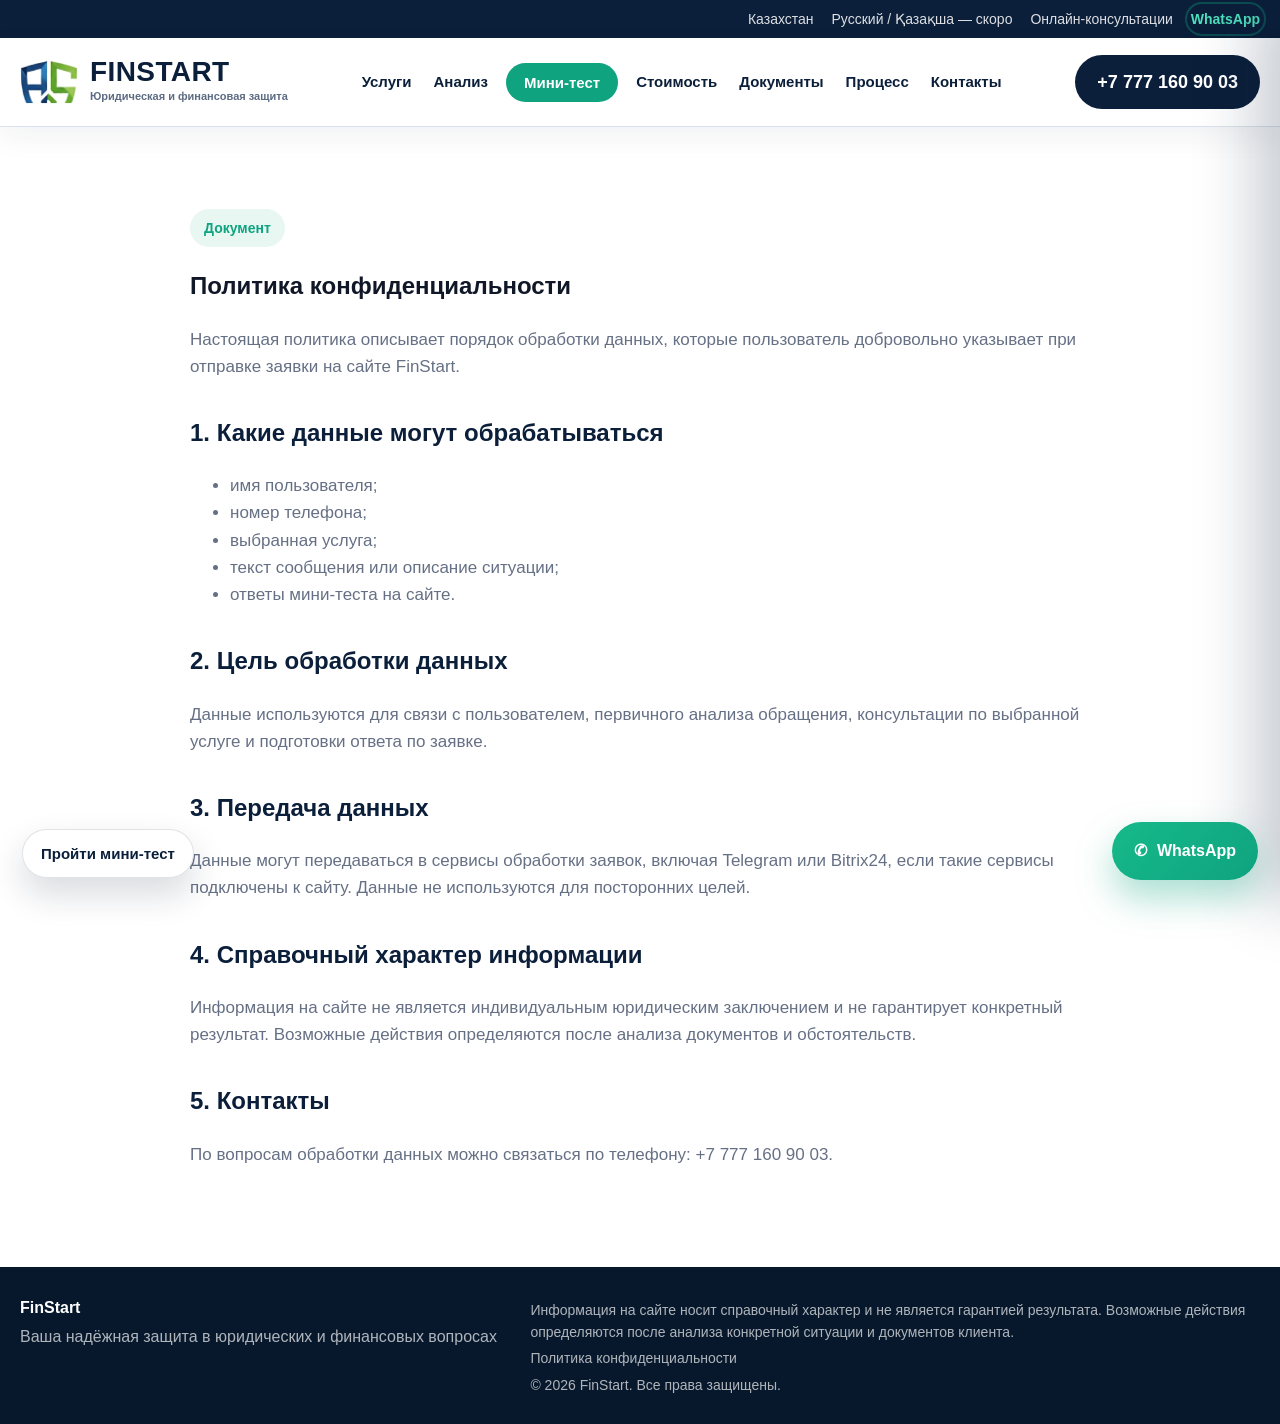
<file: privacy.html>
<!DOCTYPE html>
<html lang="ru">
<head>
  <meta charset="UTF-8" />
  <meta name="viewport" content="width=device-width, initial-scale=1.0" />

  <title>Политика конфиденциальности — FinStart</title>
  <meta name="description" content="Политика конфиденциальности сайта FinStart." />

  <link rel="icon" type="image/png" href="favicon.png" />
  <meta property="og:type" content="website" />
  <meta property="og:site_name" content="FinStart" />
  <meta property="og:image" content="img/logo-full.jpg" />
  <link rel="stylesheet" href="css/style.css" />
</head>
<body>
  <div class="top-line">
    <div class="container top-line-inner">
      <span>Казахстан</span>
      <span>Русский / Қазақша — скоро</span>
      <span>Онлайн-консультации</span>
      <a class="whatsapp-link" href="https://wa.me/77771609003" target="_blank">WhatsApp</a>
    </div>
  </div>

  <header class="site-header">
    <div class="container header-inner">
      <a href="index.html" class="logo">
        <img src="img/logo-icon.png" alt="FinStart" class="logo-icon" />
        <div class="logo-text-wrap">
          <span class="logo-name" data-cms="site.brand">FINSTART</span>
          <span class="logo-sub" data-cms="site.subtitle">Юридическая и финансовая защита</span>
        </div>
      </a>

      <nav class="nav" id="nav">
        <a href="index.html#services">Услуги</a>
        <a href="index.html#analysis">Анализ</a>
        <button class="nav-button" type="button" data-open-quiz>Мини-тест</button>
        <a href="index.html#pricing">Стоимость</a>
        <a href="index.html#documents">Документы</a>
        <a href="index.html#process">Процесс</a>
        <a href="index.html#contacts">Контакты</a>
      </nav>

      <button class="menu-btn" id="menuBtn" aria-label="Открыть меню">☰</button>

      <a class="header-phone" href="tel:+77771609003"><span data-cms="contact.phone_display">+7 777 160 90 03</span></a>
    </div>
  </header>

  <main>
    <section class="section">
      <div class="container privacy-content">
        <span class="section-label">Документ</span>
        <h1>Политика конфиденциальности</h1>

        <p>
          Настоящая политика описывает порядок обработки данных, которые пользователь добровольно
          указывает при отправке заявки на сайте FinStart.
        </p>

        <h2>1. Какие данные могут обрабатываться</h2>
        <ul>
          <li>имя пользователя;</li>
          <li>номер телефона;</li>
          <li>выбранная услуга;</li>
          <li>текст сообщения или описание ситуации;</li>
          <li>ответы мини-теста на сайте.</li>
        </ul>

        <h2>2. Цель обработки данных</h2>
        <p>
          Данные используются для связи с пользователем, первичного анализа обращения,
          консультации по выбранной услуге и подготовки ответа по заявке.
        </p>

        <h2>3. Передача данных</h2>
        <p>
          Данные могут передаваться в сервисы обработки заявок, включая Telegram или Bitrix24,
          если такие сервисы подключены к сайту. Данные не используются для посторонних целей.
        </p>

        <h2>4. Справочный характер информации</h2>
        <p>
          Информация на сайте не является индивидуальным юридическим заключением и не гарантирует
          конкретный результат. Возможные действия определяются после анализа документов и обстоятельств.
        </p>

        <h2>5. Контакты</h2>
        <p>
          По вопросам обработки данных можно связаться по телефону:
          <a href="tel:+77771609003"><span data-cms="contact.phone_display">+7 777 160 90 03</span></a>.
        </p>
      </div>
    </section>
  </main>

  <div class="quiz-drawer-overlay" id="quizDrawerOverlay" data-close-quiz></div>

  <aside class="quiz-drawer" id="quizDrawer" aria-label="Мини-тест FinStart">
    <div class="quiz-drawer-head">
      <div>
        <h2>Мини-тест FinStart</h2>
        <p>Ответьте на вопросы — мы подскажем возможный порядок действий.</p>
      </div>
      <button class="drawer-close" type="button" data-close-quiz aria-label="Закрыть">×</button>
    </div>

    <div class="quiz-drawer-body">
      <form class="quiz-form" action="send.php" method="POST">
        <input type="text" name="website" class="hidden-field" tabindex="-1" autocomplete="off" />
        <input type="hidden" name="form_type" value="Мини-тест" />

        <div class="quiz-grid">
          <label>
            Кто обращается?
            <select name="client_type" required>
              <option value="">Выберите вариант</option>
              <option value="Физическое лицо">Физическое лицо</option>
              <option value="Юридическое лицо">Юридическое лицо</option>
              <option value="ИП">ИП</option>
            </select>
          </label>

          <label>
            Что для вас сейчас важнее?
            <select name="priority" required>
              <option value="">Выберите вариант</option>
              <option value="Снять арест">Снять арест</option>
              <option value="Разобраться с долгами">Разобраться с долгами</option>
              <option value="Проверить банкротство">Проверить банкротство</option>
              <option value="Получить рассрочку оплаты услуг">Получить рассрочку оплаты услуг</option>
              <option value="Подготовить документы">Подготовить документы</option>
              <option value="Цифровые документы и онлайн-сервисы">Цифровые документы и онлайн-сервисы</option>
            </select>
          </label>

          <label>
            Есть ли просрочки по кредитам?
            <select name="has_overdue" required>
              <option value="">Выберите вариант</option>
              <option value="Да">Да</option>
              <option value="Нет">Нет</option>
              <option value="Не знаю">Не знаю</option>
            </select>
          </label>

          <label>
            Есть ли аресты счетов или карт?
            <select name="has_arrest" required>
              <option value="">Выберите вариант</option>
              <option value="Да">Да</option>
              <option value="Нет">Нет</option>
              <option value="Не знаю">Не знаю</option>
            </select>
          </label>

          <label>
            Есть ли исполнительное производство?
            <select name="has_enforcement" required>
              <option value="">Выберите вариант</option>
              <option value="Да">Да</option>
              <option value="Нет">Нет</option>
              <option value="Не знаю">Не знаю</option>
            </select>
          </label>

          <label>
            Примерная сумма долга
            <select name="debt_amount" required>
              <option value="">Выберите вариант</option>
              <option value="Менее 500 000 ₸">Менее 500 000 ₸</option>
              <option value="Менее 6 920 000 ₸">Менее 6 920 000 ₸</option>
              <option value="Более 6 920 000 ₸">Более 6 920 000 ₸</option>
              <option value="Не знаю точно">Не знаю точно</option>
            </select>
          </label>

          <label>
            Есть ли имущество?
            <select name="has_property" required>
              <option value="">Выберите вариант</option>
              <option value="Да">Да</option>
              <option value="Нет">Нет</option>
              <option value="Не знаю">Не знаю</option>
            </select>
          </label>

          <label>
            Ваше имя
            <input type="text" name="name" placeholder="Например: Андрей" required />
          </label>

          <label>
            Телефон
            <input type="tel" name="phone" placeholder="+7 ___ ___ __ __" required />
          </label>
        </div>

        <label>
          Как удобно связаться?
          <select name="contact_method" required>
            <option value="">Выберите вариант</option>
            <option value="WhatsApp">WhatsApp</option>
            <option value="Звонок">Звонок</option>
            <option value="Telegram">Telegram</option>
          </select>
        </label>

        <label>
          Дополнительная информация
          <textarea name="message" rows="4" placeholder="Кратко опишите ситуацию"></textarea>
        </label>

        <label class="consent-row">
          <input type="checkbox" name="quiz_consent" value="Да" required />
          <span>Я согласен(на) на обработку данных для связи по заявке.</span>
        </label>

        <button type="submit" class="btn btn-primary full">Отправить мини-тест</button>

        <p class="form-note">
          Ответы не являются юридическим заключением. Точный порядок действий определяется после анализа документов.
        </p>
      </form>
    </div>
  </aside>

  <footer class="site-footer">
    <div class="container footer-inner">
      <div>
        <strong>FinStart</strong>
        <p>Ваша надёжная защита в юридических и финансовых вопросах</p>
      </div>

      <div class="footer-disclaimer">
        <p>
          Информация на сайте носит справочный характер и не является гарантией результата.
          Возможные действия определяются после анализа конкретной ситуации и документов клиента.
        </p>
        <p>
          <a href="privacy.html">Политика конфиденциальности</a>
        </p>
        <p>© 2026 FinStart. Все права защищены.</p>
      </div>
    </div>
  </footer>

  <button class="floating-test" type="button" data-open-quiz>Пройти мини-тест</button>

  <a class="fixed-whatsapp" href="https://wa.me/77771609003" target="_blank"><i>✆</i><span>WhatsApp</span></a>

  <script src="js/cms.js"></script>
  <script src="js/main.js"></script>
</body>
</html>
</file>
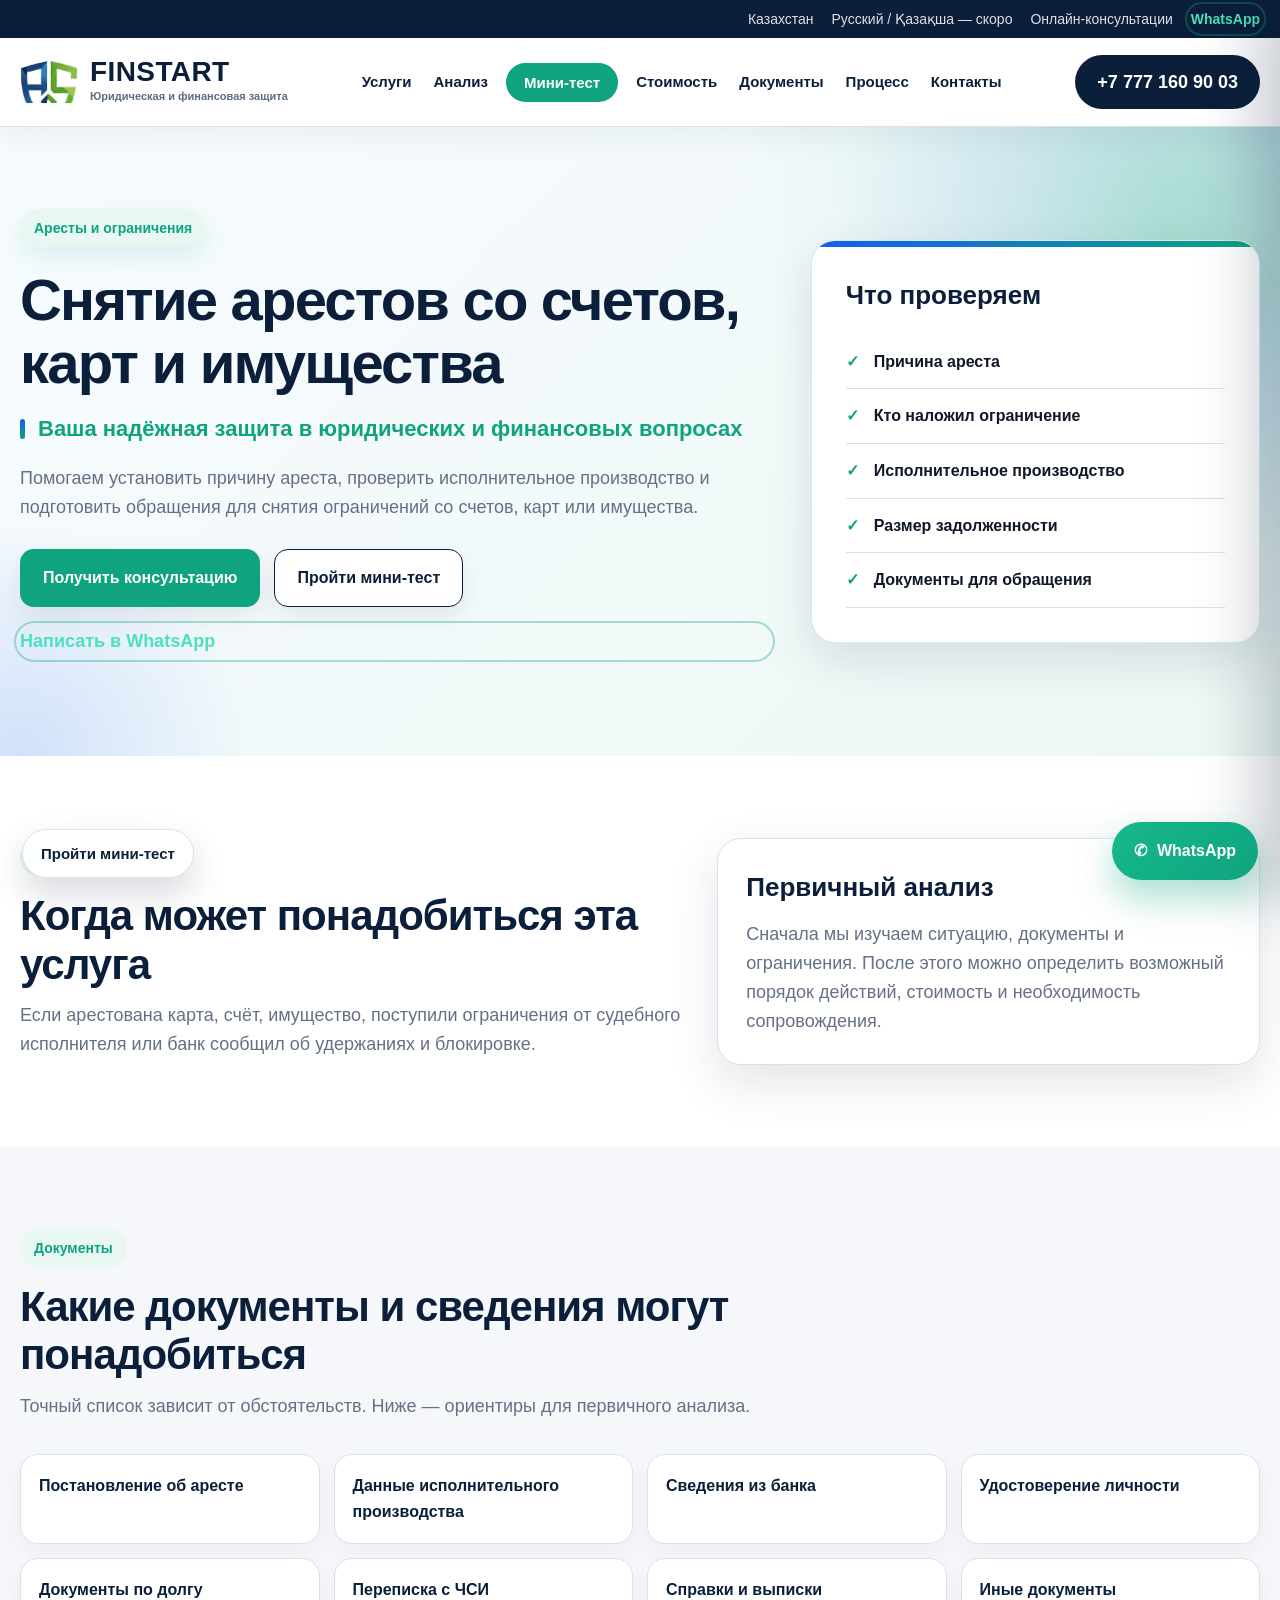
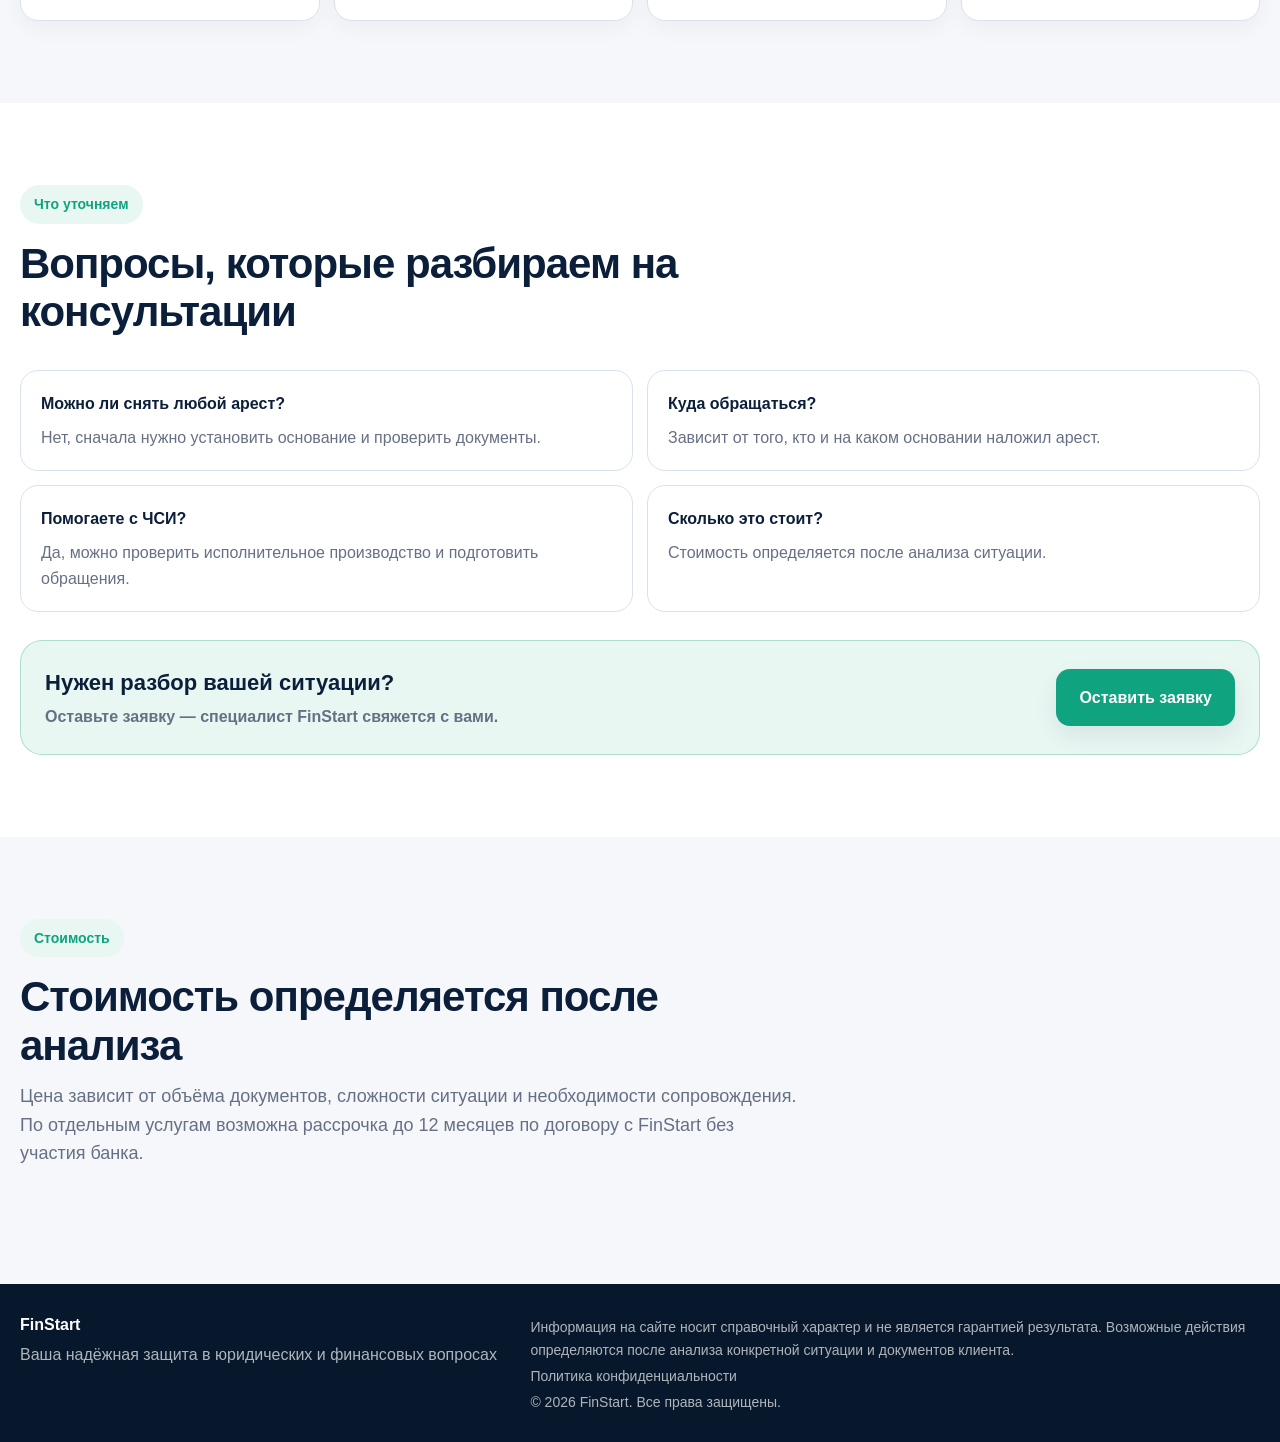
<file: snyatie-arestov.html>
<!DOCTYPE html>
<html lang="ru">
<head>
  <meta charset="UTF-8" />
  <meta name="viewport" content="width=device-width, initial-scale=1.0" />

  <title>Снятие арестов со счетов и имущества в Казахстане — FinStart</title>
  <meta name="description" content="Снятие арестов со счетов, карт и имущества в Казахстане. Проверка причин ареста и подготовка обращений." />
  <link rel="icon" type="image/png" href="favicon.png" />
  <meta property="og:type" content="website" />
  <meta property="og:site_name" content="FinStart" />
  <meta property="og:image" content="img/logo-full.jpg" />
  <link rel="stylesheet" href="css/style.css" />
</head>
<body>
  <div class="top-line">
    <div class="container top-line-inner">
      <span>Казахстан</span>
      <span>Русский / Қазақша — скоро</span>
      <span>Онлайн-консультации</span>
      <a class="whatsapp-link" href="https://wa.me/77771609003" target="_blank">WhatsApp</a>
    </div>
  </div>

  <header class="site-header">
    <div class="container header-inner">
      <a href="index.html" class="logo">
        <img src="img/logo-icon.png" alt="FinStart" class="logo-icon" />
        <div class="logo-text-wrap">
          <span class="logo-name" data-cms="site.brand">FINSTART</span>
          <span class="logo-sub" data-cms="site.subtitle">Юридическая и финансовая защита</span>
        </div>
      </a>

      <nav class="nav" id="nav">
        <a href="index.html#services">Услуги</a>
        <a href="index.html#analysis">Анализ</a>
        <button class="nav-button" type="button" data-open-quiz>Мини-тест</button>
        <a href="index.html#pricing">Стоимость</a>
        <a href="index.html#documents">Документы</a>
        <a href="index.html#process">Процесс</a>
        <a href="index.html#contacts">Контакты</a>
      </nav>

      <button class="menu-btn" id="menuBtn" aria-label="Открыть меню">☰</button>

      <a class="header-phone" href="tel:+77771609003"><span data-cms="contact.phone_display">+7 777 160 90 03</span></a>
    </div>
  </header>

  <main>
    <section class="hero service-hero">
      <div class="container hero-grid">
        <div class="hero-content">
          <div class="badge">Аресты и ограничения</div>
          <h1>Снятие арестов со счетов, карт и имущества</h1>
          <p class="hero-slogan">Ваша надёжная защита в юридических и финансовых вопросах</p>
          <p class="hero-text">Помогаем установить причину ареста, проверить исполнительное производство и подготовить обращения для снятия ограничений со счетов, карт или имущества.</p>
          <div class="hero-actions">
            <a class="btn btn-primary" href="index.html#contacts">Получить консультацию</a>
            <button class="btn btn-outline" type="button" data-open-quiz>Пройти мини-тест</button>
          </div>
          <div class="contact-direct" style="margin-top:-6px;margin-bottom:18px;">
            <a class="whatsapp-link" href="https://wa.me/77771609003" target="_blank">Написать в WhatsApp</a>
          </div>
        </div>

        <div class="hero-card">
          <h2>Что проверяем</h2>
          <ul>
            <li>Причина ареста</li>
            <li>Кто наложил ограничение</li>
            <li>Исполнительное производство</li>
            <li>Размер задолженности</li>
            <li>Документы для обращения</li>
          </ul>
        </div>
      </div>
    </section>

    <section class="section">
      <div class="container page-grid">
        <div>
          <span class="section-label">Когда обращаться</span>
          <h2>Когда может понадобиться эта услуга</h2>
          <p>Если арестована карта, счёт, имущество, поступили ограничения от судебного исполнителя или банк сообщил об удержаниях и блокировке.</p>
        </div>

        <div class="info-card">
          <h3>Первичный анализ</h3>
          <p>
            Сначала мы изучаем ситуацию, документы и ограничения. После этого можно определить
            возможный порядок действий, стоимость и необходимость сопровождения.
          </p>
        </div>
      </div>
    </section>

    <section class="section section-soft">
      <div class="container">
        <div class="section-head">
          <span class="section-label">Документы</span>
          <h2>Какие документы и сведения могут понадобиться</h2>
          <p>Точный список зависит от обстоятельств. Ниже — ориентиры для первичного анализа.</p>
        </div>

        <div class="documents-grid">
          <div class="document-item">Постановление об аресте</div>
          <div class="document-item">Данные исполнительного производства</div>
          <div class="document-item">Сведения из банка</div>
          <div class="document-item">Удостоверение личности</div>
          <div class="document-item">Документы по долгу</div>
          <div class="document-item">Переписка с ЧСИ</div>
          <div class="document-item">Справки и выписки</div>
          <div class="document-item">Иные документы</div>
        </div>
      </div>
    </section>

    <section class="section">
      <div class="container">
        <div class="section-head">
          <span class="section-label">Что уточняем</span>
          <h2>Вопросы, которые разбираем на консультации</h2>
        </div>

        <div class="service-faq-grid">
          <div class="service-faq-item">
            <strong>Можно ли снять любой арест?</strong>
            <span>Нет, сначала нужно установить основание и проверить документы.</span>
          </div>
          <div class="service-faq-item">
            <strong>Куда обращаться?</strong>
            <span>Зависит от того, кто и на каком основании наложил арест.</span>
          </div>
          <div class="service-faq-item">
            <strong>Помогаете с ЧСИ?</strong>
            <span>Да, можно проверить исполнительное производство и подготовить обращения.</span>
          </div>
          <div class="service-faq-item">
            <strong>Сколько это стоит?</strong>
            <span>Стоимость определяется после анализа ситуации.</span>
          </div>
        </div>

        <div class="small-cta">
          <div>
            <strong>Нужен разбор вашей ситуации?</strong>
            <span>Оставьте заявку — специалист FinStart свяжется с вами.</span>
          </div>
          <a class="btn btn-primary" href="index.html#contacts">Оставить заявку</a>
        </div>
      </div>
    </section>

    <section class="section section-soft">
      <div class="container">
        <div class="section-head">
          <span class="section-label">Стоимость</span>
          <h2>Стоимость определяется после анализа</h2>
          <p>
            Цена зависит от объёма документов, сложности ситуации и необходимости сопровождения.
            По отдельным услугам возможна рассрочка до 12 месяцев по договору с FinStart без участия банка.
          </p>
        </div>
      </div>
    </section>
  </main>

  <div class="quiz-drawer-overlay" id="quizDrawerOverlay" data-close-quiz></div>

  <aside class="quiz-drawer" id="quizDrawer" aria-label="Мини-тест FinStart">
    <div class="quiz-drawer-head">
      <div>
        <h2>Мини-тест FinStart</h2>
        <p>Ответьте на вопросы — мы подскажем возможный порядок действий.</p>
      </div>
      <button class="drawer-close" type="button" data-close-quiz aria-label="Закрыть">×</button>
    </div>

    <div class="quiz-drawer-body">
      <form class="quiz-form" action="send.php" method="POST">
        <input type="text" name="website" class="hidden-field" tabindex="-1" autocomplete="off" />
        <input type="hidden" name="form_type" value="Мини-тест" />

        <div class="quiz-grid">
          <label>
            Кто обращается?
            <select name="client_type" required>
              <option value="">Выберите вариант</option>
              <option value="Физическое лицо">Физическое лицо</option>
              <option value="Юридическое лицо">Юридическое лицо</option>
              <option value="ИП">ИП</option>
            </select>
          </label>

          <label>
            Что для вас сейчас важнее?
            <select name="priority" required>
              <option value="">Выберите вариант</option>
              <option value="Снять арест">Снять арест</option>
              <option value="Разобраться с долгами">Разобраться с долгами</option>
              <option value="Проверить банкротство">Проверить банкротство</option>
              <option value="Получить рассрочку оплаты услуг">Получить рассрочку оплаты услуг</option>
              <option value="Подготовить документы">Подготовить документы</option>
              <option value="Цифровые документы и онлайн-сервисы">Цифровые документы и онлайн-сервисы</option>
            </select>
          </label>

          <label>
            Есть ли просрочки по кредитам?
            <select name="has_overdue" required>
              <option value="">Выберите вариант</option>
              <option value="Да">Да</option>
              <option value="Нет">Нет</option>
              <option value="Не знаю">Не знаю</option>
            </select>
          </label>

          <label>
            Есть ли аресты счетов или карт?
            <select name="has_arrest" required>
              <option value="">Выберите вариант</option>
              <option value="Да">Да</option>
              <option value="Нет">Нет</option>
              <option value="Не знаю">Не знаю</option>
            </select>
          </label>

          <label>
            Есть ли исполнительное производство?
            <select name="has_enforcement" required>
              <option value="">Выберите вариант</option>
              <option value="Да">Да</option>
              <option value="Нет">Нет</option>
              <option value="Не знаю">Не знаю</option>
            </select>
          </label>

          <label>
            Примерная сумма долга
            <select name="debt_amount" required>
              <option value="">Выберите вариант</option>
              <option value="Менее 500 000 ₸">Менее 500 000 ₸</option>
              <option value="Менее 6 920 000 ₸">Менее 6 920 000 ₸</option>
              <option value="Более 6 920 000 ₸">Более 6 920 000 ₸</option>
              <option value="Не знаю точно">Не знаю точно</option>
            </select>
          </label>

          <label>
            Есть ли имущество?
            <select name="has_property" required>
              <option value="">Выберите вариант</option>
              <option value="Да">Да</option>
              <option value="Нет">Нет</option>
              <option value="Не знаю">Не знаю</option>
            </select>
          </label>

          <label>
            Ваше имя
            <input type="text" name="name" placeholder="Например: Андрей" required />
          </label>

          <label>
            Телефон
            <input type="tel" name="phone" placeholder="+7 ___ ___ __ __" required />
          </label>
        </div>

        <label>
          Как удобно связаться?
          <select name="contact_method" required>
            <option value="">Выберите вариант</option>
            <option value="WhatsApp">WhatsApp</option>
            <option value="Звонок">Звонок</option>
            <option value="Telegram">Telegram</option>
          </select>
        </label>

        <label>
          Дополнительная информация
          <textarea name="message" rows="4" placeholder="Кратко опишите ситуацию"></textarea>
        </label>

        <label class="consent-row">
          <input type="checkbox" name="quiz_consent" value="Да" required />
          <span>Я согласен(на) на обработку данных для связи по заявке.</span>
        </label>

        <button type="submit" class="btn btn-primary full">Отправить мини-тест</button>

        <p class="form-note">
          Ответы не являются юридическим заключением. Точный порядок действий определяется после анализа документов.
        </p>
      </form>
    </div>
  </aside>

  <footer class="site-footer">
    <div class="container footer-inner">
      <div>
        <strong>FinStart</strong>
        <p>Ваша надёжная защита в юридических и финансовых вопросах</p>
      </div>

      <div class="footer-disclaimer">
        <p>
          Информация на сайте носит справочный характер и не является гарантией результата.
          Возможные действия определяются после анализа конкретной ситуации и документов клиента.
        </p>
        <p><a href="privacy.html">Политика конфиденциальности</a></p>
        <p>© 2026 FinStart. Все права защищены.</p>
      </div>
    </div>
  </footer>

  <button class="floating-test" type="button" data-open-quiz>Пройти мини-тест</button>

  <a class="fixed-whatsapp" href="https://wa.me/77771609003" target="_blank"><i>✆</i><span>WhatsApp</span></a>

  <script src="js/cms.js"></script>
  <script src="js/main.js"></script>
</body>
</html>
</file>
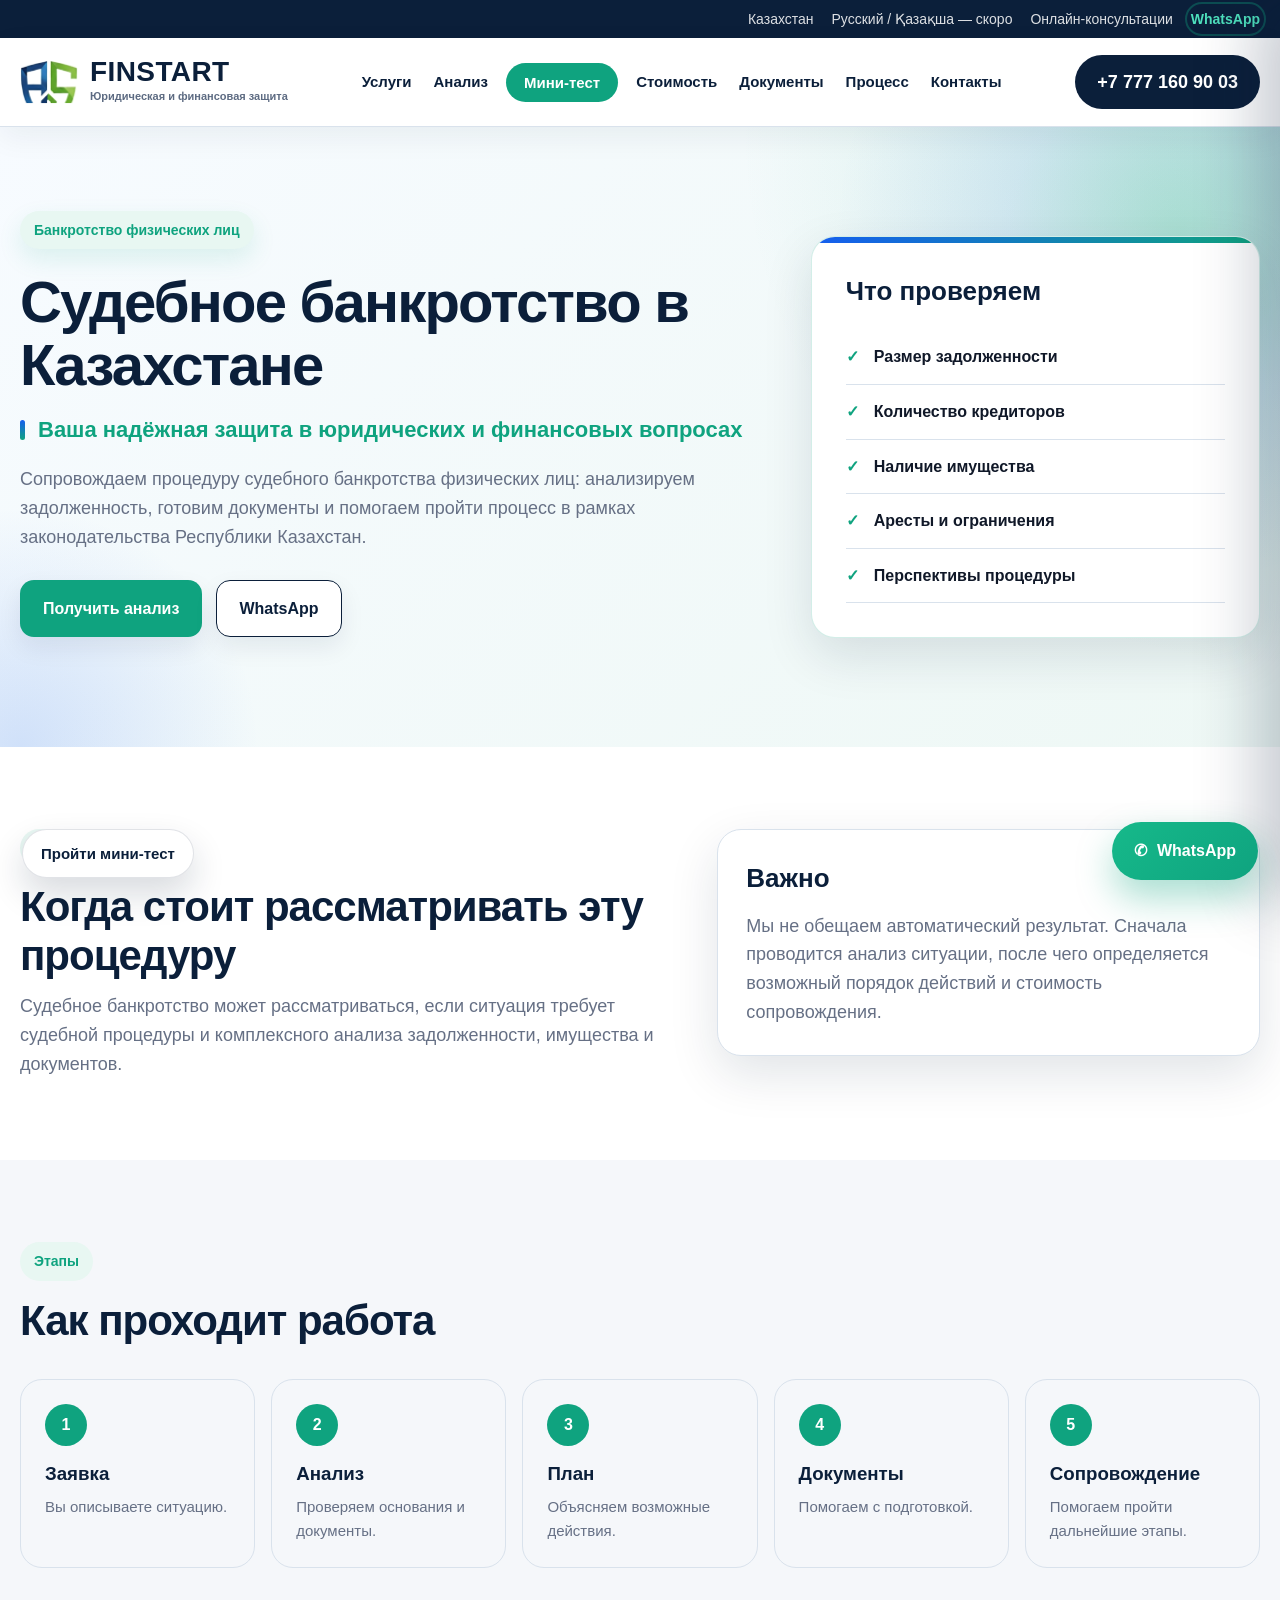
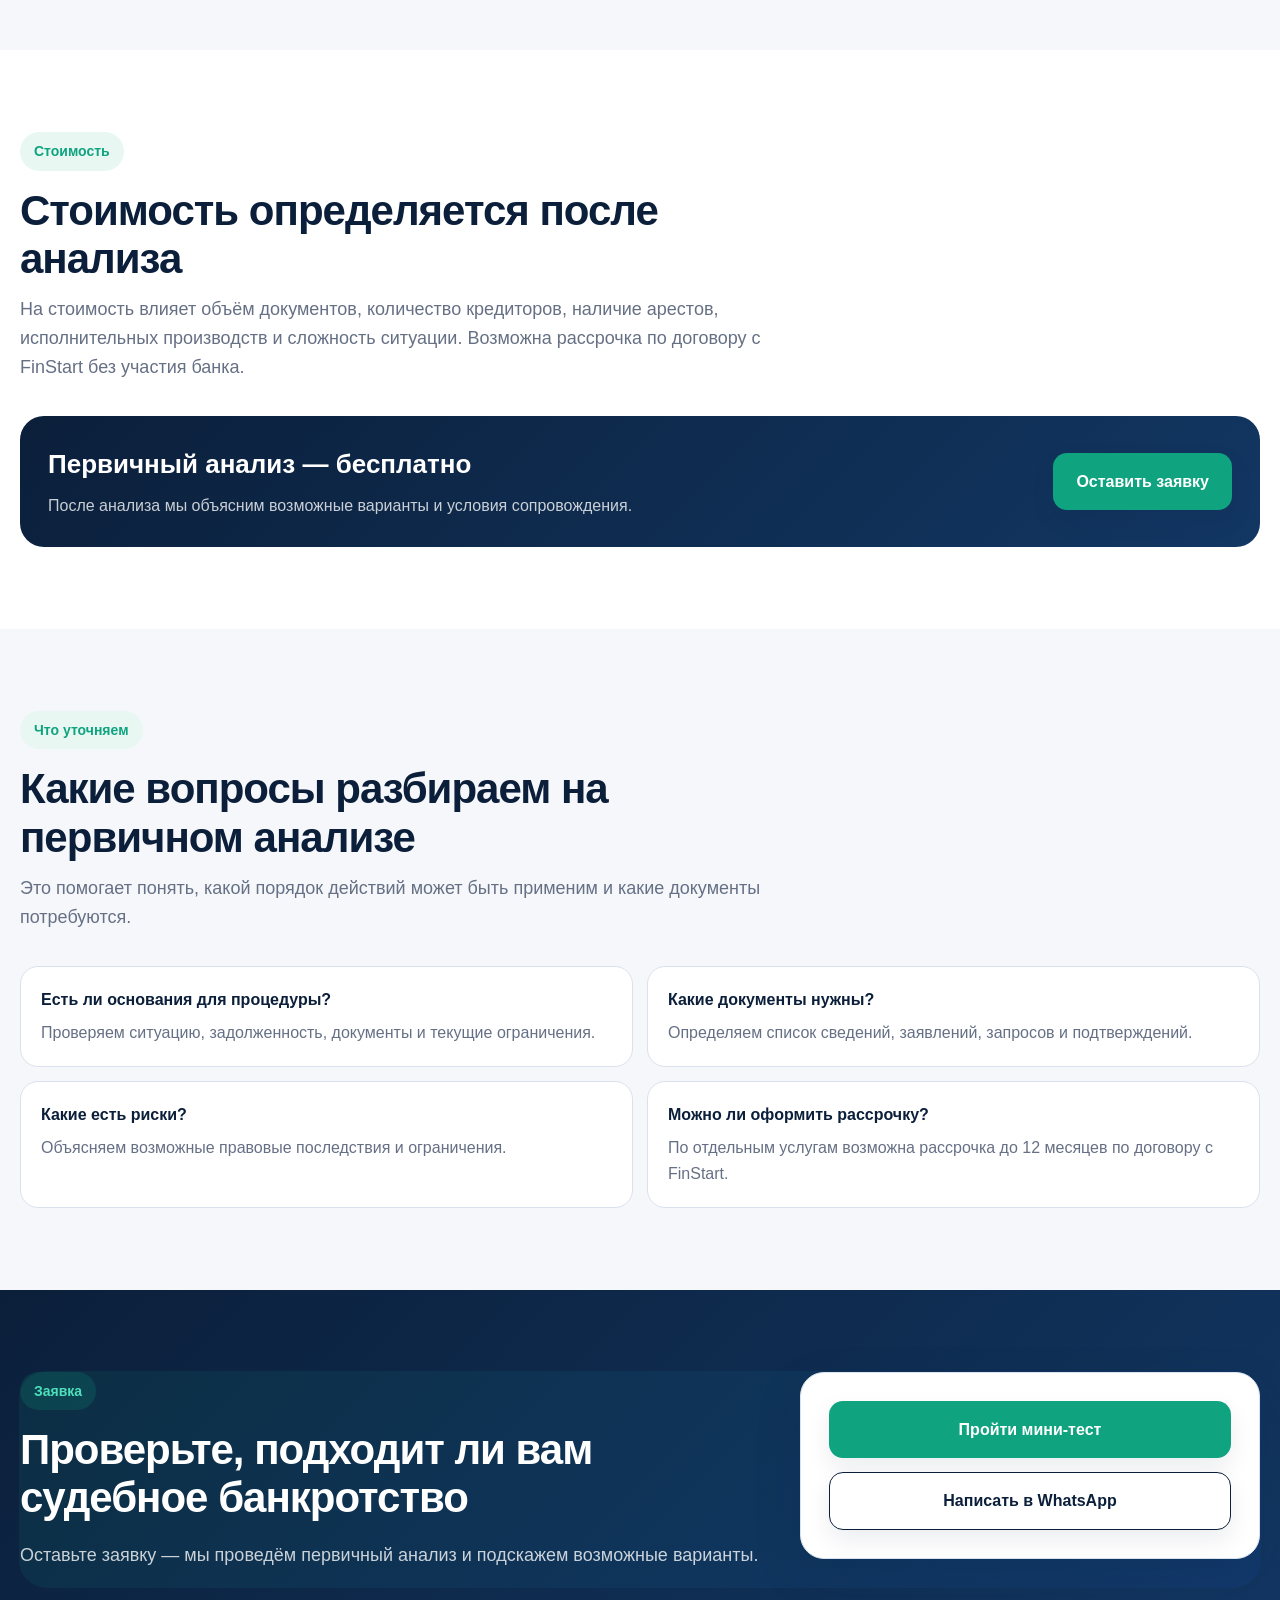
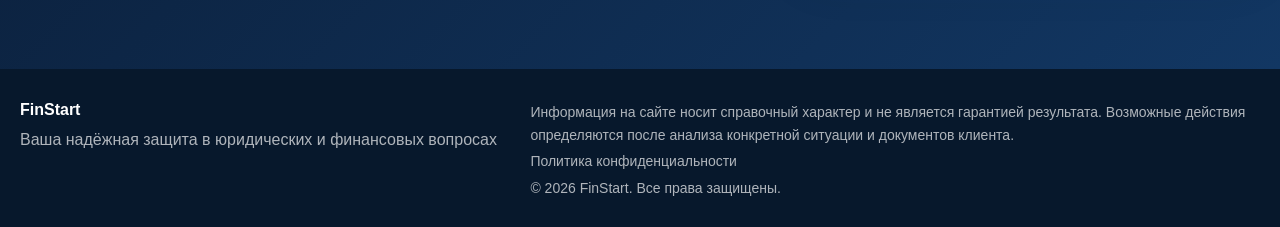
<file: sudebnoe-bankrotstvo.html>
<!DOCTYPE html>
<html lang="ru">
<head>
  <meta charset="UTF-8" />
  <meta name="viewport" content="width=device-width, initial-scale=1.0" />

  <title>Судебное банкротство в Казахстане — FinStart</title>
  <meta name="description" content="Судебное банкротство физических лиц в Казахстане. Анализ задолженности, подготовка документов и сопровождение процедуры." />

  <link rel="icon" type="image/png" href="favicon.png" />
  <meta property="og:type" content="website" />
  <meta property="og:site_name" content="FinStart" />
  <meta property="og:image" content="img/logo-full.jpg" />
  <link rel="stylesheet" href="css/style.css" />
</head>
<body>
  <div class="top-line">
    <div class="container top-line-inner">
      <span>Казахстан</span>
      <span>Русский / Қазақша — скоро</span>
      <span>Онлайн-консультации</span>
      <a class="whatsapp-link" href="https://wa.me/77771609003" target="_blank">WhatsApp</a>
    </div>
  </div>

  <header class="site-header">
    <div class="container header-inner">
      <a href="index.html" class="logo">
        <img src="img/logo-icon.png" alt="FinStart" class="logo-icon" />
        <div class="logo-text-wrap">
          <span class="logo-name" data-cms="site.brand">FINSTART</span>
          <span class="logo-sub" data-cms="site.subtitle">Юридическая и финансовая защита</span>
        </div>
      </a>

      <nav class="nav" id="nav">
        <a href="index.html#services">Услуги</a>
        <a href="index.html#analysis">Анализ</a>
        <button class="nav-button" type="button" data-open-quiz>Мини-тест</button>
        <a href="index.html#pricing">Стоимость</a>
        <a href="index.html#documents">Документы</a>
        <a href="index.html#process">Процесс</a>
        <a href="index.html#contacts">Контакты</a>
      </nav>

      <button class="menu-btn" id="menuBtn" aria-label="Открыть меню">☰</button>

      <a class="header-phone" href="tel:+77771609003"><span data-cms="contact.phone_display">+7 777 160 90 03</span></a>
    </div>
  </header>

  <main>
    <section class="hero service-hero">
      <div class="container hero-grid">
        <div class="hero-content">
          <div class="badge">Банкротство физических лиц</div>
          <h1>Судебное банкротство в Казахстане</h1>
          <p class="hero-slogan">Ваша надёжная защита в юридических и финансовых вопросах</p>
          <p class="hero-text">Сопровождаем процедуру судебного банкротства физических лиц: анализируем задолженность, готовим документы и помогаем пройти процесс в рамках законодательства Республики Казахстан.</p>
          <div class="hero-actions">
            <a class="btn btn-primary" href="index.html#analysis">Получить анализ</a>
            <a class="btn btn-outline" href="https://wa.me/77771609003" target="_blank">WhatsApp</a>
          </div>
        </div>

        <div class="hero-card">
          <h2>Что проверяем</h2>
          <ul>
            <li>Размер задолженности</li>
            <li>Количество кредиторов</li>
            <li>Наличие имущества</li>
            <li>Аресты и ограничения</li>
            <li>Перспективы процедуры</li>
          </ul>
        </div>
      </div>
    </section>

    <section class="section">
      <div class="container page-grid">
        <div>
          <span class="section-label">Кому подходит</span>
          <h2>Когда стоит рассматривать эту процедуру</h2>
          <p>Судебное банкротство может рассматриваться, если ситуация требует судебной процедуры и комплексного анализа задолженности, имущества и документов.</p>
        </div>

        <div class="info-card">
          <h3>Важно</h3>
          <p>
            Мы не обещаем автоматический результат. Сначала проводится анализ ситуации,
            после чего определяется возможный порядок действий и стоимость сопровождения.
          </p>
        </div>
      </div>
    </section>

    <section class="section section-soft">
      <div class="container">
        <div class="section-head">
          <span class="section-label">Этапы</span>
          <h2>Как проходит работа</h2>
        </div>

        <div class="steps">
          <div class="step"><span>1</span><h3>Заявка</h3><p>Вы описываете ситуацию.</p></div>
          <div class="step"><span>2</span><h3>Анализ</h3><p>Проверяем основания и документы.</p></div>
          <div class="step"><span>3</span><h3>План</h3><p>Объясняем возможные действия.</p></div>
          <div class="step"><span>4</span><h3>Документы</h3><p>Помогаем с подготовкой.</p></div>
          <div class="step"><span>5</span><h3>Сопровождение</h3><p>Помогаем пройти дальнейшие этапы.</p></div>
        </div>
      </div>
    </section>

    <section class="section">
      <div class="container">
        <div class="section-head">
          <span class="section-label">Стоимость</span>
          <h2>Стоимость определяется после анализа</h2>
          <p>
            На стоимость влияет объём документов, количество кредиторов, наличие арестов,
            исполнительных производств и сложность ситуации. Возможна рассрочка по договору с FinStart без участия банка.
          </p>
        </div>

        <div class="installment-box">
          <div>
            <h3>Первичный анализ — бесплатно</h3>
            <p>После анализа мы объясним возможные варианты и условия сопровождения.</p>
          </div>
          <a class="btn btn-primary" href="index.html#contacts">Оставить заявку</a>
        </div>
      </div>
    </section>


    <section class="section section-soft">
      <div class="container">
        <div class="section-head">
          <span class="section-label">Что уточняем</span>
          <h2>Какие вопросы разбираем на первичном анализе</h2>
          <p>Это помогает понять, какой порядок действий может быть применим и какие документы потребуются.</p>
        </div>

        <div class="service-faq-grid">
          <div class="service-faq-item">
            <strong>Есть ли основания для процедуры?</strong>
            <span>Проверяем ситуацию, задолженность, документы и текущие ограничения.</span>
          </div>
          <div class="service-faq-item">
            <strong>Какие документы нужны?</strong>
            <span>Определяем список сведений, заявлений, запросов и подтверждений.</span>
          </div>
          <div class="service-faq-item">
            <strong>Какие есть риски?</strong>
            <span>Объясняем возможные правовые последствия и ограничения.</span>
          </div>
          <div class="service-faq-item">
            <strong>Можно ли оформить рассрочку?</strong>
            <span>По отдельным услугам возможна рассрочка до 12 месяцев по договору с FinStart.</span>
          </div>
        </div>
      </div>
    </section>

    <section class="section cta">
      <div class="container cta-box">
        <div>
          <span class="section-label green">Заявка</span>
          <h2>Проверьте, подходит ли вам судебное банкротство</h2>
          <p>Оставьте заявку — мы проведём первичный анализ и подскажем возможные варианты.</p>
        </div>

        <div class="contact-card-simple">
          <a class="btn btn-primary full" href="index.html#test">Пройти мини-тест</a>
          <a class="btn btn-outline full" href="https://wa.me/77771609003" target="_blank">Написать в WhatsApp</a>
        </div>
      </div>
    </section>
  </main>

  <div class="quiz-drawer-overlay" id="quizDrawerOverlay" data-close-quiz></div>

  <aside class="quiz-drawer" id="quizDrawer" aria-label="Мини-тест FinStart">
    <div class="quiz-drawer-head">
      <div>
        <h2>Мини-тест FinStart</h2>
        <p>Ответьте на вопросы — мы подскажем возможный порядок действий.</p>
      </div>
      <button class="drawer-close" type="button" data-close-quiz aria-label="Закрыть">×</button>
    </div>

    <div class="quiz-drawer-body">
      <form class="quiz-form" action="send.php" method="POST">
        <input type="text" name="website" class="hidden-field" tabindex="-1" autocomplete="off" />
        <input type="hidden" name="form_type" value="Мини-тест" />

        <div class="quiz-grid">
          <label>
            Кто обращается?
            <select name="client_type" required>
              <option value="">Выберите вариант</option>
              <option value="Физическое лицо">Физическое лицо</option>
              <option value="Юридическое лицо">Юридическое лицо</option>
              <option value="ИП">ИП</option>
            </select>
          </label>

          <label>
            Что для вас сейчас важнее?
            <select name="priority" required>
              <option value="">Выберите вариант</option>
              <option value="Снять арест">Снять арест</option>
              <option value="Разобраться с долгами">Разобраться с долгами</option>
              <option value="Проверить банкротство">Проверить банкротство</option>
              <option value="Получить рассрочку оплаты услуг">Получить рассрочку оплаты услуг</option>
              <option value="Подготовить документы">Подготовить документы</option>
              <option value="Цифровые документы и онлайн-сервисы">Цифровые документы и онлайн-сервисы</option>
            </select>
          </label>

          <label>
            Есть ли просрочки по кредитам?
            <select name="has_overdue" required>
              <option value="">Выберите вариант</option>
              <option value="Да">Да</option>
              <option value="Нет">Нет</option>
              <option value="Не знаю">Не знаю</option>
            </select>
          </label>

          <label>
            Есть ли аресты счетов или карт?
            <select name="has_arrest" required>
              <option value="">Выберите вариант</option>
              <option value="Да">Да</option>
              <option value="Нет">Нет</option>
              <option value="Не знаю">Не знаю</option>
            </select>
          </label>

          <label>
            Есть ли исполнительное производство?
            <select name="has_enforcement" required>
              <option value="">Выберите вариант</option>
              <option value="Да">Да</option>
              <option value="Нет">Нет</option>
              <option value="Не знаю">Не знаю</option>
            </select>
          </label>

          <label>
            Примерная сумма долга
            <select name="debt_amount" required>
              <option value="">Выберите вариант</option>
              <option value="Менее 500 000 ₸">Менее 500 000 ₸</option>
              <option value="Менее 6 920 000 ₸">Менее 6 920 000 ₸</option>
              <option value="Более 6 920 000 ₸">Более 6 920 000 ₸</option>
              <option value="Не знаю точно">Не знаю точно</option>
            </select>
          </label>

          <label>
            Есть ли имущество?
            <select name="has_property" required>
              <option value="">Выберите вариант</option>
              <option value="Да">Да</option>
              <option value="Нет">Нет</option>
              <option value="Не знаю">Не знаю</option>
            </select>
          </label>

          <label>
            Ваше имя
            <input type="text" name="name" placeholder="Например: Андрей" required />
          </label>

          <label>
            Телефон
            <input type="tel" name="phone" placeholder="+7 ___ ___ __ __" required />
          </label>
        </div>

        <label>
          Как удобно связаться?
          <select name="contact_method" required>
            <option value="">Выберите вариант</option>
            <option value="WhatsApp">WhatsApp</option>
            <option value="Звонок">Звонок</option>
            <option value="Telegram">Telegram</option>
          </select>
        </label>

        <label>
          Дополнительная информация
          <textarea name="message" rows="4" placeholder="Кратко опишите ситуацию"></textarea>
        </label>

        <label class="consent-row">
          <input type="checkbox" name="quiz_consent" value="Да" required />
          <span>Я согласен(на) на обработку данных для связи по заявке.</span>
        </label>

        <button type="submit" class="btn btn-primary full">Отправить мини-тест</button>

        <p class="form-note">
          Ответы не являются юридическим заключением. Точный порядок действий определяется после анализа документов.
        </p>
      </form>
    </div>
  </aside>

  <footer class="site-footer">
    <div class="container footer-inner">
      <div>
        <strong>FinStart</strong>
        <p>Ваша надёжная защита в юридических и финансовых вопросах</p>
      </div>

      <div class="footer-disclaimer">
        <p>
          Информация на сайте носит справочный характер и не является гарантией результата.
          Возможные действия определяются после анализа конкретной ситуации и документов клиента.
        </p>
        <p>
          <a href="privacy.html">Политика конфиденциальности</a>
        </p>
        <p>© 2026 FinStart. Все права защищены.</p>
      </div>
    </div>
  </footer>

  <button class="floating-test" type="button" data-open-quiz>Пройти мини-тест</button>

  <a class="fixed-whatsapp" href="https://wa.me/77771609003" target="_blank"><i>✆</i><span>WhatsApp</span></a>

  <script src="js/cms.js"></script>
  <script src="js/main.js"></script>
</body>
</html>
</file>
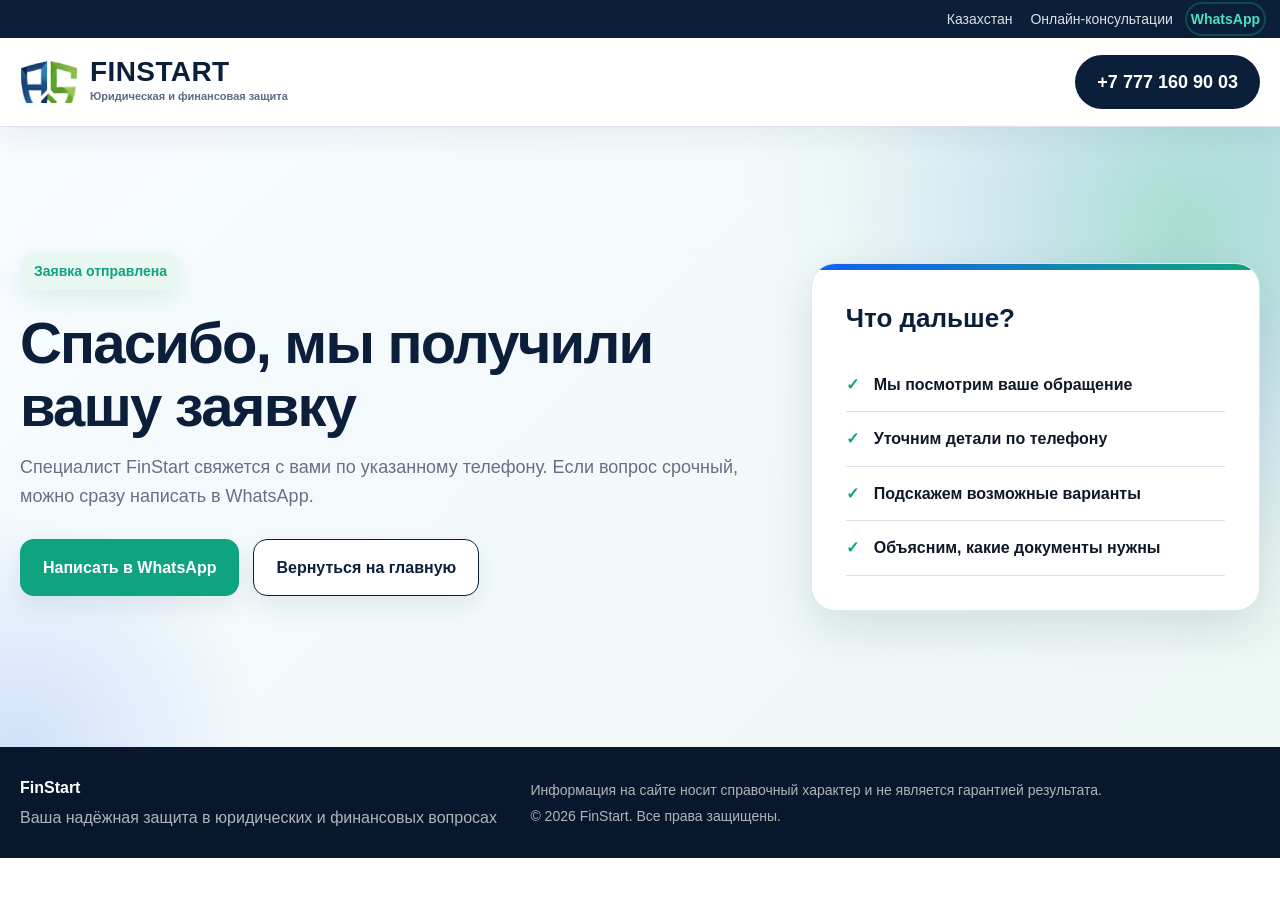
<file: thank-you.html>
<!DOCTYPE html>
<html lang="ru">
<head>
  <meta charset="UTF-8" />
  <meta name="viewport" content="width=device-width, initial-scale=1.0" />

  <title>Заявка отправлена — FinStart</title>
  <meta name="description" content="Спасибо за заявку. FinStart свяжется с вами в ближайшее время." />
  <link rel="icon" type="image/png" href="favicon.png" />
  <link rel="stylesheet" href="css/style.css" />
</head>
<body>
  <div class="top-line">
    <div class="container top-line-inner">
      <span>Казахстан</span>
      <span>Онлайн-консультации</span>
      <a class="whatsapp-link" href="https://wa.me/77771609003" target="_blank">WhatsApp</a>
    </div>
  </div>

  <header class="site-header">
    <div class="container header-inner">
      <a href="index.html" class="logo">
        <img src="img/logo-icon.png" alt="FinStart" class="logo-icon" />
        <div class="logo-text-wrap">
          <span class="logo-name" data-cms="site.brand">FINSTART</span>
          <span class="logo-sub" data-cms="site.subtitle">Юридическая и финансовая защита</span>
        </div>
      </a>
      <a class="header-phone" href="tel:+77771609003"><span data-cms="contact.phone_display">+7 777 160 90 03</span></a>
    </div>
  </header>

  <main>
    <section class="hero">
      <div class="container hero-grid">
        <div class="hero-content">
          <div class="badge">Заявка отправлена</div>
          <h1>Спасибо, мы получили вашу заявку</h1>
          <p class="hero-text">
            Специалист FinStart свяжется с вами по указанному телефону. Если вопрос срочный,
            можно сразу написать в WhatsApp.
          </p>
          <div class="hero-actions">
            <a class="btn btn-primary" href="https://wa.me/77771609003" target="_blank">Написать в WhatsApp</a>
            <a class="btn btn-outline" href="index.html">Вернуться на главную</a>
          </div>
        </div>

        <div class="hero-card">
          <h2>Что дальше?</h2>
          <ul>
            <li>Мы посмотрим ваше обращение</li>
            <li>Уточним детали по телефону</li>
            <li>Подскажем возможные варианты</li>
            <li>Объясним, какие документы нужны</li>
          </ul>
        </div>
      </div>
    </section>
  </main>

  <footer class="site-footer">
    <div class="container footer-inner">
      <div>
        <strong>FinStart</strong>
        <p>Ваша надёжная защита в юридических и финансовых вопросах</p>
      </div>
      <div class="footer-disclaimer">
        <p>Информация на сайте носит справочный характер и не является гарантией результата.</p>
        <p>© 2026 FinStart. Все права защищены.</p>
      </div>
    </div>
  </footer>
</body>
</html>
</file>
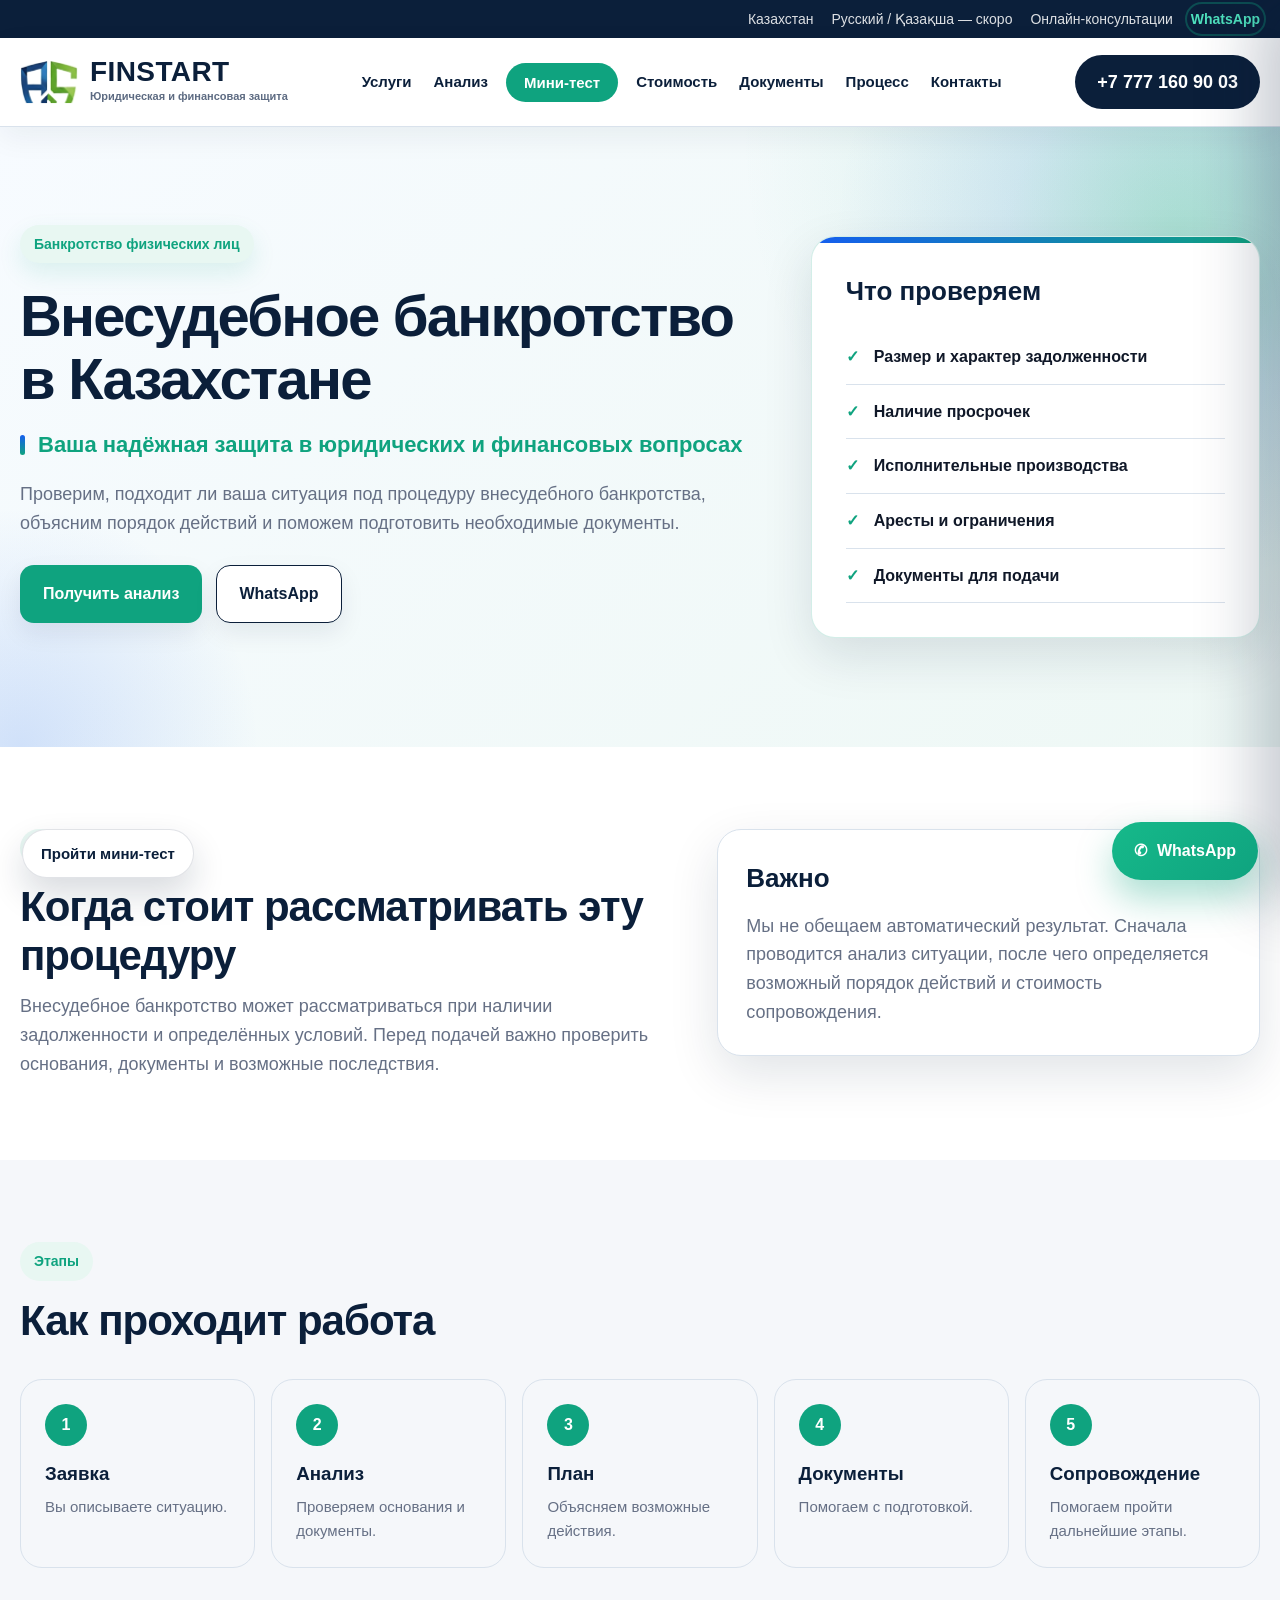
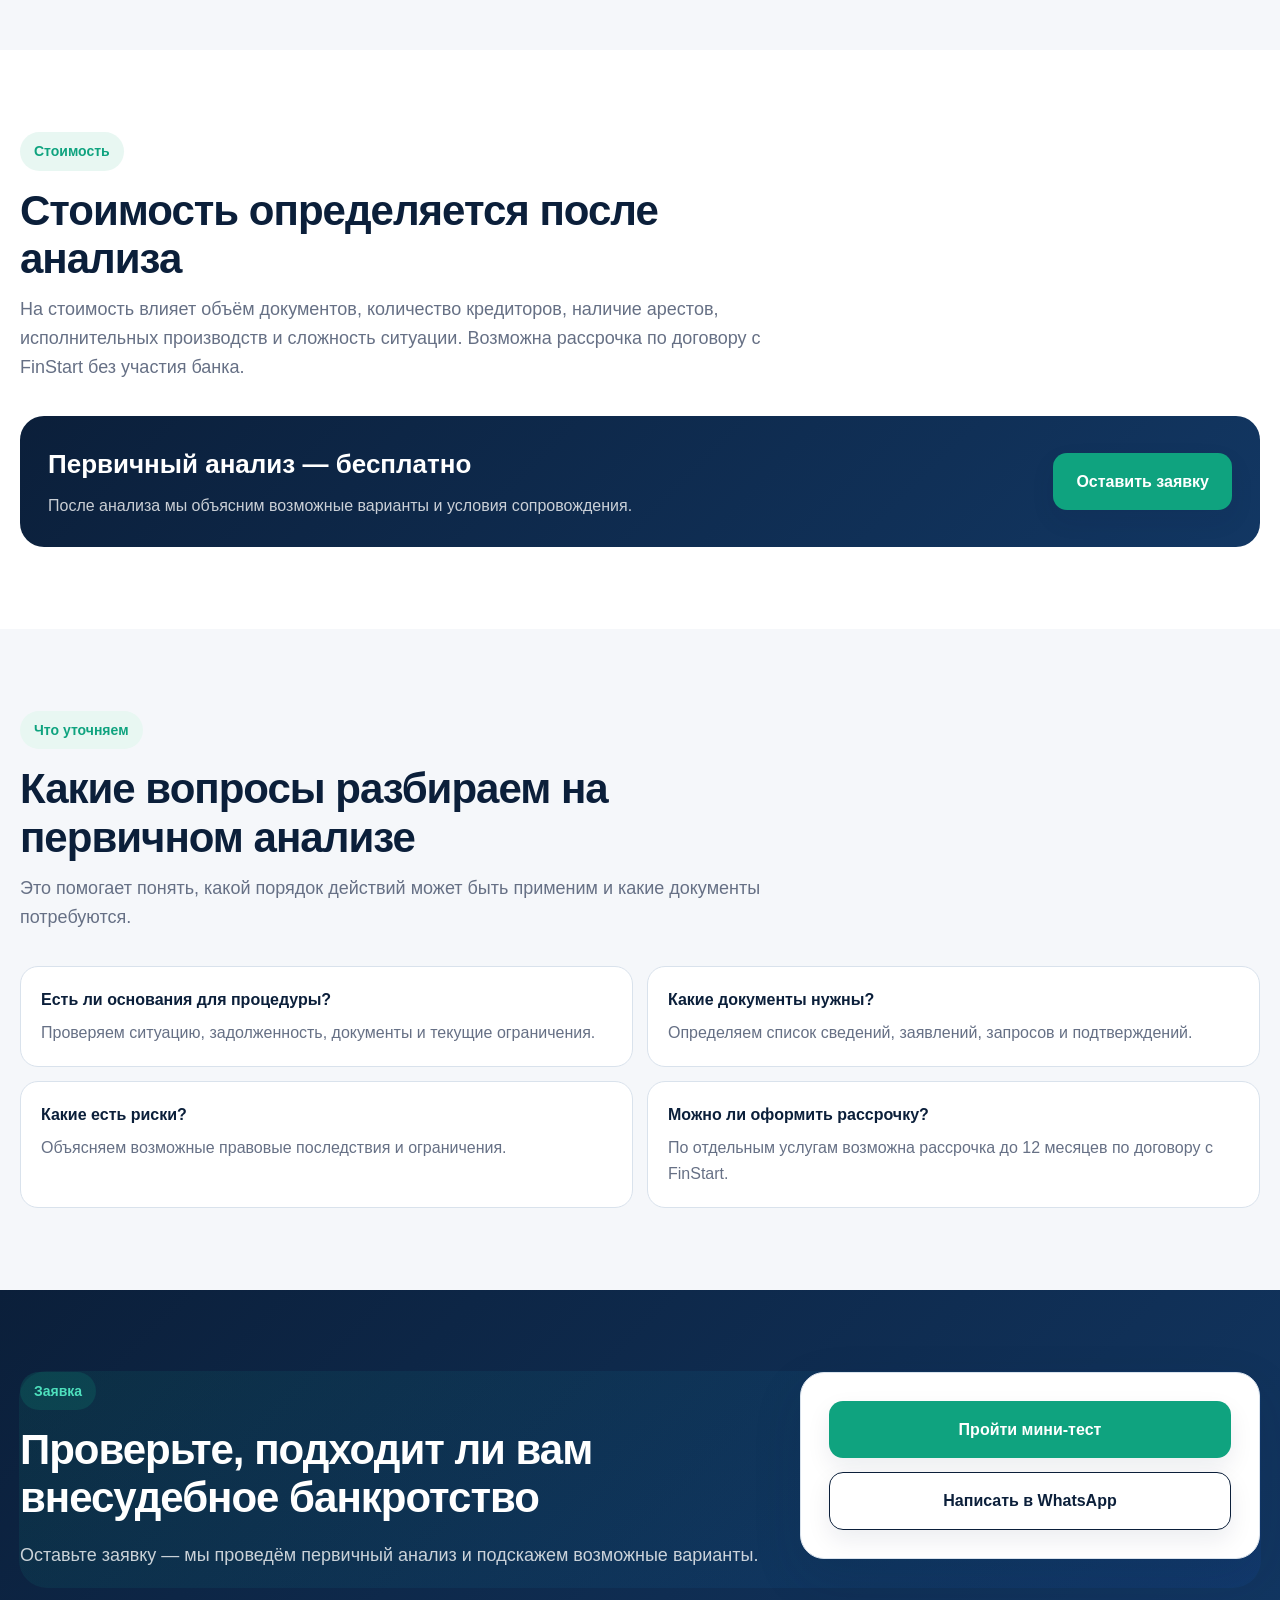
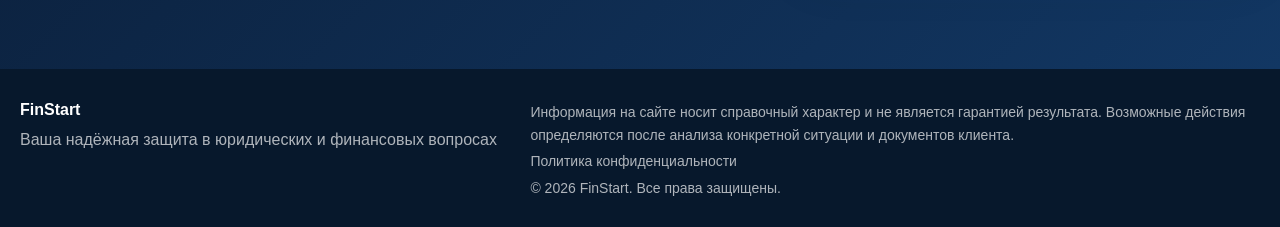
<file: vnesudebnoe-bankrotstvo.html>
<!DOCTYPE html>
<html lang="ru">
<head>
  <meta charset="UTF-8" />
  <meta name="viewport" content="width=device-width, initial-scale=1.0" />

  <title>Внесудебное банкротство в Казахстане — FinStart</title>
  <meta name="description" content="Внесудебное банкротство физических лиц в Казахстане. Первичный анализ ситуации, подготовка документов и сопровождение." />

  <link rel="icon" type="image/png" href="favicon.png" />
  <meta property="og:type" content="website" />
  <meta property="og:site_name" content="FinStart" />
  <meta property="og:image" content="img/logo-full.jpg" />
  <link rel="stylesheet" href="css/style.css" />
</head>
<body>
  <div class="top-line">
    <div class="container top-line-inner">
      <span>Казахстан</span>
      <span>Русский / Қазақша — скоро</span>
      <span>Онлайн-консультации</span>
      <a class="whatsapp-link" href="https://wa.me/77771609003" target="_blank">WhatsApp</a>
    </div>
  </div>

  <header class="site-header">
    <div class="container header-inner">
      <a href="index.html" class="logo">
        <img src="img/logo-icon.png" alt="FinStart" class="logo-icon" />
        <div class="logo-text-wrap">
          <span class="logo-name" data-cms="site.brand">FINSTART</span>
          <span class="logo-sub" data-cms="site.subtitle">Юридическая и финансовая защита</span>
        </div>
      </a>

      <nav class="nav" id="nav">
        <a href="index.html#services">Услуги</a>
        <a href="index.html#analysis">Анализ</a>
        <button class="nav-button" type="button" data-open-quiz>Мини-тест</button>
        <a href="index.html#pricing">Стоимость</a>
        <a href="index.html#documents">Документы</a>
        <a href="index.html#process">Процесс</a>
        <a href="index.html#contacts">Контакты</a>
      </nav>

      <button class="menu-btn" id="menuBtn" aria-label="Открыть меню">☰</button>

      <a class="header-phone" href="tel:+77771609003"><span data-cms="contact.phone_display">+7 777 160 90 03</span></a>
    </div>
  </header>

  <main>
    <section class="hero service-hero">
      <div class="container hero-grid">
        <div class="hero-content">
          <div class="badge">Банкротство физических лиц</div>
          <h1>Внесудебное банкротство в Казахстане</h1>
          <p class="hero-slogan">Ваша надёжная защита в юридических и финансовых вопросах</p>
          <p class="hero-text">Проверим, подходит ли ваша ситуация под процедуру внесудебного банкротства, объясним порядок действий и поможем подготовить необходимые документы.</p>
          <div class="hero-actions">
            <a class="btn btn-primary" href="index.html#analysis">Получить анализ</a>
            <a class="btn btn-outline" href="https://wa.me/77771609003" target="_blank">WhatsApp</a>
          </div>
        </div>

        <div class="hero-card">
          <h2>Что проверяем</h2>
          <ul>
            <li>Размер и характер задолженности</li>
            <li>Наличие просрочек</li>
            <li>Исполнительные производства</li>
            <li>Аресты и ограничения</li>
            <li>Документы для подачи</li>
          </ul>
        </div>
      </div>
    </section>

    <section class="section">
      <div class="container page-grid">
        <div>
          <span class="section-label">Кому подходит</span>
          <h2>Когда стоит рассматривать эту процедуру</h2>
          <p>Внесудебное банкротство может рассматриваться при наличии задолженности и определённых условий. Перед подачей важно проверить основания, документы и возможные последствия.</p>
        </div>

        <div class="info-card">
          <h3>Важно</h3>
          <p>
            Мы не обещаем автоматический результат. Сначала проводится анализ ситуации,
            после чего определяется возможный порядок действий и стоимость сопровождения.
          </p>
        </div>
      </div>
    </section>

    <section class="section section-soft">
      <div class="container">
        <div class="section-head">
          <span class="section-label">Этапы</span>
          <h2>Как проходит работа</h2>
        </div>

        <div class="steps">
          <div class="step"><span>1</span><h3>Заявка</h3><p>Вы описываете ситуацию.</p></div>
          <div class="step"><span>2</span><h3>Анализ</h3><p>Проверяем основания и документы.</p></div>
          <div class="step"><span>3</span><h3>План</h3><p>Объясняем возможные действия.</p></div>
          <div class="step"><span>4</span><h3>Документы</h3><p>Помогаем с подготовкой.</p></div>
          <div class="step"><span>5</span><h3>Сопровождение</h3><p>Помогаем пройти дальнейшие этапы.</p></div>
        </div>
      </div>
    </section>

    <section class="section">
      <div class="container">
        <div class="section-head">
          <span class="section-label">Стоимость</span>
          <h2>Стоимость определяется после анализа</h2>
          <p>
            На стоимость влияет объём документов, количество кредиторов, наличие арестов,
            исполнительных производств и сложность ситуации. Возможна рассрочка по договору с FinStart без участия банка.
          </p>
        </div>

        <div class="installment-box">
          <div>
            <h3>Первичный анализ — бесплатно</h3>
            <p>После анализа мы объясним возможные варианты и условия сопровождения.</p>
          </div>
          <a class="btn btn-primary" href="index.html#contacts">Оставить заявку</a>
        </div>
      </div>
    </section>


    <section class="section section-soft">
      <div class="container">
        <div class="section-head">
          <span class="section-label">Что уточняем</span>
          <h2>Какие вопросы разбираем на первичном анализе</h2>
          <p>Это помогает понять, какой порядок действий может быть применим и какие документы потребуются.</p>
        </div>

        <div class="service-faq-grid">
          <div class="service-faq-item">
            <strong>Есть ли основания для процедуры?</strong>
            <span>Проверяем ситуацию, задолженность, документы и текущие ограничения.</span>
          </div>
          <div class="service-faq-item">
            <strong>Какие документы нужны?</strong>
            <span>Определяем список сведений, заявлений, запросов и подтверждений.</span>
          </div>
          <div class="service-faq-item">
            <strong>Какие есть риски?</strong>
            <span>Объясняем возможные правовые последствия и ограничения.</span>
          </div>
          <div class="service-faq-item">
            <strong>Можно ли оформить рассрочку?</strong>
            <span>По отдельным услугам возможна рассрочка до 12 месяцев по договору с FinStart.</span>
          </div>
        </div>
      </div>
    </section>

    <section class="section cta">
      <div class="container cta-box">
        <div>
          <span class="section-label green">Заявка</span>
          <h2>Проверьте, подходит ли вам внесудебное банкротство</h2>
          <p>Оставьте заявку — мы проведём первичный анализ и подскажем возможные варианты.</p>
        </div>

        <div class="contact-card-simple">
          <a class="btn btn-primary full" href="index.html#test">Пройти мини-тест</a>
          <a class="btn btn-outline full" href="https://wa.me/77771609003" target="_blank">Написать в WhatsApp</a>
        </div>
      </div>
    </section>
  </main>

  <div class="quiz-drawer-overlay" id="quizDrawerOverlay" data-close-quiz></div>

  <aside class="quiz-drawer" id="quizDrawer" aria-label="Мини-тест FinStart">
    <div class="quiz-drawer-head">
      <div>
        <h2>Мини-тест FinStart</h2>
        <p>Ответьте на вопросы — мы подскажем возможный порядок действий.</p>
      </div>
      <button class="drawer-close" type="button" data-close-quiz aria-label="Закрыть">×</button>
    </div>

    <div class="quiz-drawer-body">
      <form class="quiz-form" action="send.php" method="POST">
        <input type="text" name="website" class="hidden-field" tabindex="-1" autocomplete="off" />
        <input type="hidden" name="form_type" value="Мини-тест" />

        <div class="quiz-grid">
          <label>
            Кто обращается?
            <select name="client_type" required>
              <option value="">Выберите вариант</option>
              <option value="Физическое лицо">Физическое лицо</option>
              <option value="Юридическое лицо">Юридическое лицо</option>
              <option value="ИП">ИП</option>
            </select>
          </label>

          <label>
            Что для вас сейчас важнее?
            <select name="priority" required>
              <option value="">Выберите вариант</option>
              <option value="Снять арест">Снять арест</option>
              <option value="Разобраться с долгами">Разобраться с долгами</option>
              <option value="Проверить банкротство">Проверить банкротство</option>
              <option value="Получить рассрочку оплаты услуг">Получить рассрочку оплаты услуг</option>
              <option value="Подготовить документы">Подготовить документы</option>
              <option value="Цифровые документы и онлайн-сервисы">Цифровые документы и онлайн-сервисы</option>
            </select>
          </label>

          <label>
            Есть ли просрочки по кредитам?
            <select name="has_overdue" required>
              <option value="">Выберите вариант</option>
              <option value="Да">Да</option>
              <option value="Нет">Нет</option>
              <option value="Не знаю">Не знаю</option>
            </select>
          </label>

          <label>
            Есть ли аресты счетов или карт?
            <select name="has_arrest" required>
              <option value="">Выберите вариант</option>
              <option value="Да">Да</option>
              <option value="Нет">Нет</option>
              <option value="Не знаю">Не знаю</option>
            </select>
          </label>

          <label>
            Есть ли исполнительное производство?
            <select name="has_enforcement" required>
              <option value="">Выберите вариант</option>
              <option value="Да">Да</option>
              <option value="Нет">Нет</option>
              <option value="Не знаю">Не знаю</option>
            </select>
          </label>

          <label>
            Примерная сумма долга
            <select name="debt_amount" required>
              <option value="">Выберите вариант</option>
              <option value="Менее 500 000 ₸">Менее 500 000 ₸</option>
              <option value="Менее 6 920 000 ₸">Менее 6 920 000 ₸</option>
              <option value="Более 6 920 000 ₸">Более 6 920 000 ₸</option>
              <option value="Не знаю точно">Не знаю точно</option>
            </select>
          </label>

          <label>
            Есть ли имущество?
            <select name="has_property" required>
              <option value="">Выберите вариант</option>
              <option value="Да">Да</option>
              <option value="Нет">Нет</option>
              <option value="Не знаю">Не знаю</option>
            </select>
          </label>

          <label>
            Ваше имя
            <input type="text" name="name" placeholder="Например: Андрей" required />
          </label>

          <label>
            Телефон
            <input type="tel" name="phone" placeholder="+7 ___ ___ __ __" required />
          </label>
        </div>

        <label>
          Как удобно связаться?
          <select name="contact_method" required>
            <option value="">Выберите вариант</option>
            <option value="WhatsApp">WhatsApp</option>
            <option value="Звонок">Звонок</option>
            <option value="Telegram">Telegram</option>
          </select>
        </label>

        <label>
          Дополнительная информация
          <textarea name="message" rows="4" placeholder="Кратко опишите ситуацию"></textarea>
        </label>

        <label class="consent-row">
          <input type="checkbox" name="quiz_consent" value="Да" required />
          <span>Я согласен(на) на обработку данных для связи по заявке.</span>
        </label>

        <button type="submit" class="btn btn-primary full">Отправить мини-тест</button>

        <p class="form-note">
          Ответы не являются юридическим заключением. Точный порядок действий определяется после анализа документов.
        </p>
      </form>
    </div>
  </aside>

  <footer class="site-footer">
    <div class="container footer-inner">
      <div>
        <strong>FinStart</strong>
        <p>Ваша надёжная защита в юридических и финансовых вопросах</p>
      </div>

      <div class="footer-disclaimer">
        <p>
          Информация на сайте носит справочный характер и не является гарантией результата.
          Возможные действия определяются после анализа конкретной ситуации и документов клиента.
        </p>
        <p>
          <a href="privacy.html">Политика конфиденциальности</a>
        </p>
        <p>© 2026 FinStart. Все права защищены.</p>
      </div>
    </div>
  </footer>

  <button class="floating-test" type="button" data-open-quiz>Пройти мини-тест</button>

  <a class="fixed-whatsapp" href="https://wa.me/77771609003" target="_blank"><i>✆</i><span>WhatsApp</span></a>

  <script src="js/cms.js"></script>
  <script src="js/main.js"></script>
</body>
</html>
</file>
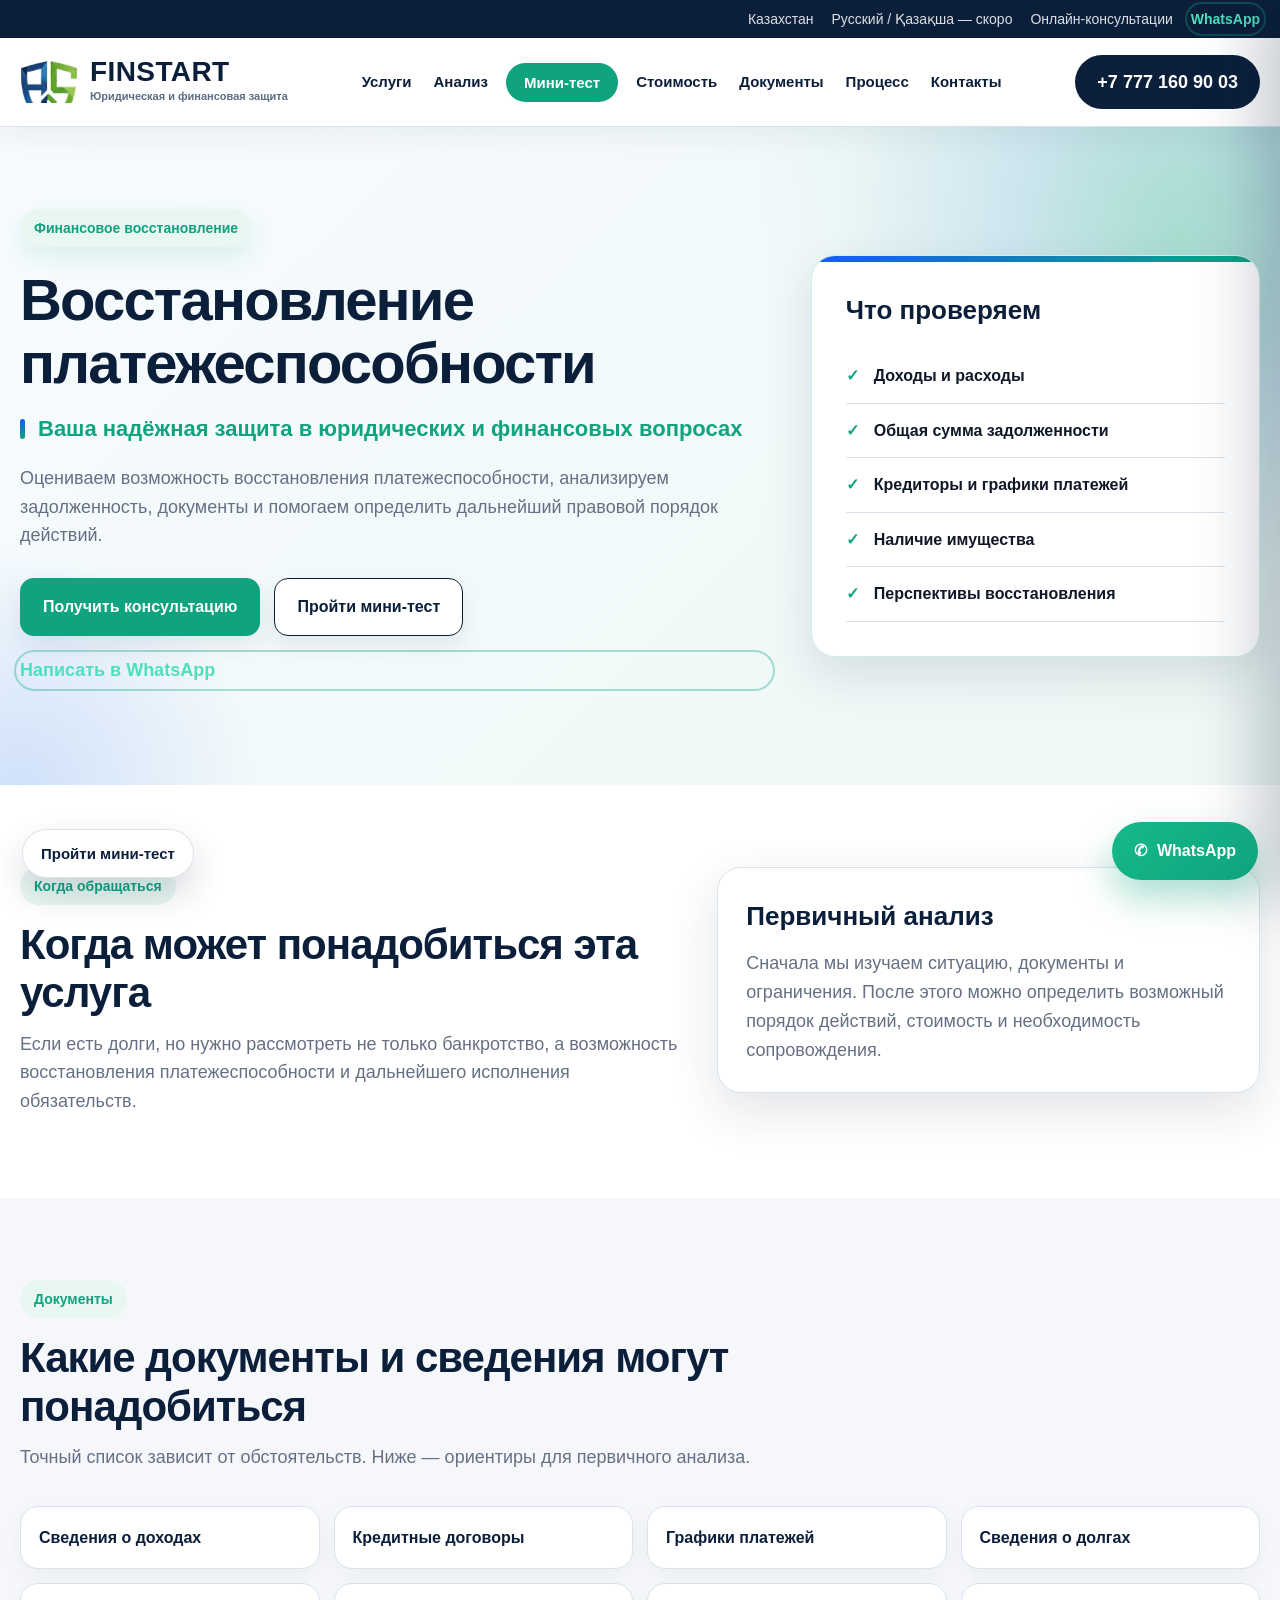
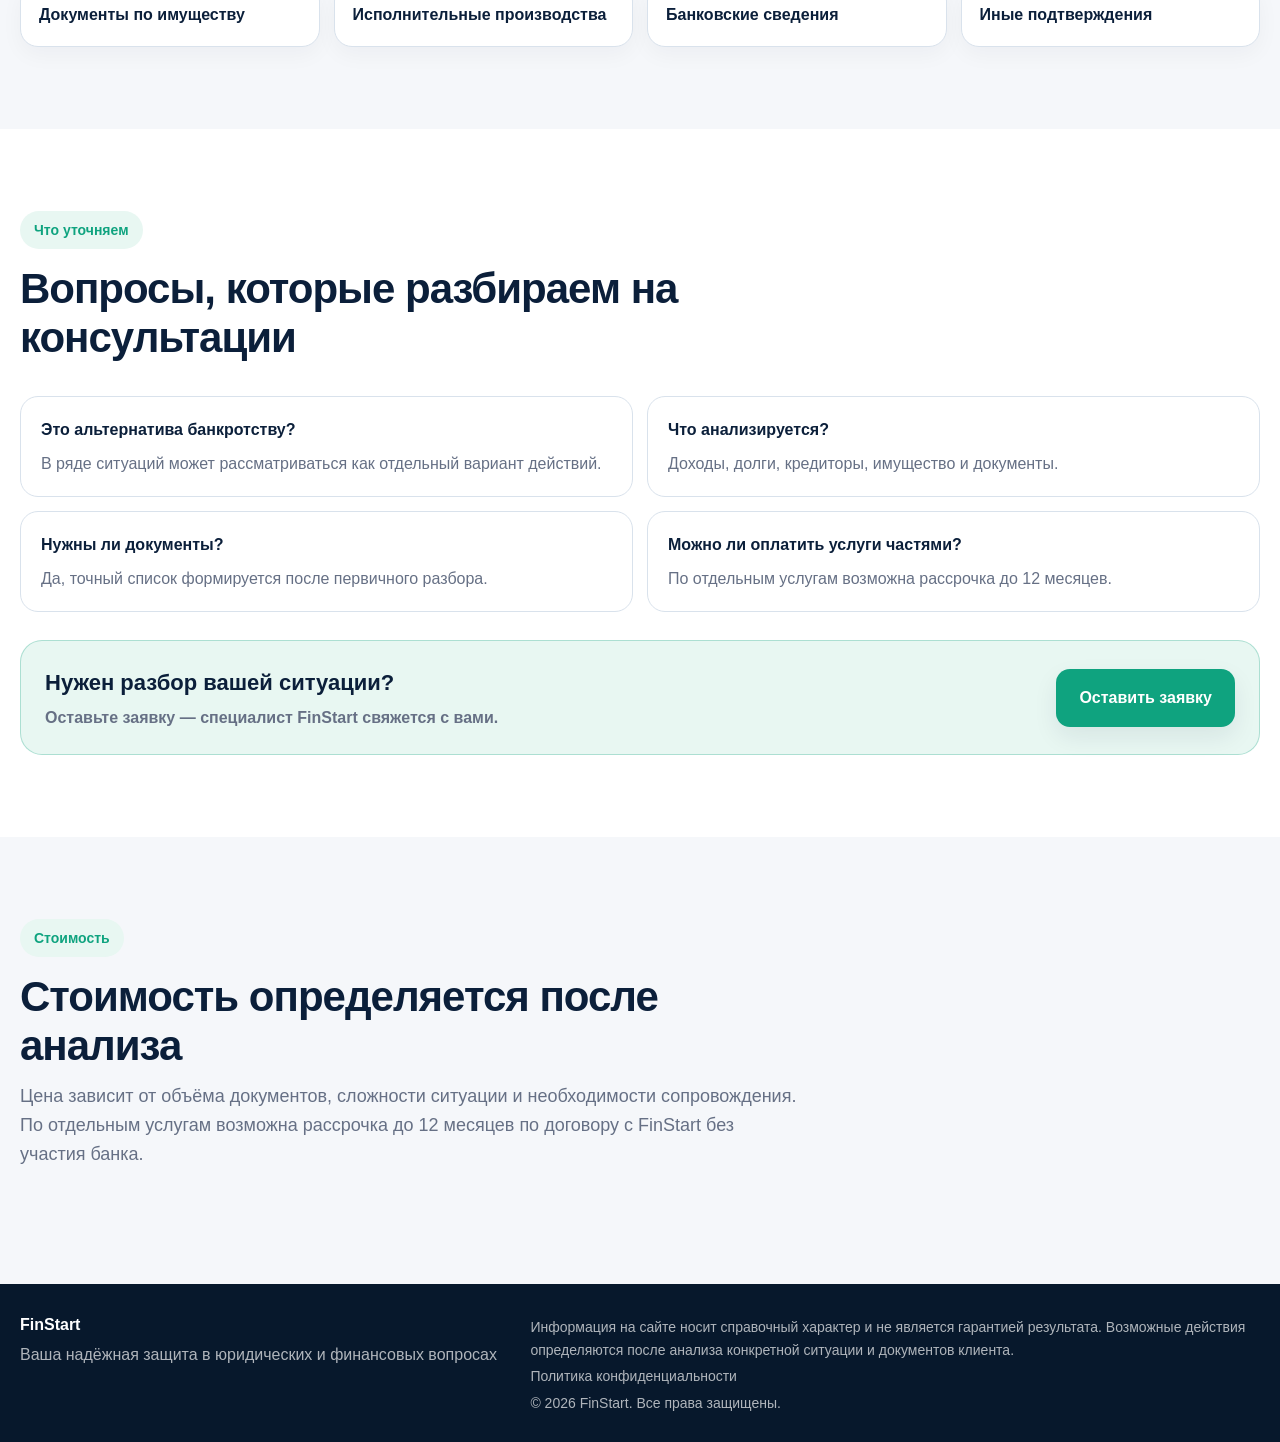
<file: vosstanovlenie-platezhesposobnosti.html>
<!DOCTYPE html>
<html lang="ru">
<head>
  <meta charset="UTF-8" />
  <meta name="viewport" content="width=device-width, initial-scale=1.0" />

  <title>Восстановление платежеспособности в Казахстане — FinStart</title>
  <meta name="description" content="Восстановление платежеспособности в Казахстане. Анализ задолженности, документов и возможного плана действий." />
  <link rel="icon" type="image/png" href="favicon.png" />
  <meta property="og:type" content="website" />
  <meta property="og:site_name" content="FinStart" />
  <meta property="og:image" content="img/logo-full.jpg" />
  <link rel="stylesheet" href="css/style.css" />
</head>
<body>
  <div class="top-line">
    <div class="container top-line-inner">
      <span>Казахстан</span>
      <span>Русский / Қазақша — скоро</span>
      <span>Онлайн-консультации</span>
      <a class="whatsapp-link" href="https://wa.me/77771609003" target="_blank">WhatsApp</a>
    </div>
  </div>

  <header class="site-header">
    <div class="container header-inner">
      <a href="index.html" class="logo">
        <img src="img/logo-icon.png" alt="FinStart" class="logo-icon" />
        <div class="logo-text-wrap">
          <span class="logo-name" data-cms="site.brand">FINSTART</span>
          <span class="logo-sub" data-cms="site.subtitle">Юридическая и финансовая защита</span>
        </div>
      </a>

      <nav class="nav" id="nav">
        <a href="index.html#services">Услуги</a>
        <a href="index.html#analysis">Анализ</a>
        <button class="nav-button" type="button" data-open-quiz>Мини-тест</button>
        <a href="index.html#pricing">Стоимость</a>
        <a href="index.html#documents">Документы</a>
        <a href="index.html#process">Процесс</a>
        <a href="index.html#contacts">Контакты</a>
      </nav>

      <button class="menu-btn" id="menuBtn" aria-label="Открыть меню">☰</button>

      <a class="header-phone" href="tel:+77771609003"><span data-cms="contact.phone_display">+7 777 160 90 03</span></a>
    </div>
  </header>

  <main>
    <section class="hero service-hero">
      <div class="container hero-grid">
        <div class="hero-content">
          <div class="badge">Финансовое восстановление</div>
          <h1>Восстановление платежеспособности</h1>
          <p class="hero-slogan">Ваша надёжная защита в юридических и финансовых вопросах</p>
          <p class="hero-text">Оцениваем возможность восстановления платежеспособности, анализируем задолженность, документы и помогаем определить дальнейший правовой порядок действий.</p>
          <div class="hero-actions">
            <a class="btn btn-primary" href="index.html#contacts">Получить консультацию</a>
            <button class="btn btn-outline" type="button" data-open-quiz>Пройти мини-тест</button>
          </div>
          <div class="contact-direct" style="margin-top:-6px;margin-bottom:18px;">
            <a class="whatsapp-link" href="https://wa.me/77771609003" target="_blank">Написать в WhatsApp</a>
          </div>
        </div>

        <div class="hero-card">
          <h2>Что проверяем</h2>
          <ul>
            <li>Доходы и расходы</li>
            <li>Общая сумма задолженности</li>
            <li>Кредиторы и графики платежей</li>
            <li>Наличие имущества</li>
            <li>Перспективы восстановления</li>
          </ul>
        </div>
      </div>
    </section>

    <section class="section">
      <div class="container page-grid">
        <div>
          <span class="section-label">Когда обращаться</span>
          <h2>Когда может понадобиться эта услуга</h2>
          <p>Если есть долги, но нужно рассмотреть не только банкротство, а возможность восстановления платежеспособности и дальнейшего исполнения обязательств.</p>
        </div>

        <div class="info-card">
          <h3>Первичный анализ</h3>
          <p>
            Сначала мы изучаем ситуацию, документы и ограничения. После этого можно определить
            возможный порядок действий, стоимость и необходимость сопровождения.
          </p>
        </div>
      </div>
    </section>

    <section class="section section-soft">
      <div class="container">
        <div class="section-head">
          <span class="section-label">Документы</span>
          <h2>Какие документы и сведения могут понадобиться</h2>
          <p>Точный список зависит от обстоятельств. Ниже — ориентиры для первичного анализа.</p>
        </div>

        <div class="documents-grid">
          <div class="document-item">Сведения о доходах</div>
          <div class="document-item">Кредитные договоры</div>
          <div class="document-item">Графики платежей</div>
          <div class="document-item">Сведения о долгах</div>
          <div class="document-item">Документы по имуществу</div>
          <div class="document-item">Исполнительные производства</div>
          <div class="document-item">Банковские сведения</div>
          <div class="document-item">Иные подтверждения</div>
        </div>
      </div>
    </section>

    <section class="section">
      <div class="container">
        <div class="section-head">
          <span class="section-label">Что уточняем</span>
          <h2>Вопросы, которые разбираем на консультации</h2>
        </div>

        <div class="service-faq-grid">
          <div class="service-faq-item">
            <strong>Это альтернатива банкротству?</strong>
            <span>В ряде ситуаций может рассматриваться как отдельный вариант действий.</span>
          </div>
          <div class="service-faq-item">
            <strong>Что анализируется?</strong>
            <span>Доходы, долги, кредиторы, имущество и документы.</span>
          </div>
          <div class="service-faq-item">
            <strong>Нужны ли документы?</strong>
            <span>Да, точный список формируется после первичного разбора.</span>
          </div>
          <div class="service-faq-item">
            <strong>Можно ли оплатить услуги частями?</strong>
            <span>По отдельным услугам возможна рассрочка до 12 месяцев.</span>
          </div>
        </div>

        <div class="small-cta">
          <div>
            <strong>Нужен разбор вашей ситуации?</strong>
            <span>Оставьте заявку — специалист FinStart свяжется с вами.</span>
          </div>
          <a class="btn btn-primary" href="index.html#contacts">Оставить заявку</a>
        </div>
      </div>
    </section>

    <section class="section section-soft">
      <div class="container">
        <div class="section-head">
          <span class="section-label">Стоимость</span>
          <h2>Стоимость определяется после анализа</h2>
          <p>
            Цена зависит от объёма документов, сложности ситуации и необходимости сопровождения.
            По отдельным услугам возможна рассрочка до 12 месяцев по договору с FinStart без участия банка.
          </p>
        </div>
      </div>
    </section>
  </main>

  <div class="quiz-drawer-overlay" id="quizDrawerOverlay" data-close-quiz></div>

  <aside class="quiz-drawer" id="quizDrawer" aria-label="Мини-тест FinStart">
    <div class="quiz-drawer-head">
      <div>
        <h2>Мини-тест FinStart</h2>
        <p>Ответьте на вопросы — мы подскажем возможный порядок действий.</p>
      </div>
      <button class="drawer-close" type="button" data-close-quiz aria-label="Закрыть">×</button>
    </div>

    <div class="quiz-drawer-body">
      <form class="quiz-form" action="send.php" method="POST">
        <input type="text" name="website" class="hidden-field" tabindex="-1" autocomplete="off" />
        <input type="hidden" name="form_type" value="Мини-тест" />

        <div class="quiz-grid">
          <label>
            Кто обращается?
            <select name="client_type" required>
              <option value="">Выберите вариант</option>
              <option value="Физическое лицо">Физическое лицо</option>
              <option value="Юридическое лицо">Юридическое лицо</option>
              <option value="ИП">ИП</option>
            </select>
          </label>

          <label>
            Что для вас сейчас важнее?
            <select name="priority" required>
              <option value="">Выберите вариант</option>
              <option value="Снять арест">Снять арест</option>
              <option value="Разобраться с долгами">Разобраться с долгами</option>
              <option value="Проверить банкротство">Проверить банкротство</option>
              <option value="Получить рассрочку оплаты услуг">Получить рассрочку оплаты услуг</option>
              <option value="Подготовить документы">Подготовить документы</option>
              <option value="Цифровые документы и онлайн-сервисы">Цифровые документы и онлайн-сервисы</option>
            </select>
          </label>

          <label>
            Есть ли просрочки по кредитам?
            <select name="has_overdue" required>
              <option value="">Выберите вариант</option>
              <option value="Да">Да</option>
              <option value="Нет">Нет</option>
              <option value="Не знаю">Не знаю</option>
            </select>
          </label>

          <label>
            Есть ли аресты счетов или карт?
            <select name="has_arrest" required>
              <option value="">Выберите вариант</option>
              <option value="Да">Да</option>
              <option value="Нет">Нет</option>
              <option value="Не знаю">Не знаю</option>
            </select>
          </label>

          <label>
            Есть ли исполнительное производство?
            <select name="has_enforcement" required>
              <option value="">Выберите вариант</option>
              <option value="Да">Да</option>
              <option value="Нет">Нет</option>
              <option value="Не знаю">Не знаю</option>
            </select>
          </label>

          <label>
            Примерная сумма долга
            <select name="debt_amount" required>
              <option value="">Выберите вариант</option>
              <option value="Менее 500 000 ₸">Менее 500 000 ₸</option>
              <option value="Менее 6 920 000 ₸">Менее 6 920 000 ₸</option>
              <option value="Более 6 920 000 ₸">Более 6 920 000 ₸</option>
              <option value="Не знаю точно">Не знаю точно</option>
            </select>
          </label>

          <label>
            Есть ли имущество?
            <select name="has_property" required>
              <option value="">Выберите вариант</option>
              <option value="Да">Да</option>
              <option value="Нет">Нет</option>
              <option value="Не знаю">Не знаю</option>
            </select>
          </label>

          <label>
            Ваше имя
            <input type="text" name="name" placeholder="Например: Андрей" required />
          </label>

          <label>
            Телефон
            <input type="tel" name="phone" placeholder="+7 ___ ___ __ __" required />
          </label>
        </div>

        <label>
          Как удобно связаться?
          <select name="contact_method" required>
            <option value="">Выберите вариант</option>
            <option value="WhatsApp">WhatsApp</option>
            <option value="Звонок">Звонок</option>
            <option value="Telegram">Telegram</option>
          </select>
        </label>

        <label>
          Дополнительная информация
          <textarea name="message" rows="4" placeholder="Кратко опишите ситуацию"></textarea>
        </label>

        <label class="consent-row">
          <input type="checkbox" name="quiz_consent" value="Да" required />
          <span>Я согласен(на) на обработку данных для связи по заявке.</span>
        </label>

        <button type="submit" class="btn btn-primary full">Отправить мини-тест</button>

        <p class="form-note">
          Ответы не являются юридическим заключением. Точный порядок действий определяется после анализа документов.
        </p>
      </form>
    </div>
  </aside>

  <footer class="site-footer">
    <div class="container footer-inner">
      <div>
        <strong>FinStart</strong>
        <p>Ваша надёжная защита в юридических и финансовых вопросах</p>
      </div>

      <div class="footer-disclaimer">
        <p>
          Информация на сайте носит справочный характер и не является гарантией результата.
          Возможные действия определяются после анализа конкретной ситуации и документов клиента.
        </p>
        <p><a href="privacy.html">Политика конфиденциальности</a></p>
        <p>© 2026 FinStart. Все права защищены.</p>
      </div>
    </div>
  </footer>

  <button class="floating-test" type="button" data-open-quiz>Пройти мини-тест</button>

  <a class="fixed-whatsapp" href="https://wa.me/77771609003" target="_blank"><i>✆</i><span>WhatsApp</span></a>

  <script src="js/cms.js"></script>
  <script src="js/main.js"></script>
</body>
</html>
</file>
<file: css/style.css>
:root {
  --blue-dark: #0b1f3a;
  --blue: #155eef;
  --green: #0fa37f;
  --green-light: #e8f7f2;
  --white: #ffffff;
  --bg: #f5f7fa;
  --text: #101828;
  --muted: #667085;
  --border: #d9e2ec;
  --shadow: 0 18px 50px rgba(11, 31, 58, 0.12);
  --radius: 24px;
}

* {
  box-sizing: border-box;
}

html {
  scroll-behavior: smooth;
}

body {
  margin: 0;
  font-family: Arial, Helvetica, sans-serif;
  color: var(--text);
  background: var(--white);
  line-height: 1.6;
}

body.no-scroll {
  overflow: hidden;
}

a {
  color: inherit;
  text-decoration: none;
}

.container {
  width: min(1260px, calc(100% - 32px));
  margin: 0 auto;
}

.top-line {
  background: var(--blue-dark);
  color: rgba(255, 255, 255, 0.86);
  font-size: 14px;
}

.top-line-inner {
  min-height: 38px;
  display: flex;
  align-items: center;
  justify-content: flex-end;
  gap: 18px;
  flex-wrap: wrap;
}

.top-line a {
  color: #4ee0bd;
  font-weight: 700;
}

.site-header {
  position: sticky;
  top: 0;
  z-index: 50;
  background: rgba(255, 255, 255, 0.96);
  backdrop-filter: blur(12px);
  border-bottom: 1px solid var(--border);
}

.header-inner {
  min-height: 98px;
  display: flex;
  align-items: center;
  justify-content: space-between;
  gap: 18px;
}

.logo {
  display: flex;
  align-items: center;
  gap: 16px;
  flex-shrink: 0;
  min-width: 0;
}

.logo-icon {
  width: 68px;
  height: 68px;
  object-fit: contain;
  display: block;
  flex-shrink: 0;
}

.logo-text-wrap {
  display: flex;
  flex-direction: column;
  justify-content: center;
  line-height: 1.02;
  transform: translateY(-2px);
}

.logo-name {
  font-size: 30px;
  font-weight: 900;
  letter-spacing: 0.4px;
  color: var(--blue-dark);
  white-space: nowrap;
}

.logo-sub {
  font-size: 11px;
  font-weight: 800;
  color: var(--muted);
  margin-top: 5px;
  white-space: nowrap;
}

.nav {
  display: flex;
  align-items: center;
  gap: 18px;
  font-size: 15px;
  color: var(--blue-dark);
}

.nav a {
  transition: 0.2s ease;
  font-weight: 700;
}

.nav a:hover {
  color: var(--green);
}

.header-phone {
  padding: 14px 24px;
  border-radius: 999px;
  background: var(--blue-dark);
  color: var(--white);
  font-weight: 800;
  white-space: nowrap;
}

.menu-btn {
  display: none;
  border: none;
  background: var(--blue-dark);
  color: var(--white);
  width: 44px;
  height: 44px;
  border-radius: 12px;
  font-size: 24px;
  cursor: pointer;
}

.hero {
  padding: 82px 0;
  background:
    radial-gradient(circle at top right, rgba(15, 163, 127, 0.18), transparent 38%),
    linear-gradient(135deg, #f7fbff 0%, #eef8f5 100%);
}

.hero-grid {
  display: grid;
  grid-template-columns: 1.25fr 0.75fr;
  gap: 42px;
  align-items: center;
}

.badge,
.section-label {
  display: inline-flex;
  align-items: center;
  padding: 8px 14px;
  border-radius: 999px;
  background: var(--green-light);
  color: var(--green);
  font-weight: 800;
  font-size: 14px;
}

.hero h1 {
  margin: 22px 0 16px;
  font-size: clamp(34px, 5vw, 58px);
  line-height: 1.08;
  letter-spacing: -1.8px;
  color: var(--blue-dark);
}

.hero-slogan {
  margin: 0 0 18px;
  font-size: 22px;
  color: var(--green);
  font-weight: 900;
}

.hero-text {
  max-width: 740px;
  font-size: 18px;
  color: var(--muted);
  margin: 0 0 28px;
}

.hero-actions {
  display: flex;
  flex-wrap: wrap;
  gap: 14px;
  margin-bottom: 26px;
}

.btn {
  display: inline-flex;
  align-items: center;
  justify-content: center;
  padding: 15px 22px;
  border-radius: 14px;
  font-weight: 900;
  transition: 0.2s ease;
  border: 1px solid transparent;
  cursor: pointer;
  font-size: 16px;
  font-family: inherit;
}

.btn-primary {
  background: var(--green);
  color: var(--white);
  box-shadow: 0 12px 28px rgba(15, 163, 127, 0.25);
}

.btn-primary:hover {
  transform: translateY(-2px);
}

.btn-outline {
  border-color: var(--blue-dark);
  color: var(--blue-dark);
  background: var(--white);
}

.btn-outline:hover {
  background: var(--blue-dark);
  color: var(--white);
}

.full {
  width: 100%;
}

.hero-points {
  display: flex;
  flex-wrap: wrap;
  gap: 10px;
}

.hero-points span {
  padding: 8px 12px;
  border-radius: 999px;
  background: var(--white);
  color: var(--blue-dark);
  border: 1px solid var(--border);
  font-size: 14px;
  font-weight: 800;
}

.hero-card {
  background: var(--white);
  border-radius: var(--radius);
  padding: 34px;
  box-shadow: var(--shadow);
  border: 1px solid rgba(15, 163, 127, 0.18);
}

.hero-card h2 {
  margin: 0 0 18px;
  color: var(--blue-dark);
  font-size: 26px;
}

.hero-card ul {
  margin: 0;
  padding: 0;
  list-style: none;
}

.hero-card li {
  padding: 14px 0 14px 28px;
  position: relative;
  border-bottom: 1px solid var(--border);
  font-weight: 800;
}

.hero-card li::before {
  content: "✓";
  position: absolute;
  left: 0;
  color: var(--green);
  font-weight: 900;
}

.hero-card-footer {
  margin-top: 24px;
  padding: 18px;
  border-radius: 18px;
  background: var(--green-light);
  color: var(--blue-dark);
  display: flex;
  justify-content: space-between;
  gap: 12px;
}

.section {
  padding: 82px 0;
}

.section-soft {
  background: var(--bg);
}

.section-head {
  max-width: 780px;
  margin-bottom: 34px;
}

.section-head h2,
.analysis-box h2,
.about-grid h2,
.cta h2,
.page-grid h2 {
  margin: 16px 0 12px;
  font-size: clamp(28px, 4vw, 42px);
  line-height: 1.15;
  letter-spacing: -1px;
  color: var(--blue-dark);
}

.section-head p,
.analysis-box p,
.page-grid p {
  color: var(--muted);
  font-size: 18px;
  margin: 0;
}

.services-grid {
  display: grid;
  grid-template-columns: repeat(4, 1fr);
  gap: 18px;
}

.service-card {
  padding: 24px;
  background: var(--white);
  border: 1px solid var(--border);
  border-radius: 22px;
  transition: 0.2s ease;
}

.service-card:hover {
  transform: translateY(-4px);
  box-shadow: var(--shadow);
  border-color: rgba(15, 163, 127, 0.4);
}

.service-icon {
  width: 48px;
  height: 48px;
  border-radius: 16px;
  background: linear-gradient(135deg, var(--blue), var(--green));
  color: var(--white);
  display: grid;
  place-items: center;
  font-weight: 900;
  margin-bottom: 18px;
}

.service-card h3 {
  margin: 0 0 12px;
  font-size: 20px;
  line-height: 1.25;
  color: var(--blue-dark);
}

.service-card p {
  margin: 0;
  color: var(--muted);
  font-size: 15px;
}

.service-link {
  display: inline-flex;
  margin-top: 16px;
  color: var(--green);
  font-weight: 900;
}

.service-link:hover {
  color: var(--blue);
}

.problem-grid {
  display: grid;
  grid-template-columns: repeat(4, 1fr);
  gap: 14px;
}

.problem-item {
  background: var(--white);
  padding: 20px;
  border-radius: 18px;
  border: 1px solid var(--border);
  font-weight: 900;
  color: var(--blue-dark);
}

.analysis-box {
  display: grid;
  grid-template-columns: 1.2fr 0.8fr;
  gap: 34px;
  align-items: center;
}

.analysis-list {
  display: grid;
  grid-template-columns: repeat(2, 1fr);
  gap: 12px;
  margin-top: 24px;
}

.analysis-list div {
  background: var(--bg);
  border: 1px solid var(--border);
  border-radius: 16px;
  padding: 16px;
  font-weight: 800;
  color: var(--blue-dark);
}

.analysis-card {
  background: var(--blue-dark);
  color: var(--white);
  border-radius: var(--radius);
  padding: 30px;
  box-shadow: var(--shadow);
}

.analysis-card h3 {
  margin: 0 0 12px;
  font-size: 26px;
}

.analysis-card p {
  color: rgba(255, 255, 255, 0.78);
  margin-bottom: 22px;
}

.quiz-form,
.lead-form {
  background: var(--white);
  border: 1px solid var(--border);
  border-radius: var(--radius);
  padding: 28px;
  box-shadow: var(--shadow);
  display: grid;
  gap: 18px;
}

.quiz-grid {
  display: grid;
  grid-template-columns: repeat(2, 1fr);
  gap: 16px;
}

.quiz-form label,
.lead-form label {
  display: grid;
  gap: 7px;
  font-weight: 800;
  color: var(--blue-dark);
}

.quiz-form input,
.quiz-form select,
.quiz-form textarea,
.lead-form input,
.lead-form select,
.lead-form textarea {
  width: 100%;
  border: 1px solid var(--border);
  border-radius: 14px;
  padding: 13px 14px;
  font-size: 16px;
  font-family: inherit;
  outline: none;
  background: var(--white);
}

.quiz-form input:focus,
.quiz-form select:focus,
.quiz-form textarea:focus,
.lead-form input:focus,
.lead-form select:focus,
.lead-form textarea:focus {
  border-color: var(--green);
  box-shadow: 0 0 0 4px rgba(15, 163, 127, 0.12);
}

.form-note {
  margin: 0;
  font-size: 13px !important;
  color: var(--muted) !important;
}

.hidden-field {
  display: none;
}

.pricing-grid {
  display: grid;
  grid-template-columns: repeat(3, 1fr);
  gap: 18px;
}

.price-card {
  background: var(--white);
  border: 1px solid var(--border);
  border-radius: 22px;
  padding: 26px;
  box-shadow: 0 10px 30px rgba(11, 31, 58, 0.06);
}

.price-card.featured {
  border-color: rgba(15, 163, 127, 0.45);
  box-shadow: var(--shadow);
}

.price-card h3 {
  margin: 0 0 12px;
  color: var(--blue-dark);
  font-size: 24px;
}

.price {
  font-size: 28px;
  font-weight: 900;
  color: var(--green);
  margin: 0 0 18px;
}

.price-card ul {
  margin: 0 0 24px;
  padding-left: 20px;
  color: var(--muted);
}

.price-card li {
  margin-bottom: 8px;
}

.installment-box {
  margin-top: 22px;
  background: linear-gradient(135deg, var(--blue-dark), #123763);
  color: var(--white);
  border-radius: var(--radius);
  padding: 28px;
  display: flex;
  justify-content: space-between;
  gap: 24px;
  align-items: center;
}

.installment-box h3 {
  margin: 0 0 8px;
  font-size: 26px;
}

.installment-box p {
  margin: 0;
  color: rgba(255, 255, 255, 0.78);
  max-width: 760px;
}

.steps {
  display: grid;
  grid-template-columns: repeat(5, 1fr);
  gap: 16px;
}

.step {
  padding: 24px;
  border-radius: 22px;
  background: var(--bg);
  border: 1px solid var(--border);
}

.step span {
  width: 42px;
  height: 42px;
  border-radius: 50%;
  background: var(--green);
  color: var(--white);
  display: grid;
  place-items: center;
  font-weight: 900;
  margin-bottom: 16px;
}

.step h3 {
  margin: 0 0 10px;
  color: var(--blue-dark);
  line-height: 1.25;
}

.step p {
  margin: 0;
  color: var(--muted);
  font-size: 15px;
}

.section-dark {
  background: var(--blue-dark);
  color: var(--white);
}

.about-grid {
  display: grid;
  grid-template-columns: 0.9fr 1.1fr;
  gap: 48px;
  align-items: start;
}

.about-grid h2 {
  color: var(--white);
}

.about-grid p {
  font-size: 18px;
  color: rgba(255, 255, 255, 0.78);
  margin-top: 0;
}

.green {
  background: rgba(15, 163, 127, 0.18);
  color: #4ee0bd;
}

.faq-list {
  display: grid;
  gap: 14px;
}

details {
  background: var(--white);
  border: 1px solid var(--border);
  border-radius: 18px;
  padding: 20px 22px;
}

summary {
  cursor: pointer;
  font-weight: 900;
  color: var(--blue-dark);
  font-size: 18px;
}

details p {
  margin: 14px 0 0;
  color: var(--muted);
}

.cta {
  background: linear-gradient(135deg, var(--blue-dark), #123763);
  color: var(--white);
}

.cta-box {
  display: grid;
  grid-template-columns: 1fr 460px;
  gap: 34px;
  align-items: start;
}

.cta h2 {
  color: var(--white);
}

.cta p {
  color: rgba(255, 255, 255, 0.78);
  font-size: 18px;
}

.contact-direct {
  display: flex;
  flex-direction: column;
  gap: 12px;
  margin-top: 22px;
}

.contact-direct a {
  color: #4ee0bd;
  font-weight: 900;
  font-size: 18px;
}

.page-grid {
  display: grid;
  grid-template-columns: 1.1fr 0.9fr;
  gap: 34px;
  align-items: start;
}

.info-card,
.contact-card-simple {
  background: var(--white);
  border: 1px solid var(--border);
  border-radius: var(--radius);
  padding: 28px;
  box-shadow: var(--shadow);
}

.info-card h3 {
  margin: 0 0 12px;
  color: var(--blue-dark);
  font-size: 26px;
}

.contact-card-simple {
  display: grid;
  gap: 14px;
}

.site-footer {
  background: #07182c;
  color: var(--white);
  padding: 28px 0;
}

.footer-inner {
  display: grid;
  grid-template-columns: 0.8fr 1.2fr;
  gap: 24px;
  align-items: start;
}

.footer-inner p {
  margin: 4px 0 0;
  color: rgba(255, 255, 255, 0.68);
}

.footer-disclaimer {
  font-size: 14px;
}

.fixed-whatsapp {
  position: fixed;
  right: 22px;
  bottom: 22px;
  z-index: 80;
  background: var(--green);
  color: var(--white);
  padding: 15px 20px;
  border-radius: 999px;
  font-weight: 900;
  box-shadow: 0 16px 34px rgba(15, 163, 127, 0.35);
  animation: whatsappPulse 1.8s infinite;
}

.success-alert {
  display: none;
  margin: 0 0 18px;
  padding: 14px 16px;
  border-radius: 14px;
  background: var(--green-light);
  color: var(--blue-dark);
  border: 1px solid rgba(15, 163, 127, 0.35);
  font-weight: 800;
}

.success-alert.show {
  display: block;
}

.privacy-content {
  max-width: 900px;
}

.privacy-content h2 {
  margin-top: 34px;
  color: var(--blue-dark);
}

.privacy-content p,
.privacy-content li {
  color: var(--muted);
  font-size: 17px;
}

@media (max-width: 1080px) {
  .hero-grid,
  .about-grid,
  .cta-box,
  .analysis-box,
  .pricing-grid,
  .page-grid {
    grid-template-columns: 1fr;
  }

  .services-grid,
  .problem-grid {
    grid-template-columns: repeat(2, 1fr);
  }

  .steps {
    grid-template-columns: repeat(2, 1fr);
  }

  .header-phone {
    display: none;
  }

  .installment-box {
    flex-direction: column;
    align-items: flex-start;
  }
}

@media (max-width: 820px) {
  .top-line-inner {
    justify-content: center;
    gap: 10px;
    padding: 8px 0;
  }

  .header-inner {
    min-height: 72px;
  }


  .menu-btn {
    display: block;
  }

  .nav {
    position: absolute;
    top: 72px;
    left: 16px;
    right: 16px;
    display: none;
    flex-direction: column;
    align-items: stretch;
    gap: 0;
    background: var(--white);
    border: 1px solid var(--border);
    border-radius: 18px;
    box-shadow: var(--shadow);
    padding: 10px;
  }

  .nav.open {
    display: flex;
  }

  .nav a {
    padding: 14px;
    border-radius: 12px;
  }

  .nav a:hover {
    background: var(--bg);
  }

  .hero {
    padding: 52px 0;
  }

  .hero h1 {
    letter-spacing: -1px;
  }

  .hero-slogan {
    font-size: 19px;
  }

  .hero-text {
    font-size: 16px;
  }

  .hero-actions {
    flex-direction: column;
  }

  .btn {
    width: 100%;
  }

  .section {
    padding: 58px 0;
  }

  .services-grid,
  .problem-grid,
  .steps,
  .analysis-list,
  .quiz-grid {
    grid-template-columns: 1fr;
  }

  .hero-card,
  .lead-form,
  .quiz-form {
    padding: 24px;
  }

  .footer-inner {
    grid-template-columns: 1fr;
  }

  .fixed-whatsapp {
  position: fixed;
  right: 22px;
  bottom: 22px;
  z-index: 80;
  background: var(--green);
  color: var(--white);
  padding: 15px 20px;
  border-radius: 999px;
  font-weight: 900;
  box-shadow: 0 16px 34px rgba(15, 163, 127, 0.35);
  animation: whatsappPulse 1.8s infinite;
}

  body {
    padding-bottom: 72px;
  }
}


.whatsapp-link,
.fixed-whatsapp,
.top-line a {
  position: relative;
}

.whatsapp-link::after,
.fixed-whatsapp::after {
  content: "";
  position: absolute;
  inset: -6px;
  border-radius: 999px;
  border: 2px solid rgba(15, 163, 127, 0.35);
  animation: whatsappRing 1.8s infinite;
}

@keyframes whatsappPulse {
  0% {
    transform: translateY(0) scale(1);
    box-shadow: 0 16px 34px rgba(15, 163, 127, 0.35);
  }
  50% {
    transform: translateY(-2px) scale(1.03);
    box-shadow: 0 20px 42px rgba(15, 163, 127, 0.48);
  }
  100% {
    transform: translateY(0) scale(1);
    box-shadow: 0 16px 34px rgba(15, 163, 127, 0.35);
  }
}

@keyframes whatsappRing {
  0% {
    opacity: 0.85;
    transform: scale(0.92);
  }
  100% {
    opacity: 0;
    transform: scale(1.18);
  }
}

.nav-button {
  border: none;
  background: var(--green);
  color: var(--white);
  padding: 11px 15px;
  border-radius: 999px;
  font-weight: 900;
  cursor: pointer;
  font-family: inherit;
  font-size: 15px;
}

.nav-button:hover {
  background: #0c8d70;
}

.quiz-drawer-overlay {
  position: fixed;
  inset: 0;
  z-index: 120;
  background: rgba(7, 24, 44, 0.55);
  opacity: 0;
  visibility: hidden;
  transition: 0.25s ease;
}

.quiz-drawer-overlay.open {
  opacity: 1;
  visibility: visible;
}

.quiz-drawer {
  position: fixed;
  top: 0;
  right: 0;
  z-index: 130;
  width: min(560px, 100%);
  height: 100vh;
  background: var(--white);
  box-shadow: -22px 0 60px rgba(11, 31, 58, 0.24);
  transform: translateX(100%);
  transition: 0.28s ease;
  overflow-y: auto;
}

.quiz-drawer.open {
  transform: translateX(0);
}

.quiz-drawer-head {
  position: sticky;
  top: 0;
  z-index: 2;
  background: var(--white);
  border-bottom: 1px solid var(--border);
  padding: 22px 24px;
  display: flex;
  justify-content: space-between;
  gap: 18px;
  align-items: flex-start;
}

.quiz-drawer-head h2 {
  margin: 0 0 5px;
  color: var(--blue-dark);
  line-height: 1.15;
}

.quiz-drawer-head p {
  margin: 0;
  color: var(--muted);
}

.drawer-close {
  border: none;
  background: var(--blue-dark);
  color: var(--white);
  border-radius: 12px;
  width: 42px;
  height: 42px;
  cursor: pointer;
  font-size: 24px;
  line-height: 1;
  flex-shrink: 0;
}

.quiz-drawer-body {
  padding: 24px;
}

.quiz-drawer .quiz-form {
  box-shadow: none;
  border: none;
  padding: 0;
}

.contacts-list {
  display: grid;
  gap: 12px;
  margin-top: 22px;
}

.contacts-list div,
.contacts-list a {
  color: rgba(255, 255, 255, 0.86);
  font-weight: 800;
}

.contacts-list a {
  color: #4ee0bd;
}

.installment-note {
  margin-top: 18px;
  padding: 18px;
  border-radius: 18px;
  background: var(--green-light);
  border: 1px solid rgba(15, 163, 127, 0.28);
  color: var(--blue-dark);
  font-weight: 800;
}

@media (max-width: 820px) {
  .nav-button {
    width: 100%;
    border-radius: 12px;
    margin-top: 4px;
  }

  .quiz-drawer {
    width: 100%;
  }
}


.btn,
.header-phone,
.nav-button,
.fixed-whatsapp {
  position: relative;
  overflow: hidden;
}

.btn::before,
.header-phone::before,
.nav-button::before,
.fixed-whatsapp::before {
  content: "";
  position: absolute;
  top: 0;
  left: -130%;
  width: 80%;
  height: 100%;
  background: linear-gradient(90deg, transparent, rgba(255,255,255,0.28), transparent);
  transform: skewX(-20deg);
  transition: left 0.8s ease;
}

.btn:hover::before,
.header-phone:hover::before,
.nav-button:hover::before,
.fixed-whatsapp:hover::before {
  left: 140%;
}

.btn {
  box-shadow: 0 10px 24px rgba(11, 31, 58, 0.08);
}

.btn:hover,
.header-phone:hover,
.nav-button:hover {
  transform: translateY(-2px);
}

.btn-primary {
  animation: primaryGlow 2.4s infinite;
}

@keyframes primaryGlow {
  0%, 100% {
    box-shadow: 0 12px 28px rgba(15, 163, 127, 0.25);
  }
  50% {
    box-shadow: 0 16px 36px rgba(15, 163, 127, 0.38);
  }
}

.hero-card,
.service-card,
.price-card,
.problem-item,
.step,
.info-card,
.contact-card-simple,
.lead-form,
.quiz-form {
  transition: transform 0.25s ease, box-shadow 0.25s ease, border-color 0.25s ease;
}

.hero-card:hover,
.service-card:hover,
.price-card:hover,
.problem-item:hover,
.step:hover {
  transform: translateY(-4px);
  box-shadow: 0 20px 42px rgba(11, 31, 58, 0.12);
}

.fixed-whatsapp {
  display: inline-flex;
  align-items: center;
  gap: 10px;
  position: fixed;
  right: 20px;
  bottom: 20px;
  z-index: 999;
  background: linear-gradient(135deg, #16b98a, #0fa37f);
  color: var(--white);
  padding: 16px 22px;
  border-radius: 999px;
  font-weight: 900;
  box-shadow: 0 18px 36px rgba(15, 163, 127, 0.35);
  animation: whatsappPulse 1.8s infinite;
}

.fixed-whatsapp span {
  position: relative;
  z-index: 2;
}

.fixed-whatsapp::after {
  content: "";
  position: absolute;
  inset: -7px;
  border-radius: 999px;
  border: 2px solid rgba(15, 163, 127, 0.35);
  animation: whatsappRing 1.8s infinite;
}

.fixed-whatsapp i {
  font-style: normal;
  position: relative;
  z-index: 2;
}

.service-card p {
  min-height: 96px;
}

@media (max-width: 1024px) {
  .logo-icon {
    width: 60px;
    height: 60px;
  }

  .logo-name {
    font-size: 26px;
  }
}

@media (max-width: 820px) {
  .logo-icon {
    width: 46px;
    height: 46px;
  }

  .logo-name {
    font-size: 22px;
  }

  .logo-sub {
    font-size: 10px;
  }

  .header-phone {
    display: none;
  }

  .fixed-whatsapp {
    left: 14px;
    right: 14px;
    bottom: 14px;
    justify-content: center;
    text-align: center;
  }
}


/* ===== Stage 2.3 premium polish ===== */

:root {
  --gold: #d6b45a;
  --blue-soft: #eaf3ff;
}

.site-header {
  box-shadow: 0 10px 30px rgba(11, 31, 58, 0.06);
}

.header-inner {
  min-height: 102px;
}

.logo {
  padding: 8px 0;
}

.logo-icon {
  width: 72px;
  height: 72px;
}

.logo-name {
  font-size: 32px;
}

.logo-sub {
  color: #5d6b82;
}

.hero {
  position: relative;
  overflow: hidden;
  min-height: 620px;
  display: flex;
  align-items: center;
}

.hero::before {
  content: "";
  position: absolute;
  width: 720px;
  height: 720px;
  right: -260px;
  top: -250px;
  border-radius: 50%;
  background: radial-gradient(circle, rgba(15, 163, 127, 0.22), rgba(21, 94, 239, 0.08), transparent 68%);
  pointer-events: none;
}

.hero::after {
  content: "";
  position: absolute;
  width: 520px;
  height: 520px;
  left: -240px;
  bottom: -260px;
  border-radius: 50%;
  background: radial-gradient(circle, rgba(21, 94, 239, 0.16), transparent 65%);
  pointer-events: none;
}

.hero-grid {
  position: relative;
  z-index: 2;
}

.badge {
  box-shadow: 0 10px 24px rgba(15, 163, 127, 0.12);
}

.hero h1 {
  max-width: 850px;
}

.hero-slogan {
  position: relative;
  padding-left: 18px;
}

.hero-slogan::before {
  content: "";
  position: absolute;
  left: 0;
  top: 8px;
  bottom: 7px;
  width: 5px;
  border-radius: 999px;
  background: linear-gradient(180deg, var(--blue), var(--green));
}

.hero-card {
  position: relative;
  overflow: hidden;
}

.hero-card::before {
  content: "";
  position: absolute;
  top: 0;
  left: 0;
  height: 6px;
  width: 100%;
  background: linear-gradient(90deg, var(--blue), var(--green));
}

.trust-strip {
  margin-top: -34px;
  position: relative;
  z-index: 3;
}

.trust-grid {
  background: var(--white);
  border: 1px solid var(--border);
  border-radius: 26px;
  box-shadow: var(--shadow);
  display: grid;
  grid-template-columns: repeat(4, 1fr);
  overflow: hidden;
}

.trust-item {
  padding: 24px;
  border-right: 1px solid var(--border);
}

.trust-item:last-child {
  border-right: none;
}

.trust-item strong {
  display: block;
  color: var(--blue-dark);
  font-size: 22px;
  line-height: 1.1;
  margin-bottom: 6px;
}

.trust-item span {
  color: var(--muted);
  font-weight: 700;
  font-size: 14px;
}

.service-card {
  position: relative;
  overflow: hidden;
}

.service-card::after {
  content: "";
  position: absolute;
  right: -38px;
  bottom: -38px;
  width: 100px;
  height: 100px;
  border-radius: 50%;
  background: rgba(15, 163, 127, 0.08);
  transition: 0.25s ease;
}

.service-card:hover::after {
  transform: scale(1.3);
}

.service-icon {
  font-size: 0;
  position: relative;
}

.service-icon::before {
  font-size: 22px;
  line-height: 1;
}

.service-card:nth-child(1) .service-icon::before { content: "⚖"; }
.service-card:nth-child(2) .service-icon::before { content: "✓"; }
.service-card:nth-child(3) .service-icon::before { content: "§"; }
.service-card:nth-child(4) .service-icon::before { content: "🏢"; }
.service-card:nth-child(5) .service-icon::before { content: "↗"; }
.service-card:nth-child(6) .service-icon::before { content: "🔓"; }
.service-card:nth-child(7) .service-icon::before { content: "📄"; }
.service-card:nth-child(8) .service-icon::before { content: "🔑"; }

.documents-grid {
  display: grid;
  grid-template-columns: repeat(4, 1fr);
  gap: 14px;
}

.document-item {
  background: var(--white);
  border: 1px solid var(--border);
  border-radius: 18px;
  padding: 18px;
  font-weight: 900;
  color: var(--blue-dark);
  box-shadow: 0 8px 22px rgba(11, 31, 58, 0.04);
}

.faq-list details {
  transition: 0.25s ease;
}

.faq-list details[open] {
  border-color: rgba(15, 163, 127, 0.4);
  box-shadow: 0 14px 30px rgba(11, 31, 58, 0.08);
}

.faq-list summary {
  display: flex;
  align-items: center;
  justify-content: space-between;
  gap: 16px;
}

.faq-list summary::after {
  content: "+";
  font-size: 24px;
  color: var(--green);
  transition: 0.2s ease;
}

.faq-list details[open] summary::after {
  transform: rotate(45deg);
}

.price-card {
  position: relative;
  overflow: hidden;
}

.price-card.featured::before {
  content: "Популярно";
  position: absolute;
  top: 18px;
  right: -36px;
  transform: rotate(35deg);
  background: var(--green);
  color: white;
  padding: 6px 44px;
  font-size: 12px;
  font-weight: 900;
}

.cta-box {
  position: relative;
}

.cta-box::before {
  content: "";
  position: absolute;
  inset: -1px;
  border-radius: 28px;
  background: linear-gradient(135deg, rgba(15, 163, 127, 0.24), rgba(21, 94, 239, 0.18));
  pointer-events: none;
  opacity: 0.45;
}

.cta-box > * {
  position: relative;
  z-index: 2;
}

.floating-test {
  position: fixed;
  left: 22px;
  bottom: 22px;
  z-index: 998;
  border: 1px solid rgba(11, 31, 58, 0.12);
  background: var(--white);
  color: var(--blue-dark);
  padding: 15px 18px;
  border-radius: 999px;
  font-weight: 900;
  box-shadow: 0 16px 34px rgba(11, 31, 58, 0.16);
  cursor: pointer;
  font-family: inherit;
  font-size: 15px;
}

.floating-test:hover {
  transform: translateY(-2px);
  border-color: rgba(15, 163, 127, 0.45);
}

.fixed-whatsapp {
  right: 22px;
  left: auto;
}

@media (max-width: 1080px) {
  .trust-grid,
  .documents-grid {
    grid-template-columns: repeat(2, 1fr);
  }

  .trust-item:nth-child(2) {
    border-right: none;
  }

  .trust-item:nth-child(1),
  .trust-item:nth-child(2) {
    border-bottom: 1px solid var(--border);
  }
}

@media (max-width: 820px) {
  .header-inner {
    min-height: 78px;
  }

  .logo-icon {
    width: 50px;
    height: 50px;
  }

  .logo-name {
    font-size: 22px;
  }

  .hero {
    min-height: unset;
  }

  .trust-grid,
  .documents-grid {
    grid-template-columns: 1fr;
  }

  .trust-item {
    border-right: none;
    border-bottom: 1px solid var(--border);
  }

  .trust-item:last-child {
    border-bottom: none;
  }

  .floating-test {
    left: 14px;
    right: 14px;
    bottom: 76px;
    text-align: center;
  }

  .fixed-whatsapp {
    left: 14px;
    right: 14px;
  }
}


/* ===== Stage 2.4 conversion blocks ===== */

.value-grid,
.reason-grid,
.review-grid,
.office-grid {
  display: grid;
  gap: 18px;
}

.value-grid {
  grid-template-columns: repeat(4, 1fr);
}

.reason-grid {
  grid-template-columns: repeat(3, 1fr);
}

.review-grid {
  grid-template-columns: repeat(3, 1fr);
}

.office-grid {
  grid-template-columns: 1fr 1fr;
  align-items: stretch;
}

.value-card,
.reason-card,
.review-card,
.office-card,
.map-card {
  background: var(--white);
  border: 1px solid var(--border);
  border-radius: 22px;
  padding: 24px;
  box-shadow: 0 10px 28px rgba(11, 31, 58, 0.06);
  transition: 0.25s ease;
}

.value-card:hover,
.reason-card:hover,
.review-card:hover,
.office-card:hover,
.map-card:hover {
  transform: translateY(-4px);
  box-shadow: 0 20px 42px rgba(11, 31, 58, 0.12);
  border-color: rgba(15, 163, 127, 0.35);
}

.value-card strong,
.reason-card strong {
  display: block;
  color: var(--blue-dark);
  font-size: 20px;
  line-height: 1.2;
  margin-bottom: 10px;
}

.value-card span,
.reason-card span,
.review-card p,
.office-card p {
  color: var(--muted);
}

.review-card {
  position: relative;
}

.review-card::before {
  content: "“";
  position: absolute;
  top: 12px;
  right: 22px;
  font-size: 58px;
  line-height: 1;
  color: rgba(15, 163, 127, 0.18);
  font-weight: 900;
}

.review-card strong {
  display: block;
  color: var(--blue-dark);
  margin-bottom: 10px;
}

.review-note {
  margin-top: 18px;
  color: var(--muted);
  font-size: 14px;
}

.office-card h3,
.map-card h3 {
  margin: 0 0 14px;
  color: var(--blue-dark);
  font-size: 26px;
}

.office-list {
  display: grid;
  gap: 12px;
}

.office-list div,
.office-list a {
  color: var(--blue-dark);
  font-weight: 800;
}

.office-list a {
  color: var(--green);
}

.map-placeholder {
  min-height: 270px;
  border-radius: 18px;
  background:
    linear-gradient(135deg, rgba(21, 94, 239, 0.12), rgba(15, 163, 127, 0.14)),
    repeating-linear-gradient(45deg, rgba(11,31,58,0.04) 0 10px, transparent 10px 20px);
  border: 1px dashed rgba(11, 31, 58, 0.22);
  display: grid;
  place-items: center;
  text-align: center;
  padding: 20px;
  color: var(--blue-dark);
  font-weight: 900;
}

.consent-row {
  display: flex !important;
  grid-template-columns: none !important;
  align-items: flex-start;
  gap: 10px !important;
  font-size: 13px;
  color: var(--muted) !important;
  font-weight: 700 !important;
}

.consent-row input {
  width: 18px !important;
  height: 18px;
  margin-top: 2px;
  flex-shrink: 0;
}

.consent-row a {
  color: var(--green);
  font-weight: 900;
}

.small-cta {
  margin-top: 28px;
  background: var(--green-light);
  border: 1px solid rgba(15, 163, 127, 0.28);
  border-radius: 22px;
  padding: 24px;
  display: flex;
  align-items: center;
  justify-content: space-between;
  gap: 18px;
}

.small-cta strong {
  display: block;
  color: var(--blue-dark);
  font-size: 22px;
  margin-bottom: 4px;
}

.small-cta span {
  color: var(--muted);
  font-weight: 700;
}

.service-faq-grid {
  display: grid;
  grid-template-columns: repeat(2, 1fr);
  gap: 14px;
}

.service-faq-item {
  background: var(--white);
  border: 1px solid var(--border);
  border-radius: 18px;
  padding: 20px;
}

.service-faq-item strong {
  display: block;
  color: var(--blue-dark);
  margin-bottom: 8px;
}

.service-faq-item span {
  color: var(--muted);
}

@media (max-width: 1080px) {
  .value-grid,
  .reason-grid,
  .review-grid,
  .office-grid {
    grid-template-columns: repeat(2, 1fr);
  }

  .small-cta {
    flex-direction: column;
    align-items: flex-start;
  }
}

@media (max-width: 820px) {
  .value-grid,
  .reason-grid,
  .review-grid,
  .office-grid,
  .service-faq-grid {
    grid-template-columns: 1fr;
  }

  .small-cta .btn {
    width: 100%;
  }
}


/* ===== Stage 2.5 header/menu fix ===== */

.container {
  width: min(1320px, calc(100% - 40px));
}

.header-inner {
  min-height: 88px;
  gap: 18px;
}

.logo {
  gap: 12px;
  max-width: 360px;
}

.logo-icon {
  width: 58px;
  height: 58px;
}

.logo-name {
  font-size: 28px;
}

.logo-sub {
  font-size: 11px;
}

.nav {
  flex: 1;
  justify-content: center;
  gap: 14px;
  min-width: 0;
}

.nav a,
.nav-button {
  white-space: nowrap;
  flex-shrink: 0;
}

.nav a {
  font-size: 15px;
  padding: 10px 4px;
}

.nav-button {
  padding: 11px 18px;
  font-size: 15px;
  min-width: auto;
  border-radius: 999px;
}

.header-phone {
  padding: 13px 22px;
  font-size: 18px;
  flex-shrink: 0;
}

@media (max-width: 1240px) {
  .logo {
    max-width: 300px;
  }

  .logo-icon {
    width: 52px;
    height: 52px;
  }

  .logo-name {
    font-size: 24px;
  }

  .logo-sub {
    font-size: 10px;
  }

  .nav {
    gap: 10px;
  }

  .nav a {
    font-size: 14px;
  }

  .nav-button {
    font-size: 14px;
    padding: 10px 14px;
  }

  .header-phone {
    font-size: 16px;
    padding: 12px 18px;
  }
}

@media (max-width: 1080px) {
  .nav {
    justify-content: flex-end;
  }

  .header-phone {
    display: none;
  }
}

@media (max-width: 820px) {
  .container {
    width: min(100% - 28px, 1320px);
  }

  .header-inner {
    min-height: 74px;
  }

  .logo {
    max-width: 260px;
  }

  .logo-icon {
    width: 44px;
    height: 44px;
  }

  .logo-name {
    font-size: 22px;
  }

  .logo-sub {
    font-size: 10px;
  }

  .nav {
    top: 74px;
    justify-content: flex-start;
  }

  .nav a,
  .nav-button {
    white-space: normal;
    width: 100%;
    text-align: left;
  }

  .nav-button {
    border-radius: 12px;
    text-align: center;
  }
}


/* ===== Stage 2.7 conversion + animation ===== */

.reveal {
  opacity: 0;
  transform: translateY(22px);
  transition: opacity 0.7s ease, transform 0.7s ease;
}

.reveal.is-visible {
  opacity: 1;
  transform: translateY(0);
}

.mistakes-grid,
.installment-detail-grid,
.callback-grid,
.lead-magnet-grid {
  display: grid;
  gap: 18px;
}

.mistakes-grid {
  grid-template-columns: repeat(5, 1fr);
}

.installment-detail-grid {
  grid-template-columns: 1fr 1fr;
}

.callback-grid,
.lead-magnet-grid {
  grid-template-columns: 1fr 430px;
  align-items: start;
}

.mistake-card,
.installment-detail-card,
.callback-card,
.lead-magnet-card {
  background: var(--white);
  border: 1px solid var(--border);
  border-radius: 22px;
  padding: 22px;
  box-shadow: 0 10px 28px rgba(11, 31, 58, 0.06);
  transition: 0.25s ease;
}

.mistake-card:hover,
.installment-detail-card:hover,
.callback-card:hover,
.lead-magnet-card:hover {
  transform: translateY(-4px);
  box-shadow: 0 20px 42px rgba(11, 31, 58, 0.12);
  border-color: rgba(15, 163, 127, 0.35);
}

.mistake-card strong,
.installment-detail-card strong {
  display: block;
  color: var(--blue-dark);
  font-size: 18px;
  line-height: 1.25;
  margin-bottom: 9px;
}

.mistake-card span,
.installment-detail-card span {
  color: var(--muted);
  font-size: 15px;
}

.installment-detail-card {
  position: relative;
  overflow: hidden;
}

.installment-detail-card::before {
  content: "";
  position: absolute;
  top: 0;
  left: 0;
  height: 5px;
  width: 100%;
  background: linear-gradient(90deg, var(--blue), var(--green));
}

.callback-form,
.lead-magnet-form {
  background: var(--white);
  border: 1px solid var(--border);
  border-radius: var(--radius);
  padding: 26px;
  box-shadow: var(--shadow);
  display: grid;
  gap: 16px;
}

.callback-form label,
.lead-magnet-form label {
  display: grid;
  gap: 7px;
  font-weight: 800;
  color: var(--blue-dark);
}

.callback-form input,
.callback-form select,
.lead-magnet-form input,
.lead-magnet-form select {
  width: 100%;
  border: 1px solid var(--border);
  border-radius: 14px;
  padding: 13px 14px;
  font-size: 16px;
  font-family: inherit;
  outline: none;
  background: var(--white);
}

.callback-form input:focus,
.callback-form select:focus,
.lead-magnet-form input:focus,
.lead-magnet-form select:focus {
  border-color: var(--green);
  box-shadow: 0 0 0 4px rgba(15, 163, 127, 0.12);
}

.lead-magnet-card ul {
  margin: 18px 0 0;
  padding-left: 20px;
  color: var(--muted);
}

.lead-magnet-card li {
  margin-bottom: 9px;
}

.mini-cta-row {
  display: flex;
  flex-wrap: wrap;
  gap: 12px;
  margin-top: 22px;
}

.digital-note {
  margin-top: 14px;
  color: var(--muted);
  font-size: 14px;
}

@media (max-width: 1180px) {
  .mistakes-grid {
    grid-template-columns: repeat(2, 1fr);
  }

  .callback-grid,
  .lead-magnet-grid,
  .installment-detail-grid {
    grid-template-columns: 1fr;
  }
}

@media (max-width: 820px) {
  .mistakes-grid {
    grid-template-columns: 1fr;
  }
}
</file>
<file: admin-finstart-panel/assets/admin.css>
:root{--blue-dark:#0b1f3a;--green:#0fa37f;--bg:#f5f7fa;--text:#101828;--muted:#667085;--border:#d9e2ec;--white:#fff;--shadow:0 18px 50px rgba(11,31,58,.12)}*{box-sizing:border-box}body{margin:0;font-family:Arial,Helvetica,sans-serif;background:var(--bg);color:var(--text)}a{color:inherit}.login-page{min-height:100vh;display:grid;place-items:center;padding:20px;background:radial-gradient(circle at top right,rgba(15,163,127,.18),transparent 38%),linear-gradient(135deg,#f7fbff 0%,#eef8f5 100%)}.login-card,.admin-card{background:var(--white);border:1px solid var(--border);border-radius:24px;box-shadow:var(--shadow)}.login-card{width:min(420px,100%);padding:30px}.login-card h1{margin:0 0 8px;color:var(--blue-dark)}.login-card p{margin:0 0 22px;color:var(--muted)}label{display:grid;gap:7px;font-weight:800;color:var(--blue-dark);margin-bottom:14px}input,textarea,select{width:100%;border:1px solid var(--border);border-radius:14px;padding:12px 13px;font-size:15px;font-family:inherit;outline:none;background:var(--white)}textarea{min-height:90px;resize:vertical}input:focus,textarea:focus,select:focus{border-color:var(--green);box-shadow:0 0 0 4px rgba(15,163,127,.12)}button,.button{border:none;background:var(--green);color:white;padding:13px 18px;border-radius:14px;font-weight:900;cursor:pointer;text-decoration:none;display:inline-flex;align-items:center;justify-content:center}.button.secondary{background:var(--blue-dark)}.alert{padding:13px 14px;border-radius:14px;margin-bottom:16px;font-weight:800}.alert.error{background:#fff2f2;color:#a40000;border:1px solid #ffd1d1}.alert.success{background:#e8f7f2;color:var(--blue-dark);border:1px solid rgba(15,163,127,.35)}.admin-header{background:var(--blue-dark);color:white;padding:18px 0}.admin-container{width:min(1220px,calc(100% - 32px));margin:0 auto}.admin-header-inner{display:flex;align-items:center;justify-content:space-between;gap:18px}.admin-header h1{margin:0;font-size:24px}.admin-header p{margin:4px 0 0;color:rgba(255,255,255,.72)}.admin-actions{display:flex;gap:10px;flex-wrap:wrap}.admin-main{padding:28px 0 60px}.admin-grid{display:grid;gap:18px}.admin-card{padding:24px}.admin-card h2{margin:0 0 18px;color:var(--blue-dark)}.two-cols{display:grid;grid-template-columns:repeat(2,1fr);gap:14px}.three-cols{display:grid;grid-template-columns:repeat(3,1fr);gap:14px}.service-editor,.custom-editor,.price-editor{border:1px solid var(--border);border-radius:18px;padding:18px;margin-bottom:14px;background:#fbfcfe}.checkbox-row{display:flex;align-items:center;gap:10px;font-weight:800;color:var(--blue-dark);margin-bottom:10px}.checkbox-row input{width:18px;height:18px}.help-text{color:var(--muted);font-size:14px;margin-top:-6px}.save-bar{position:sticky;bottom:0;background:rgba(245,247,250,.9);backdrop-filter:blur(10px);padding:16px 0;border-top:1px solid var(--border);z-index:20}@media(max-width:800px){.two-cols,.three-cols{grid-template-columns:1fr}.admin-header-inner{flex-direction:column;align-items:flex-start}}
</file>
